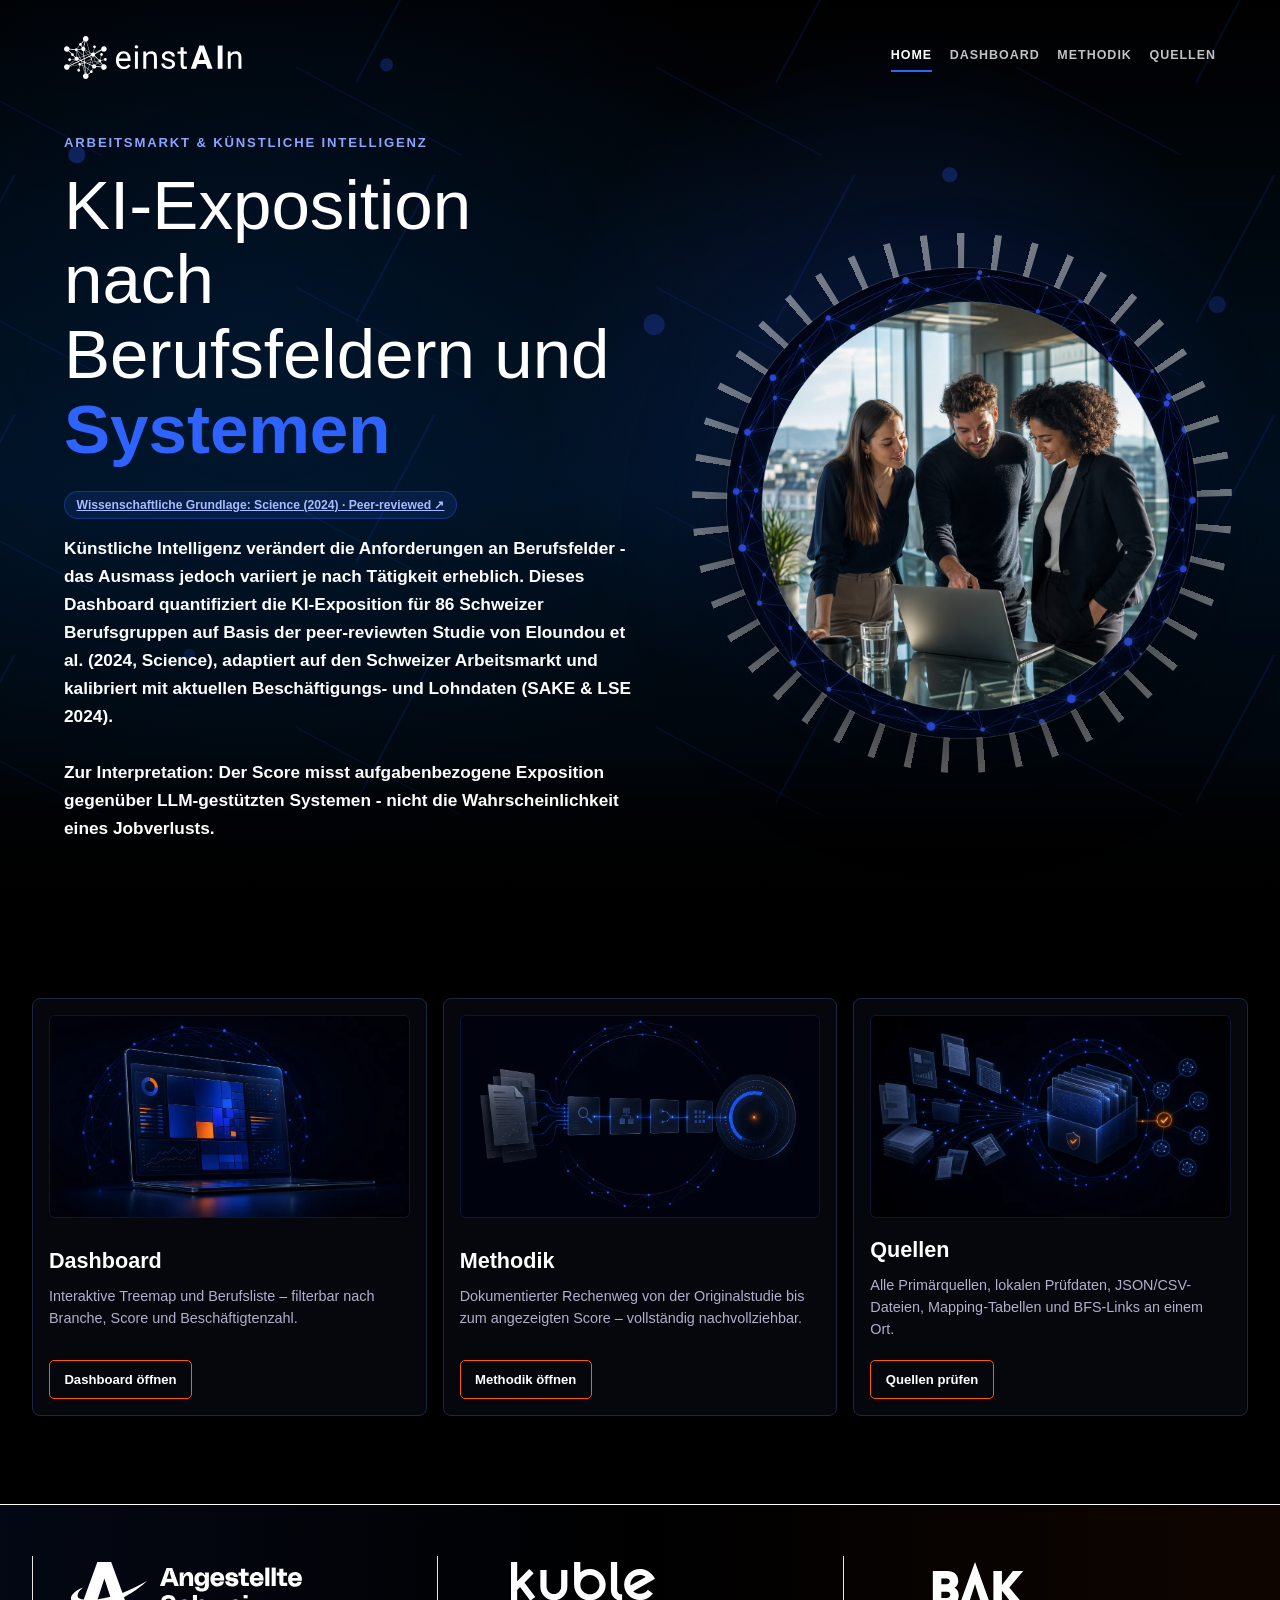
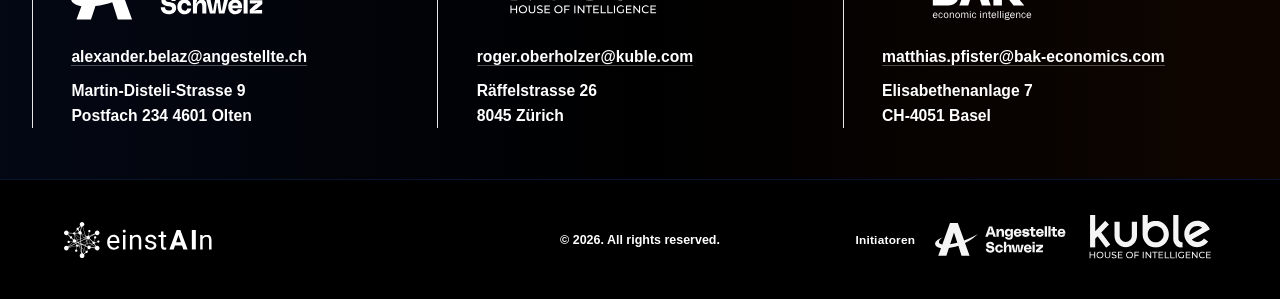
<file: index.html>
<!DOCTYPE html>
<html lang="de">
<head>
  <meta charset="UTF-8">
  <meta name="viewport" content="width=device-width, initial-scale=1.0">
  <title>KI-Exposition Schweiz</title>
  <meta name="description" content="Schweizer KI-Expositionsdashboard: Landing-Seite, Berufsdaten, Methodik und Quellen für 86 Berufsgruppen auf Basis von Eloundou et al. (2024) und BFS 2024.">
  <link rel="icon" href="assets/brand/einstain-icon.png?v=20260528" type="image/png">
  <link rel="stylesheet" href="assets/app.css?v=20260528">
  
</head>
<body>
<script>
  const LEGACY_ANCHOR_ROUTES = {
    "#dashboard": "dashboard",
    "#about": "methodik",
    "#sources": "quellen"
  };
  if (LEGACY_ANCHOR_ROUTES[window.location.hash]) {
    window.location.replace(LEGACY_ANCHOR_ROUTES[window.location.hash]);
  }
</script>

<header>
  <nav class="site-nav" aria-label="Hauptnavigation">
    <a class="site-logo" href="./" aria-label="einstAIn">
      <img src="assets/brand/einstain-logo-white.svg?v=20260528" alt="einstAIn">
    </a>
    <div class="nav-links" aria-label="Seitennavigation">
      <a href="./" class="active" aria-current="page">Home</a>
      <a href="dashboard">Dashboard</a>
      <a href="methodik">Methodik</a>
      <a href="quellen">Quellen</a>
    </div>
  </nav>
  <div class="hero-grid" id="top">
    <div class="hero-copy">
      <div class="eyebrow">Arbeitsmarkt & Künstliche Intelligenz</div>
      <h1>KI-Exposition<br>nach Berufsfeldern und <strong>Systemen</strong></h1>
      <a class="method-badge" href="https://www.science.org/doi/10.1126/science.adj0998" target="_blank" rel="noopener noreferrer">Wissenschaftliche Grundlage: Science (2024) · Peer-reviewed ↗</a>
      <p class="subtitle">
        Künstliche Intelligenz verändert die Anforderungen an Berufsfelder - das Ausmass jedoch
        variiert je nach Tätigkeit erheblich. Dieses Dashboard quantifiziert die KI-Exposition
        für 86 Schweizer Berufsgruppen auf Basis der peer-reviewten Studie von Eloundou et al.
        (2024, Science), adaptiert auf den Schweizer Arbeitsmarkt und kalibriert mit aktuellen
        Beschäftigungs- und Lohndaten (SAKE &amp; LSE 2024).
        <br><br>
        Zur Interpretation: Der Score misst aufgabenbezogene Exposition gegenüber
        LLM-gestützten Systemen - nicht die Wahrscheinlichkeit eines Jobverlusts.
      </p>
    </div>
    <div class="hero-visual" aria-hidden="true">
      <img src="assets/future-work-hero.png?v=20260528" alt="">
    </div>
  </div>
</header>

<main>
  <section class="home-overview" aria-label="Seiteneinstieg">
    <article class="home-card">
      <div class="home-card-media">
        <img src="assets/home-card-dashboard.webp?v=20260528" alt="Abstrakte Datenvisualisierung für das Dashboard">
      </div>
      <div>
        <h2>Dashboard</h2>
        <p>Interaktive Treemap und Berufsliste – filterbar nach Branche, Score und Beschäftigtenzahl.</p>
      </div>
      <a href="dashboard">Dashboard öffnen</a>
    </article>
    <article class="home-card">
      <div class="home-card-media">
        <img src="assets/home-card-methodik.webp?v=20260528" alt="Abstrakter Rechenweg von Quellen zum Score">
      </div>
      <div>
        <h2>Methodik</h2>
        <p>Dokumentierter Rechenweg von der Originalstudie bis zum angezeigten Score – vollständig nachvollziehbar.</p>
      </div>
      <a href="methodik">Methodik öffnen</a>
    </article>
    <article class="home-card">
      <div class="home-card-media">
        <img src="assets/home-card-quellen.webp?v=20260528" alt="Abstraktes Quellenarchiv mit vernetzten Prüfdaten">
      </div>
      <div>
        <h2>Quellen</h2>
        <p>Alle Primärquellen, lokalen Prüfdaten, JSON/CSV-Dateien, Mapping-Tabellen und BFS-Links an einem Ort.</p>
      </div>
      <a href="quellen">Quellen prüfen</a>
    </article>
  </section>
</main>

<section class="contact-band" aria-label="Kontakt">
  <div class="contact-card">
    <div class="contact-logo">
      <a href="https://angestellte.ch/" target="_blank" rel="noopener noreferrer" aria-label="Angestellte Schweiz">
        <img class="logo-angestellte" src="assets/brand/angestellte-schweiz-logo-white.svg?v=20260528" alt="Angestellte Schweiz">
      </a>
    </div>
    <div class="contact-line"><a href="mailto:alexander.belaz@angestellte.ch">alexander.belaz@angestellte.ch</a></div>
    <div class="contact-line">Martin-Disteli-Strasse 9<br>Postfach 234 4601 Olten</div>
  </div>
  <div class="contact-card">
    <div class="contact-logo">
      <a href="https://www.kuble.com/en" target="_blank" rel="noopener noreferrer" aria-label="Kuble - House of Intelligence">
        <img class="logo-kuble" src="assets/brand/kuble-house-logo-white.svg?v=20260528" alt="Kuble - House of Intelligence">
      </a>
    </div>
    <div class="contact-line"><a href="mailto:roger.oberholzer@kuble.com">roger.oberholzer@kuble.com</a></div>
    <div class="contact-line">Räffelstrasse 26<br>8045 Zürich</div>
  </div>
  <div class="contact-card">
    <div class="contact-logo">
      <a href="https://www.bak-economics.com/" target="_blank" rel="noopener noreferrer" aria-label="BAK Economics">
        <img class="logo-bak" src="assets/brand/bak-economics-logo-white.svg?v=20260528" alt="BAK Economics">
      </a>
    </div>
    <div class="contact-line"><a href="mailto:matthias.pfister@bak-economics.com">matthias.pfister@bak-economics.com</a></div>
    <div class="contact-line">Elisabethenanlage 7<br>CH-4051 Basel</div>
  </div>
</section>

<footer>
  <div class="footer-inner">
    <a class="site-logo site-logo--footer" href="#top" aria-label="einstAIn">
      <img src="assets/brand/einstain-logo-white.svg?v=20260528" alt="einstAIn">
    </a>
    <div class="footer-center">© 2026. All rights reserved.</div>
    <div class="footer-initiators">
      <span>Initiatoren</span>
      <a class="footer-brand footer-brand--angestellte" href="https://angestellte.ch/" target="_blank" rel="noopener noreferrer" aria-label="Angestellte Schweiz">
        <img src="assets/brand/angestellte-schweiz-logo-white.svg?v=20260528" alt="Angestellte Schweiz">
      </a>
      <a class="footer-brand footer-brand--kuble" href="https://www.kuble.com/en" target="_blank" rel="noopener noreferrer" aria-label="Kuble - House of Intelligence">
        <img src="assets/brand/kuble-house-logo-white.svg?v=20260528" alt="Kuble - House of Intelligence">
      </a>
    </div>
  </div>
</footer>
</body>
</html>
</file>
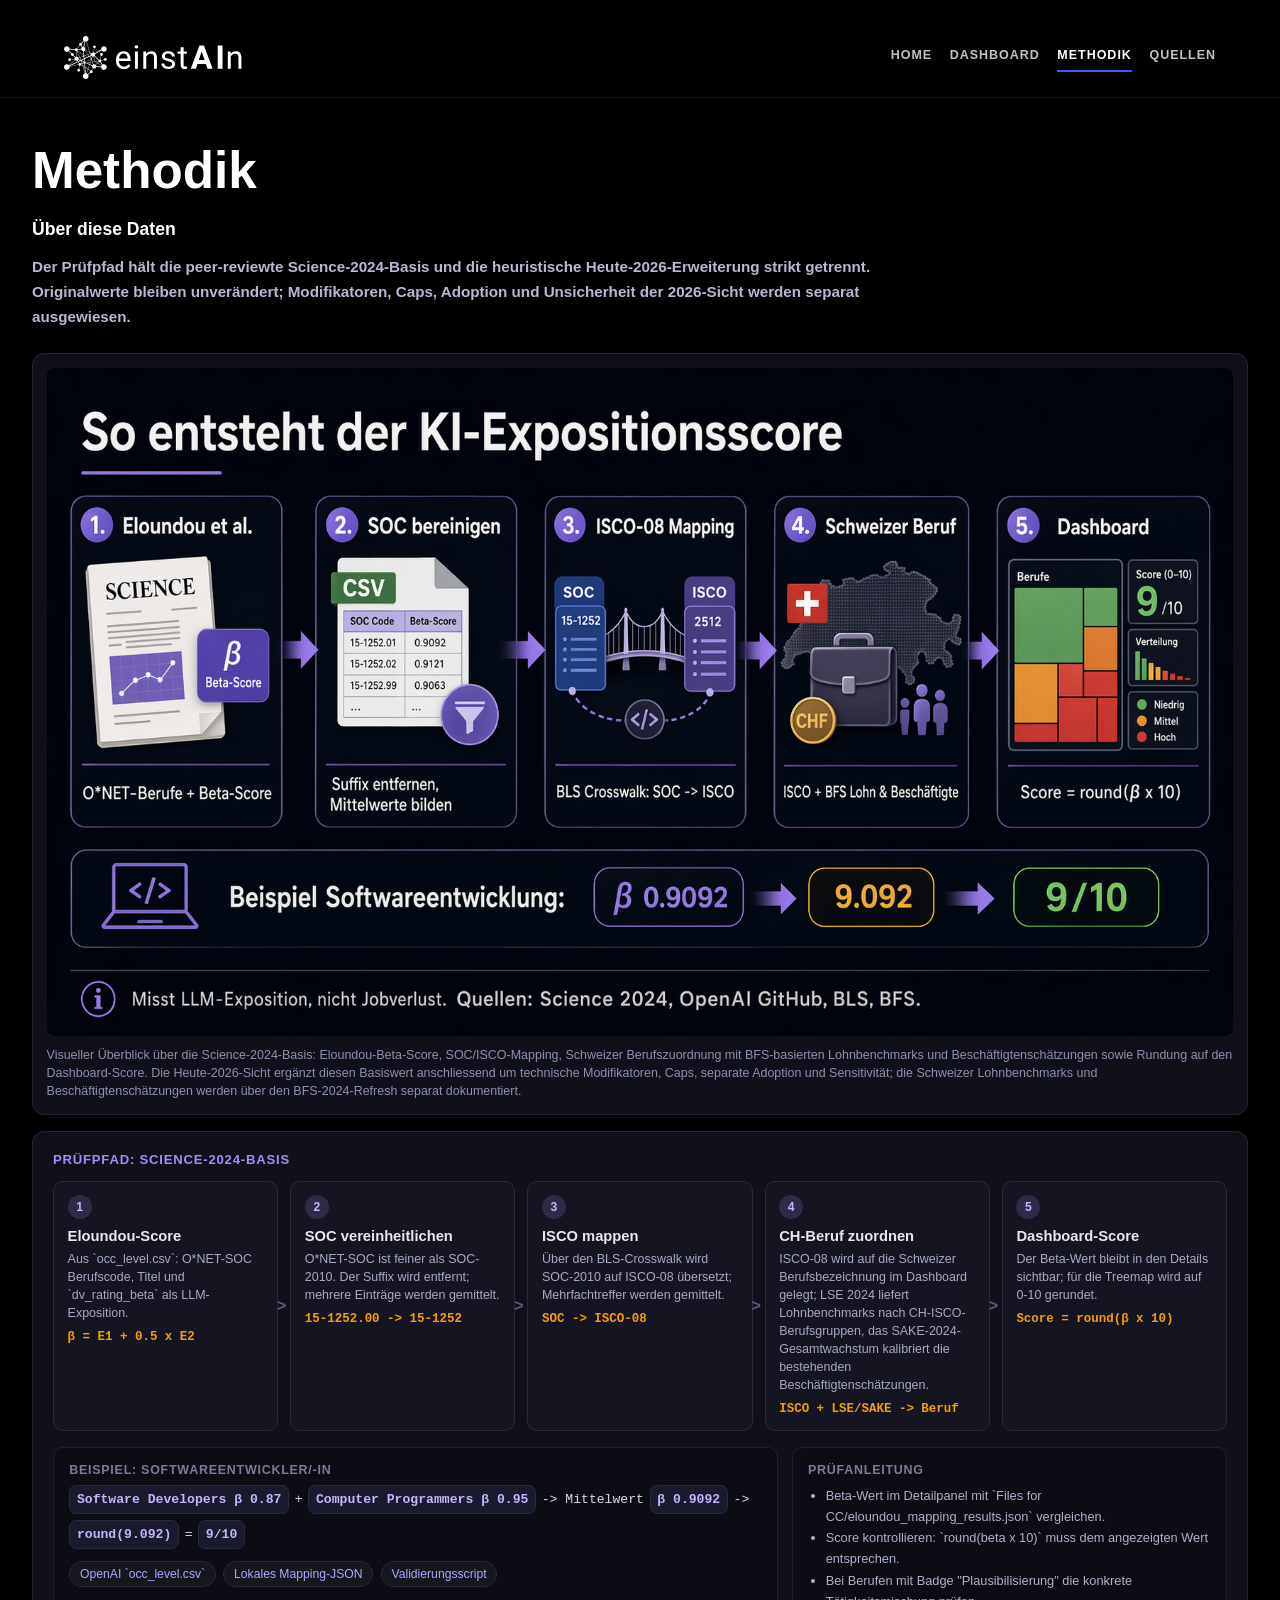
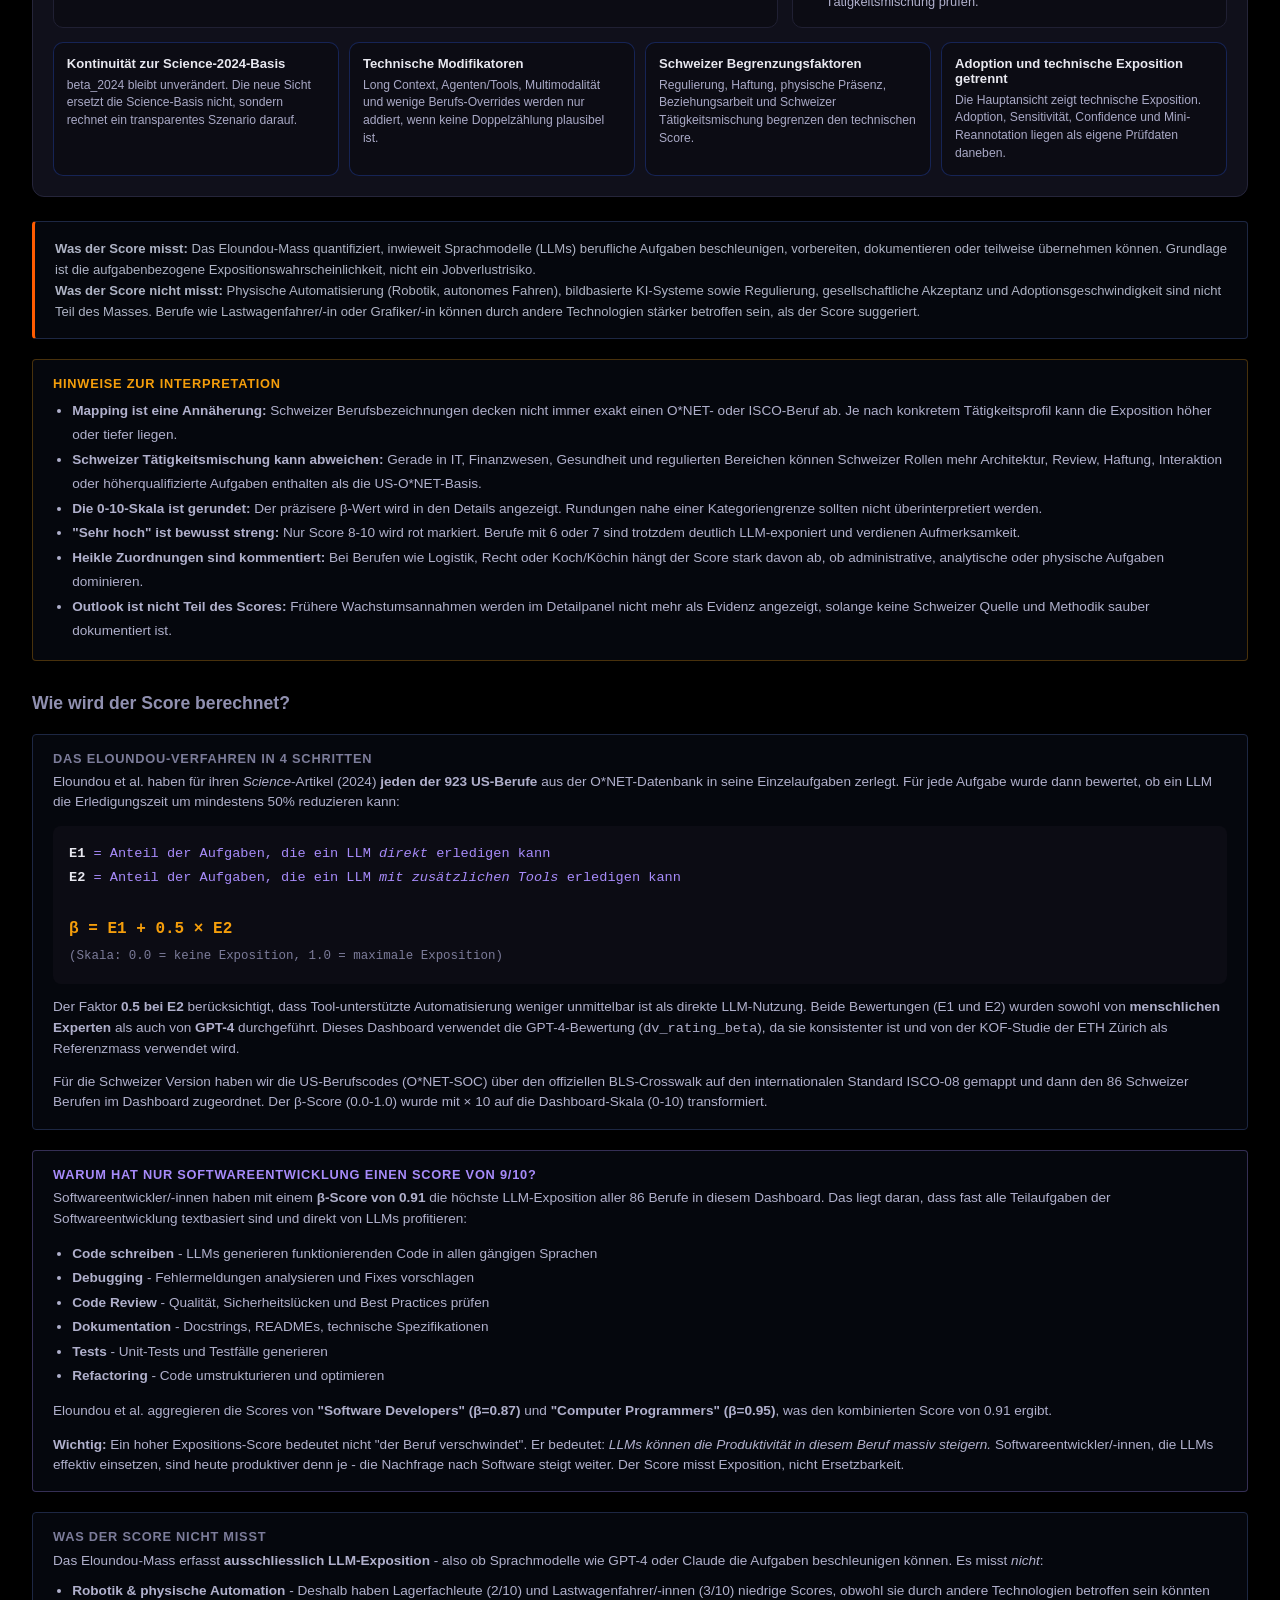
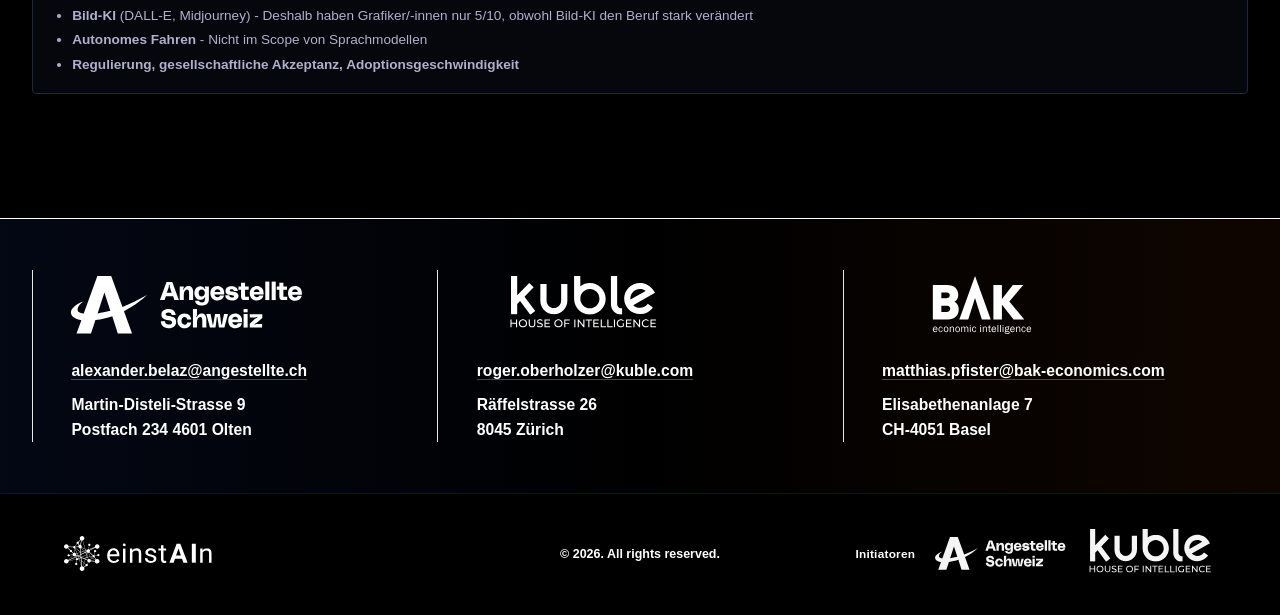
<file: methodik.html>
<!DOCTYPE html>
<html lang="de">
<head>
  <meta charset="UTF-8">
  <meta name="viewport" content="width=device-width, initial-scale=1.0">
  <title>Methodik - KI-Exposition Schweiz</title>
  <meta name="description" content="Methodik und Prüfpfad des KI-Expositionsdashboards: Eloundou-Beta, SOC/ISCO-Mapping, Schweizer Berufszuordnung, BFS-2024-Refresh und 2026-Heuristik.">
  <link rel="icon" href="assets/brand/einstain-icon.png?v=20260528" type="image/png">
  <link rel="stylesheet" href="assets/app.css?v=20260528">
  
</head>
<body>

<div class="subpage-bar" id="top">
  <nav class="site-nav" aria-label="Hauptnavigation">
    <a class="site-logo" href="./" aria-label="einstAIn">
      <img src="assets/brand/einstain-logo-white.svg?v=20260528" alt="einstAIn">
    </a>
    <div class="nav-links" aria-label="Seitennavigation">
      <a href="./">Home</a>
      <a href="dashboard">Dashboard</a>
      <a href="methodik" class="active" aria-current="page">Methodik</a>
      <a href="quellen">Quellen</a>
    </div>
  </nav>
</div>

<main>
  <section class="content-section">
    <h1 class="content-title">Methodik</h1>
    <h2>Über diese Daten</h2>
    <p class="section-lead">Der Prüfpfad hält die peer-reviewte Science-2024-Basis und die heuristische Heute-2026-Erweiterung strikt getrennt. Originalwerte bleiben unverändert; Modifikatoren, Caps, Adoption und Unsicherheit der 2026-Sicht werden separat ausgewiesen.</p>
    <figure class="method-image-card">
        <img src="assets/score-method-infographic.png?v=20260528" alt="Infografik: So entsteht der KI-Expositionsscore von Eloundou-Beta-Score über SOC-Bereinigung, ISCO-08-Mapping und BFS-Daten zum Dashboard-Score">
        <figcaption class="method-image-caption">
          Visueller Überblick über die Science-2024-Basis: Eloundou-Beta-Score, SOC/ISCO-Mapping, Schweizer Berufszuordnung mit BFS-basierten Lohnbenchmarks und Beschäftigtenschätzungen sowie Rundung auf den Dashboard-Score. Die Heute-2026-Sicht ergänzt diesen Basiswert anschliessend um technische Modifikatoren, Caps, separate Adoption und Sensitivität; die Schweizer Lohnbenchmarks und Beschäftigtenschätzungen werden über den BFS-2024-Refresh separat dokumentiert.
        </figcaption>
      </figure>
    
      <div class="method-visual" aria-label="Methodik-Illustration: Von Eloundou-Daten über Mapping, Schweizer Daten und 2026-Heuristik zum Dashboard-Score">
        <h3>Prüfpfad: Science-2024-Basis</h3>
        <div class="pipeline">
          <div class="pipeline-step">
            <div class="pipeline-num">1</div>
            <div class="pipeline-title">Eloundou-Score</div>
            <div class="pipeline-text">Aus `occ_level.csv`: O*NET-SOC Berufscode, Titel und `dv_rating_beta` als LLM-Exposition.</div>
            <span class="pipeline-formula">β = E1 + 0.5 x E2</span>
          </div>
          <div class="pipeline-step">
            <div class="pipeline-num">2</div>
            <div class="pipeline-title">SOC vereinheitlichen</div>
            <div class="pipeline-text">O*NET-SOC ist feiner als SOC-2010. Der Suffix wird entfernt; mehrere Einträge werden gemittelt.</div>
            <span class="pipeline-formula">15-1252.00 -> 15-1252</span>
          </div>
          <div class="pipeline-step">
            <div class="pipeline-num">3</div>
            <div class="pipeline-title">ISCO mappen</div>
            <div class="pipeline-text">Über den BLS-Crosswalk wird SOC-2010 auf ISCO-08 übersetzt; Mehrfachtreffer werden gemittelt.</div>
            <span class="pipeline-formula">SOC -> ISCO-08</span>
          </div>
          <div class="pipeline-step">
            <div class="pipeline-num">4</div>
            <div class="pipeline-title">CH-Beruf zuordnen</div>
            <div class="pipeline-text">ISCO-08 wird auf die Schweizer Berufsbezeichnung im Dashboard gelegt; LSE 2024 liefert Lohnbenchmarks nach CH-ISCO-Berufsgruppen, das SAKE-2024-Gesamtwachstum kalibriert die bestehenden Beschäftigtenschätzungen.</div>
            <span class="pipeline-formula">ISCO + LSE/SAKE -> Beruf</span>
          </div>
          <div class="pipeline-step">
            <div class="pipeline-num">5</div>
            <div class="pipeline-title">Dashboard-Score</div>
            <div class="pipeline-text">Der Beta-Wert bleibt in den Details sichtbar; für die Treemap wird auf 0-10 gerundet.</div>
            <span class="pipeline-formula">Score = round(β x 10)</span>
          </div>
        </div>
    
        <div class="method-example">
          <div class="example-card">
            <h4>Beispiel: Softwareentwickler/-in</h4>
            <div class="calc-row">
              <span class="calc-chip">Software Developers β 0.87</span>
              <span>+</span>
              <span class="calc-chip">Computer Programmers β 0.95</span>
              <span>-> Mittelwert</span>
              <span class="calc-chip">β 0.9092</span>
              <span>-></span>
              <span class="calc-chip">round(9.092)</span>
              <span>=</span>
              <span class="calc-chip">9/10</span>
            </div>
            <div class="source-links">
              <a class="source-pill" href="https://github.com/openai/GPTs-are-GPTs/blob/main/data/occ_level.csv" target="_blank" rel="noopener noreferrer">OpenAI `occ_level.csv`</a>
              <a class="source-pill" href="Files%20for%20CC/eloundou_mapping_results.json">Lokales Mapping-JSON</a>
              <a class="source-pill" href="scripts/validate-dashboard.js">Validierungsscript</a>
            </div>
          </div>
          <div class="audit-card">
            <h4>Prüfanleitung</h4>
            <ul>
              <li>Beta-Wert im Detailpanel mit `Files for CC/eloundou_mapping_results.json` vergleichen.</li>
              <li>Score kontrollieren: `round(beta x 10)` muss dem angezeigten Wert entsprechen.</li>
              <li>Bei Berufen mit Badge "Plausibilisierung" die konkrete Tätigkeitsmischung prüfen.</li>
            </ul>
          </div>
        </div>
    
        <div class="today-audit-row" aria-label="Zusatzprüfpfad für die Heute-2026-Sicht">
          <div class="today-audit-step">
            <b>Kontinuität zur Science-2024-Basis</b>
            <span>beta_2024 bleibt unverändert. Die neue Sicht ersetzt die Science-Basis nicht, sondern rechnet ein transparentes Szenario darauf.</span>
          </div>
          <div class="today-audit-step">
            <b>Technische Modifikatoren</b>
            <span>Long Context, Agenten/Tools, Multimodalität und wenige Berufs-Overrides werden nur addiert, wenn keine Doppelzählung plausibel ist.</span>
          </div>
          <div class="today-audit-step">
            <b>Schweizer Begrenzungsfaktoren</b>
            <span>Regulierung, Haftung, physische Präsenz, Beziehungsarbeit und Schweizer Tätigkeitsmischung begrenzen den technischen Score.</span>
          </div>
          <div class="today-audit-step">
            <b>Adoption und technische Exposition getrennt</b>
            <span>Die Hauptansicht zeigt technische Exposition. Adoption, Sensitivität, Confidence und Mini-Reannotation liegen als eigene Prüfdaten daneben.</span>
          </div>
        </div>
      </div>
    <div class="disclaimer">
        <p><strong>Was der Score misst:</strong> Das Eloundou-Mass quantifiziert, inwieweit Sprachmodelle (LLMs) berufliche Aufgaben beschleunigen, vorbereiten, dokumentieren oder teilweise übernehmen können. Grundlage ist die aufgabenbezogene Expositionswahrscheinlichkeit, nicht ein Jobverlustrisiko.</p>
        <p><strong>Was der Score nicht misst:</strong> Physische Automatisierung (Robotik, autonomes Fahren), bildbasierte KI-Systeme sowie Regulierung, gesellschaftliche Akzeptanz und Adoptionsgeschwindigkeit sind nicht Teil des Masses. Berufe wie Lastwagenfahrer/-in oder Grafiker/-in können durch andere Technologien stärker betroffen sein, als der Score suggeriert.</p>
      </div>
    <div class="source-card" style="margin-top:1.25rem;border-color:rgba(245,158,11,0.28);">
        <h3 style="color:#f59e0b;">Hinweise zur Interpretation</h3>
        <ul style="margin:0.5rem 0 0 1.2rem;color:#b0b0cc;line-height:1.8;font-size:0.85rem;">
          <li><strong>Mapping ist eine Annäherung:</strong> Schweizer Berufsbezeichnungen decken nicht immer exakt einen O*NET- oder ISCO-Beruf ab. Je nach konkretem Tätigkeitsprofil kann die Exposition höher oder tiefer liegen.</li>
          <li><strong>Schweizer Tätigkeitsmischung kann abweichen:</strong> Gerade in IT, Finanzwesen, Gesundheit und regulierten Bereichen können Schweizer Rollen mehr Architektur, Review, Haftung, Interaktion oder höherqualifizierte Aufgaben enthalten als die US-O*NET-Basis.</li>
          <li><strong>Die 0-10-Skala ist gerundet:</strong> Der präzisere β-Wert wird in den Details angezeigt. Rundungen nahe einer Kategoriengrenze sollten nicht überinterpretiert werden.</li>
          <li><strong>"Sehr hoch" ist bewusst streng:</strong> Nur Score 8-10 wird rot markiert. Berufe mit 6 oder 7 sind trotzdem deutlich LLM-exponiert und verdienen Aufmerksamkeit.</li>
          <li><strong>Heikle Zuordnungen sind kommentiert:</strong> Bei Berufen wie Logistik, Recht oder Koch/Köchin hängt der Score stark davon ab, ob administrative, analytische oder physische Aufgaben dominieren.</li>
          <li><strong>Outlook ist nicht Teil des Scores:</strong> Frühere Wachstumsannahmen werden im Detailpanel nicht mehr als Evidenz angezeigt, solange keine Schweizer Quelle und Methodik sauber dokumentiert ist.</li>
        </ul>
      </div>
    <!-- Methodik-Erklärung -->
      <div style="margin-top:2rem;">
        <h2 style="font-size:1.1rem;color:#9090b0;margin-bottom:1.25rem;display:flex;align-items:center;gap:0.5rem;">Wie wird der Score berechnet?</h2>
    
        <div class="source-card" style="margin-bottom:1.25rem;">
          <h3>Das Eloundou-Verfahren in 4 Schritten</h3>
          <p style="margin-bottom:0.8rem;">
            Eloundou et al. haben für ihren <em>Science</em>-Artikel (2024) <strong>jeden der 923 US-Berufe</strong> aus der O*NET-Datenbank in seine Einzelaufgaben zerlegt.
            Für jede Aufgabe wurde dann bewertet, ob ein LLM die Erledigungszeit um mindestens 50% reduzieren kann:
          </p>
          <div style="background:#0c0c14;border-radius:8px;padding:1rem;margin-bottom:0.8rem;font-family:monospace;font-size:0.85rem;color:#a78bfa;line-height:1.8;">
            <strong style="color:#e8e8f0;">E1</strong> = Anteil der Aufgaben, die ein LLM <em>direkt</em> erledigen kann<br>
            <strong style="color:#e8e8f0;">E2</strong> = Anteil der Aufgaben, die ein LLM <em>mit zusätzlichen Tools</em> erledigen kann<br>
            <br>
            <strong style="color:#f59e0b;font-size:1rem;">β = E1 + 0.5 × E2</strong><br>
            <span style="color:#7c7c9a;font-size:0.78rem;">(Skala: 0.0 = keine Exposition, 1.0 = maximale Exposition)</span>
          </div>
          <p style="margin-bottom:0.8rem;">
            Der Faktor <strong>0.5 bei E2</strong> berücksichtigt, dass Tool-unterstützte Automatisierung weniger unmittelbar ist als direkte LLM-Nutzung.
            Beide Bewertungen (E1 und E2) wurden sowohl von <strong>menschlichen Experten</strong> als auch von <strong>GPT-4</strong> durchgeführt.
            Dieses Dashboard verwendet die GPT-4-Bewertung (<code>dv_rating_beta</code>), da sie konsistenter ist und von der KOF-Studie der ETH Zürich als Referenzmass verwendet wird.
          </p>
          <p>
            Für die Schweizer Version haben wir die US-Berufscodes (O*NET-SOC) über den offiziellen BLS-Crosswalk auf den internationalen Standard ISCO-08 gemappt
            und dann den 86 Schweizer Berufen im Dashboard zugeordnet. Der β-Score (0.0-1.0) wurde mit × 10 auf die Dashboard-Skala (0-10) transformiert.
          </p>
        </div>
    
        <div class="source-card" style="margin-bottom:1.25rem;border-color:rgba(167,139,250,0.3);">
          <h3 style="color:#a78bfa;">Warum hat nur Softwareentwicklung einen Score von 9/10?</h3>
          <p style="margin-bottom:0.8rem;">
            Softwareentwickler/-innen haben mit einem <strong>β-Score von 0.91</strong> die höchste LLM-Exposition aller 86 Berufe in diesem Dashboard.
            Das liegt daran, dass fast alle Teilaufgaben der Softwareentwicklung textbasiert sind und direkt von LLMs profitieren:
          </p>
          <ul style="margin:0 0 0.8rem 1.2rem;color:#b0b0cc;line-height:1.8;font-size:0.85rem;">
            <li><strong>Code schreiben</strong> - LLMs generieren funktionierenden Code in allen gängigen Sprachen</li>
            <li><strong>Debugging</strong> - Fehlermeldungen analysieren und Fixes vorschlagen</li>
            <li><strong>Code Review</strong> - Qualität, Sicherheitslücken und Best Practices prüfen</li>
            <li><strong>Dokumentation</strong> - Docstrings, READMEs, technische Spezifikationen</li>
            <li><strong>Tests</strong> - Unit-Tests und Testfälle generieren</li>
            <li><strong>Refactoring</strong> - Code umstrukturieren und optimieren</li>
          </ul>
          <p style="margin-bottom:0.8rem;">
            Eloundou et al. aggregieren die Scores von <strong>"Software Developers" (β=0.87)</strong> und <strong>"Computer Programmers" (β=0.95)</strong>,
            was den kombinierten Score von 0.91 ergibt.
          </p>
          <p>
            <strong>Wichtig:</strong> Ein hoher Expositions-Score bedeutet nicht "der Beruf verschwindet".
            Er bedeutet: <em>LLMs können die Produktivität in diesem Beruf massiv steigern.</em>
            Softwareentwickler/-innen, die LLMs effektiv einsetzen, sind heute produktiver denn je - die Nachfrage nach Software steigt weiter.
            Der Score misst Exposition, nicht Ersetzbarkeit.
          </p>
        </div>
    
        <div class="source-card" style="margin-bottom:1.25rem;">
          <h3>Was der Score nicht misst</h3>
          <p>
            Das Eloundou-Mass erfasst <strong>ausschliesslich LLM-Exposition</strong> - also ob Sprachmodelle wie GPT-4 oder Claude die Aufgaben beschleunigen können.
            Es misst <em>nicht</em>:
          </p>
          <ul style="margin:0.5rem 0 0 1.2rem;color:#b0b0cc;line-height:1.8;font-size:0.85rem;">
            <li><strong>Robotik & physische Automation</strong> - Deshalb haben Lagerfachleute (2/10) und Lastwagenfahrer/-innen (3/10) niedrige Scores, obwohl sie durch andere Technologien betroffen sein könnten</li>
            <li><strong>Bild-KI</strong> (DALL-E, Midjourney) - Deshalb haben Grafiker/-innen nur 5/10, obwohl Bild-KI den Beruf stark verändert</li>
            <li><strong>Autonomes Fahren</strong> - Nicht im Scope von Sprachmodellen</li>
            <li><strong>Regulierung, gesellschaftliche Akzeptanz, Adoptionsgeschwindigkeit</strong></li>
          </ul>
        </div>
    
        </div>
  </section>
</main>

<section class="contact-band" aria-label="Kontakt">
  <div class="contact-card">
    <div class="contact-logo">
      <a href="https://angestellte.ch/" target="_blank" rel="noopener noreferrer" aria-label="Angestellte Schweiz">
        <img class="logo-angestellte" src="assets/brand/angestellte-schweiz-logo-white.svg?v=20260528" alt="Angestellte Schweiz">
      </a>
    </div>
    <div class="contact-line"><a href="mailto:alexander.belaz@angestellte.ch">alexander.belaz@angestellte.ch</a></div>
    <div class="contact-line">Martin-Disteli-Strasse 9<br>Postfach 234 4601 Olten</div>
  </div>
  <div class="contact-card">
    <div class="contact-logo">
      <a href="https://www.kuble.com/en" target="_blank" rel="noopener noreferrer" aria-label="Kuble - House of Intelligence">
        <img class="logo-kuble" src="assets/brand/kuble-house-logo-white.svg?v=20260528" alt="Kuble - House of Intelligence">
      </a>
    </div>
    <div class="contact-line"><a href="mailto:roger.oberholzer@kuble.com">roger.oberholzer@kuble.com</a></div>
    <div class="contact-line">Räffelstrasse 26<br>8045 Zürich</div>
  </div>
  <div class="contact-card">
    <div class="contact-logo">
      <a href="https://www.bak-economics.com/" target="_blank" rel="noopener noreferrer" aria-label="BAK Economics">
        <img class="logo-bak" src="assets/brand/bak-economics-logo-white.svg?v=20260528" alt="BAK Economics">
      </a>
    </div>
    <div class="contact-line"><a href="mailto:matthias.pfister@bak-economics.com">matthias.pfister@bak-economics.com</a></div>
    <div class="contact-line">Elisabethenanlage 7<br>CH-4051 Basel</div>
  </div>
</section>

<footer>
  <div class="footer-inner">
    <a class="site-logo site-logo--footer" href="#top" aria-label="einstAIn">
      <img src="assets/brand/einstain-logo-white.svg?v=20260528" alt="einstAIn">
    </a>
    <div class="footer-center">© 2026. All rights reserved.</div>
    <div class="footer-initiators">
      <span>Initiatoren</span>
      <a class="footer-brand footer-brand--angestellte" href="https://angestellte.ch/" target="_blank" rel="noopener noreferrer" aria-label="Angestellte Schweiz">
        <img src="assets/brand/angestellte-schweiz-logo-white.svg?v=20260528" alt="Angestellte Schweiz">
      </a>
      <a class="footer-brand footer-brand--kuble" href="https://www.kuble.com/en" target="_blank" rel="noopener noreferrer" aria-label="Kuble - House of Intelligence">
        <img src="assets/brand/kuble-house-logo-white.svg?v=20260528" alt="Kuble - House of Intelligence">
      </a>
    </div>
  </div>
</footer>
</body>
</html>
</file>
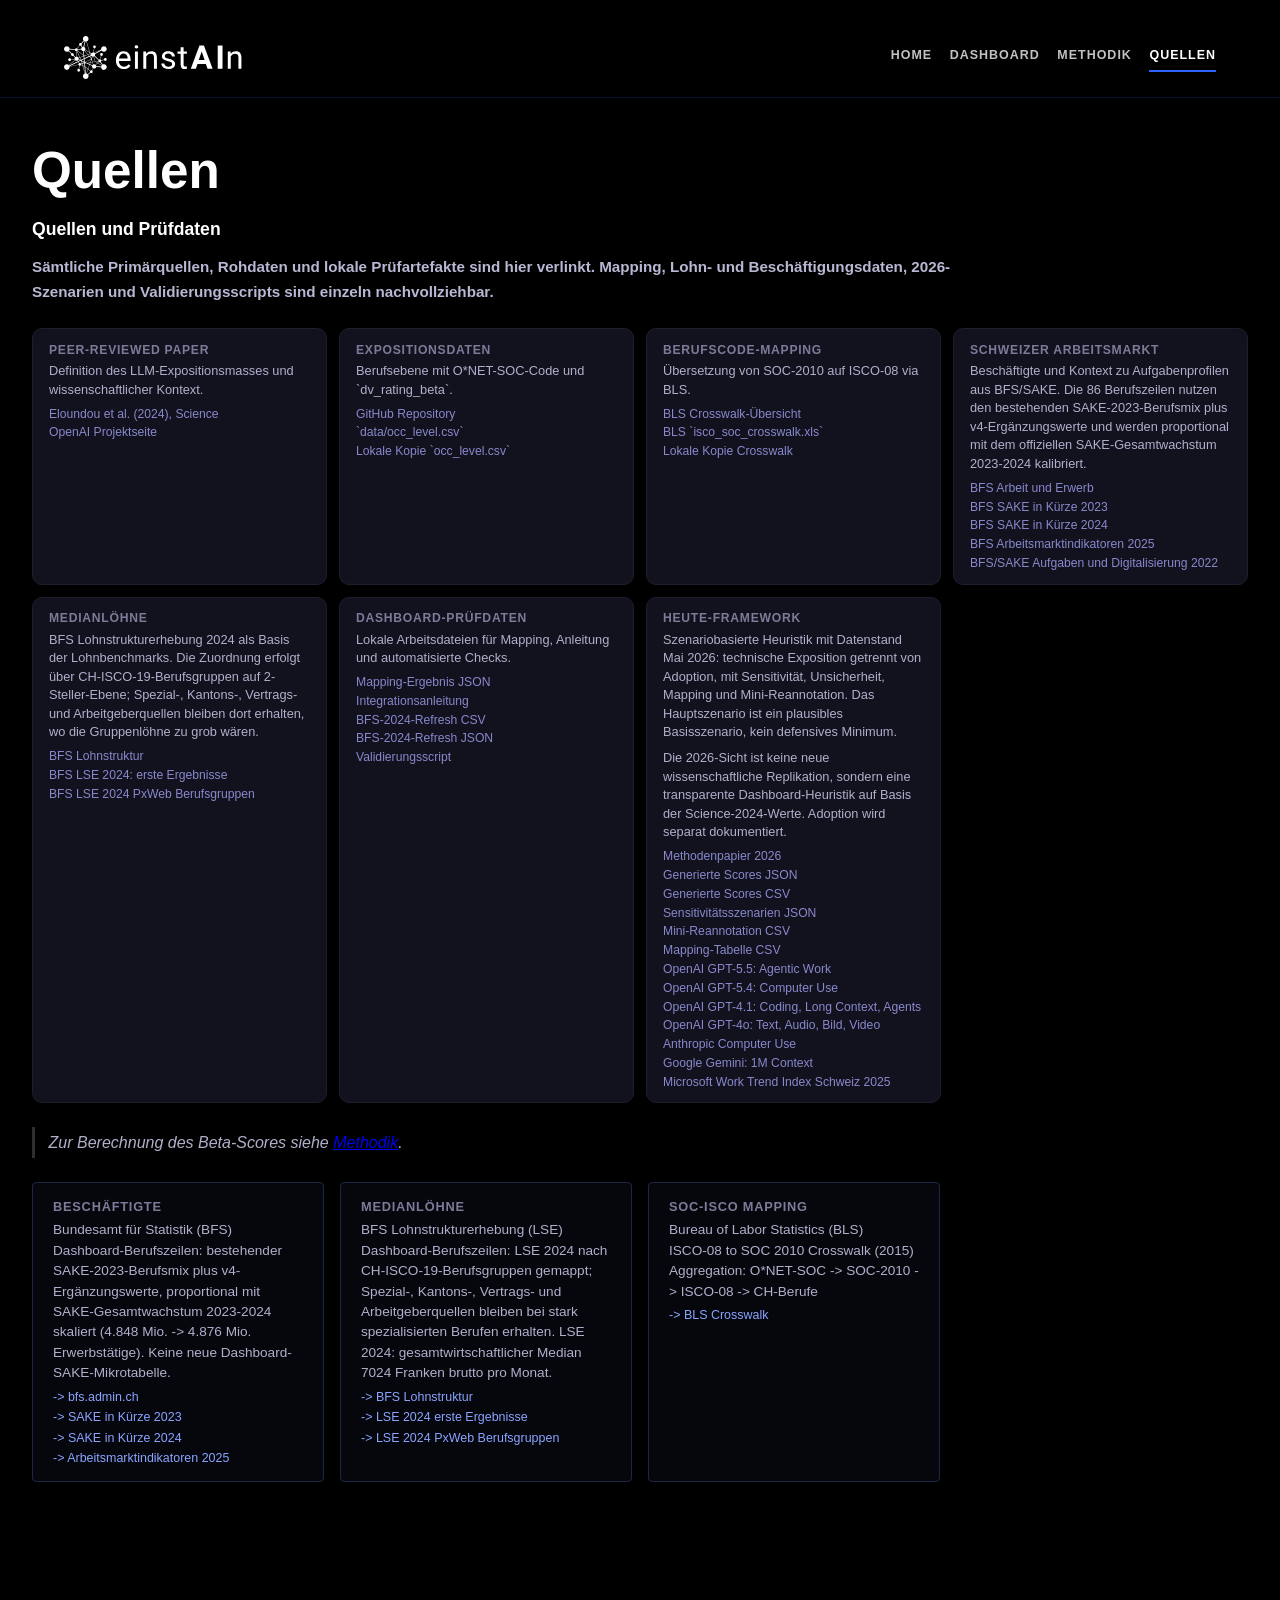
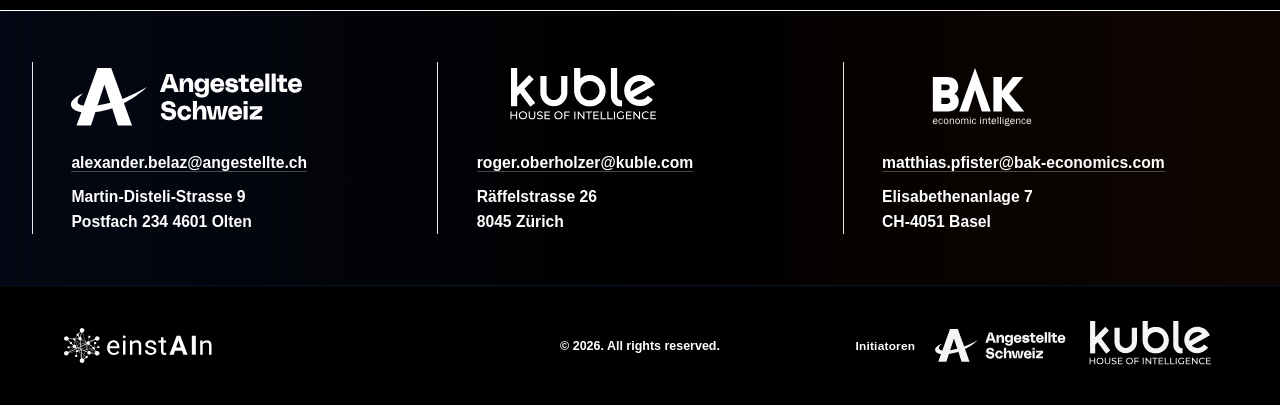
<file: quellen.html>
<!DOCTYPE html>
<html lang="de">
<head>
  <meta charset="UTF-8">
  <meta name="viewport" content="width=device-width, initial-scale=1.0">
  <title>Quellen - KI-Exposition Schweiz</title>
  <meta name="description" content="Quellen und Prüfdaten für das Schweizer KI-Expositionsdashboard: Science Paper, OpenAI-Datensatz, BLS Crosswalk, BFS LSE/SAKE 2024 und lokale CSV/JSON-Artefakte.">
  <link rel="icon" href="assets/brand/einstain-icon.png?v=20260528" type="image/png">
  <link rel="stylesheet" href="assets/app.css?v=20260528">
  
</head>
<body>

<div class="subpage-bar" id="top">
  <nav class="site-nav" aria-label="Hauptnavigation">
    <a class="site-logo" href="./" aria-label="einstAIn">
      <img src="assets/brand/einstain-logo-white.svg?v=20260528" alt="einstAIn">
    </a>
    <div class="nav-links" aria-label="Seitennavigation">
      <a href="./">Home</a>
      <a href="dashboard">Dashboard</a>
      <a href="methodik">Methodik</a>
      <a href="quellen" class="active" aria-current="page">Quellen</a>
    </div>
  </nav>
</div>

<main>
  <section class="content-section">
    <h1 class="content-title">Quellen</h1>
    <h2>Quellen und Prüfdaten</h2>
    <p class="section-lead">Sämtliche Primärquellen, Rohdaten und lokale Prüfartefakte sind hier verlinkt. Mapping, Lohn- und Beschäftigungsdaten, 2026-Szenarien und Validierungsscripts sind einzeln nachvollziehbar.</p>
    <div class="source-index" id="sources" aria-label="Alle Quellen und lokale Prüfdaten">
        <div class="source-index-card">
          <h3>Peer-reviewed Paper</h3>
          <p>Definition des LLM-Expositionsmasses und wissenschaftlicher Kontext.</p>
          <a href="https://www.science.org/doi/10.1126/science.adj0998" target="_blank" rel="noopener noreferrer">Eloundou et al. (2024), Science</a>
          <a href="https://openai.com/index/gpts-are-gpts/" target="_blank" rel="noopener noreferrer">OpenAI Projektseite</a>
        </div>
        <div class="source-index-card">
          <h3>Expositionsdaten</h3>
          <p>Berufsebene mit O*NET-SOC-Code und `dv_rating_beta`.</p>
          <a href="https://github.com/openai/GPTs-are-GPTs" target="_blank" rel="noopener noreferrer">GitHub Repository</a>
          <a href="https://github.com/openai/GPTs-are-GPTs/blob/main/data/occ_level.csv" target="_blank" rel="noopener noreferrer">`data/occ_level.csv`</a>
          <a href="Files%20for%20CC/occ_level.csv">Lokale Kopie `occ_level.csv`</a>
        </div>
        <div class="source-index-card">
          <h3>Berufscode-Mapping</h3>
          <p>Übersetzung von SOC-2010 auf ISCO-08 via BLS.</p>
          <a href="https://www.bls.gov/soc/soccrosswalks.htm" target="_blank" rel="noopener noreferrer">BLS Crosswalk-Übersicht</a>
          <a href="https://www.bls.gov/soc/isco_soc_crosswalk.xls" target="_blank" rel="noopener noreferrer">BLS `isco_soc_crosswalk.xls`</a>
          <a href="Files%20for%20CC/isco_soc_crosswalk.xls">Lokale Kopie Crosswalk</a>
        </div>
        <div class="source-index-card">
          <h3>Schweizer Arbeitsmarkt</h3>
          <p>Beschäftigte und Kontext zu Aufgabenprofilen aus BFS/SAKE. Die 86 Berufszeilen nutzen den bestehenden SAKE-2023-Berufsmix plus v4-Ergänzungswerte und werden proportional mit dem offiziellen SAKE-Gesamtwachstum 2023-2024 kalibriert.</p>
          <a href="https://www.bfs.admin.ch/bfs/de/home/statistiken/arbeit-erwerb.html" target="_blank" rel="noopener noreferrer">BFS Arbeit und Erwerb</a>
          <a href="https://dam-api.bfs.admin.ch/hub/api/dam/assets/32069034/master" target="_blank" rel="noopener noreferrer">BFS SAKE in Kürze 2023</a>
          <a href="https://dam-api.bfs.admin.ch/hub/api/dam/assets/36035149/master" target="_blank" rel="noopener noreferrer">BFS SAKE in Kürze 2024</a>
          <a href="https://www.swissstats.bfs.admin.ch/data/webviewer/appId/ch.admin.bfs.swissstat/article/issue25032062506-01/package" target="_blank" rel="noopener noreferrer">BFS Arbeitsmarktindikatoren 2025</a>
          <a href="https://www.swissstats.bfs.admin.ch/data/webviewer/appId/ch.admin.bfs.swissstat/article/issue240323012200-01/package" target="_blank" rel="noopener noreferrer">BFS/SAKE Aufgaben und Digitalisierung 2022</a>
        </div>
        <div class="source-index-card">
          <h3>Medianlöhne</h3>
          <p>BFS Lohnstrukturerhebung 2024 als Basis der Lohnbenchmarks. Die Zuordnung erfolgt über CH-ISCO-19-Berufsgruppen auf 2-Steller-Ebene; Spezial-, Kantons-, Vertrags- und Arbeitgeberquellen bleiben dort erhalten, wo die Gruppenlöhne zu grob wären.</p>
          <a href="https://www.bfs.admin.ch/bfs/de/home/statistiken/arbeit-erwerb/loehne-erwerbseinkommen-arbeitskosten/lohnstruktur.html" target="_blank" rel="noopener noreferrer">BFS Lohnstruktur</a>
          <a href="https://dam-api.bfs.admin.ch/hub/api/dam/assets/36195847/master" target="_blank" rel="noopener noreferrer">BFS LSE 2024: erste Ergebnisse</a>
          <a href="https://www.pxweb-admin-a.bfs.admin.ch/pxweb/de/px-x-0304010000_205/-/px-x-0304010000_205.px/" target="_blank" rel="noopener noreferrer">BFS LSE 2024 PxWeb Berufsgruppen</a>
        </div>
        <div class="source-index-card">
          <h3>Dashboard-Prüfdaten</h3>
          <p>Lokale Arbeitsdateien für Mapping, Anleitung und automatisierte Checks.</p>
          <a href="Files%20for%20CC/eloundou_mapping_results.json">Mapping-Ergebnis JSON</a>
          <a href="Files%20for%20CC/anleitung-eloundou-scores-integration.txt">Integrationsanleitung</a>
          <a href="data/bfs-2024-refresh.csv">BFS-2024-Refresh CSV</a>
          <a href="data/bfs-2024-refresh.json">BFS-2024-Refresh JSON</a>
          <a href="scripts/validate-dashboard.js">Validierungsscript</a>
        </div>
        <div class="source-index-card">
          <h3>Heute-Framework</h3>
          <p>Szenariobasierte Heuristik mit Datenstand Mai 2026: technische Exposition getrennt von Adoption, mit Sensitivität, Unsicherheit, Mapping und Mini-Reannotation. Das Hauptszenario ist ein plausibles Basisszenario, kein defensives Minimum.</p>
          <p>Die 2026-Sicht ist keine neue wissenschaftliche Replikation, sondern eine transparente Dashboard-Heuristik auf Basis der Science-2024-Werte. Adoption wird separat dokumentiert.</p>
          <a href="docs/ai-exposure-framework-2026" target="_blank" rel="noopener noreferrer">Methodenpapier 2026</a>
          <a href="data/today-scores-2026.json" target="_blank" rel="noopener noreferrer">Generierte Scores JSON</a>
          <a href="data/today-scores-2026.csv" target="_blank" rel="noopener noreferrer">Generierte Scores CSV</a>
          <a href="data/scenario-summary-2026.json" target="_blank" rel="noopener noreferrer">Sensitivitätsszenarien JSON</a>
          <a href="data/reannotation-sample-2026.csv" target="_blank" rel="noopener noreferrer">Mini-Reannotation CSV</a>
          <a href="data/mapping-2026.csv" target="_blank" rel="noopener noreferrer">Mapping-Tabelle CSV</a>
          <a href="https://openai.com/index/introducing-gpt-5-5/" target="_blank" rel="noopener noreferrer">OpenAI GPT-5.5: Agentic Work</a>
          <a href="https://openai.com/index/introducing-gpt-5-4/" target="_blank" rel="noopener noreferrer">OpenAI GPT-5.4: Computer Use</a>
          <a href="https://openai.com/index/gpt-4-1/" target="_blank" rel="noopener noreferrer">OpenAI GPT-4.1: Coding, Long Context, Agents</a>
          <a href="https://openai.com/index/hello-gpt-4o/" target="_blank" rel="noopener noreferrer">OpenAI GPT-4o: Text, Audio, Bild, Video</a>
          <a href="https://platform.claude.com/docs/en/agents-and-tools/tool-use/computer-use-tool" target="_blank" rel="noopener noreferrer">Anthropic Computer Use</a>
          <a href="https://blog.google/products-and-platforms/products/gemini/google-gemini-update-may-2024/" target="_blank" rel="noopener noreferrer">Google Gemini: 1M Context</a>
          <a href="https://news.microsoft.com/source/emea/2025/04/2025-work-trend-index-swiss-organizations-lead-in-ai-adoption-52-automate-entire-business-processes-surpassing-global-and-european-averages/" target="_blank" rel="noopener noreferrer">Microsoft Work Trend Index Schweiz 2025</a>
        </div>
      </div>
    
      <p style="margin:1.5rem 0;font-style:italic;color:#b0b0cc;border-left:3px solid rgba(255,255,255,0.18);padding:0.4rem 0 0.4rem 0.85rem;">Zur Berechnung des Beta-Scores siehe <a href="methodik">Methodik</a>.</p>

      <div class="source-grid">
        <div class="source-card">
          <h3>Beschäftigte</h3>
          <p>Bundesamt für Statistik (BFS)<br>Dashboard-Berufszeilen: bestehender SAKE-2023-Berufsmix plus v4-Ergänzungswerte, proportional mit SAKE-Gesamtwachstum 2023-2024 skaliert (4.848 Mio. -> 4.876 Mio. Erwerbstätige). Keine neue Dashboard-SAKE-Mikrotabelle.</p>
          <a href="https://www.bfs.admin.ch/bfs/de/home/statistiken/arbeit-erwerb.html" target="_blank" rel="noopener noreferrer">-> bfs.admin.ch</a>
          <a href="https://dam-api.bfs.admin.ch/hub/api/dam/assets/32069034/master" target="_blank" rel="noopener noreferrer">-> SAKE in Kürze 2023</a>
          <a href="https://dam-api.bfs.admin.ch/hub/api/dam/assets/36035149/master" target="_blank" rel="noopener noreferrer">-> SAKE in Kürze 2024</a>
          <a href="https://www.swissstats.bfs.admin.ch/data/webviewer/appId/ch.admin.bfs.swissstat/article/issue25032062506-01/package" target="_blank" rel="noopener noreferrer">-> Arbeitsmarktindikatoren 2025</a>
        </div>
        <div class="source-card">
          <h3>Medianlöhne</h3>
          <p>BFS Lohnstrukturerhebung (LSE)<br>Dashboard-Berufszeilen: LSE 2024 nach CH-ISCO-19-Berufsgruppen gemappt; Spezial-, Kantons-, Vertrags- und Arbeitgeberquellen bleiben bei stark spezialisierten Berufen erhalten. LSE 2024: gesamtwirtschaftlicher Median 7024 Franken brutto pro Monat.</p>
          <a href="https://www.bfs.admin.ch/bfs/de/home/statistiken/arbeit-erwerb/loehne-erwerbseinkommen-arbeitskosten/lohnstruktur.html" target="_blank" rel="noopener noreferrer">-> BFS Lohnstruktur</a>
          <a href="https://dam-api.bfs.admin.ch/hub/api/dam/assets/36195847/master" target="_blank" rel="noopener noreferrer">-> LSE 2024 erste Ergebnisse</a>
          <a href="https://www.pxweb-admin-a.bfs.admin.ch/pxweb/de/px-x-0304010000_205/-/px-x-0304010000_205.px/" target="_blank" rel="noopener noreferrer">-> LSE 2024 PxWeb Berufsgruppen</a>
        </div>
        <div class="source-card">
          <h3>SOC-ISCO Mapping</h3>
          <p>Bureau of Labor Statistics (BLS)<br>ISCO-08 to SOC 2010 Crosswalk (2015)<br>Aggregation: O*NET-SOC -> SOC-2010 -> ISCO-08 -> CH-Berufe</p>
          <a href="https://www.bls.gov/soc/isco_soc_crosswalk.xls" target="_blank" rel="noopener noreferrer">-> BLS Crosswalk</a>
        </div>
      </div>
  </section>
</main>

<section class="contact-band" aria-label="Kontakt">
  <div class="contact-card">
    <div class="contact-logo">
      <a href="https://angestellte.ch/" target="_blank" rel="noopener noreferrer" aria-label="Angestellte Schweiz">
        <img class="logo-angestellte" src="assets/brand/angestellte-schweiz-logo-white.svg?v=20260528" alt="Angestellte Schweiz">
      </a>
    </div>
    <div class="contact-line"><a href="mailto:alexander.belaz@angestellte.ch">alexander.belaz@angestellte.ch</a></div>
    <div class="contact-line">Martin-Disteli-Strasse 9<br>Postfach 234 4601 Olten</div>
  </div>
  <div class="contact-card">
    <div class="contact-logo">
      <a href="https://www.kuble.com/en" target="_blank" rel="noopener noreferrer" aria-label="Kuble - House of Intelligence">
        <img class="logo-kuble" src="assets/brand/kuble-house-logo-white.svg?v=20260528" alt="Kuble - House of Intelligence">
      </a>
    </div>
    <div class="contact-line"><a href="mailto:roger.oberholzer@kuble.com">roger.oberholzer@kuble.com</a></div>
    <div class="contact-line">Räffelstrasse 26<br>8045 Zürich</div>
  </div>
  <div class="contact-card">
    <div class="contact-logo">
      <a href="https://www.bak-economics.com/" target="_blank" rel="noopener noreferrer" aria-label="BAK Economics">
        <img class="logo-bak" src="assets/brand/bak-economics-logo-white.svg?v=20260528" alt="BAK Economics">
      </a>
    </div>
    <div class="contact-line"><a href="mailto:matthias.pfister@bak-economics.com">matthias.pfister@bak-economics.com</a></div>
    <div class="contact-line">Elisabethenanlage 7<br>CH-4051 Basel</div>
  </div>
</section>

<footer>
  <div class="footer-inner">
    <a class="site-logo site-logo--footer" href="#top" aria-label="einstAIn">
      <img src="assets/brand/einstain-logo-white.svg?v=20260528" alt="einstAIn">
    </a>
    <div class="footer-center">© 2026. All rights reserved.</div>
    <div class="footer-initiators">
      <span>Initiatoren</span>
      <a class="footer-brand footer-brand--angestellte" href="https://angestellte.ch/" target="_blank" rel="noopener noreferrer" aria-label="Angestellte Schweiz">
        <img src="assets/brand/angestellte-schweiz-logo-white.svg?v=20260528" alt="Angestellte Schweiz">
      </a>
      <a class="footer-brand footer-brand--kuble" href="https://www.kuble.com/en" target="_blank" rel="noopener noreferrer" aria-label="Kuble - House of Intelligence">
        <img src="assets/brand/kuble-house-logo-white.svg?v=20260528" alt="Kuble - House of Intelligence">
      </a>
    </div>
  </div>
</footer>
</body>
</html>
</file>
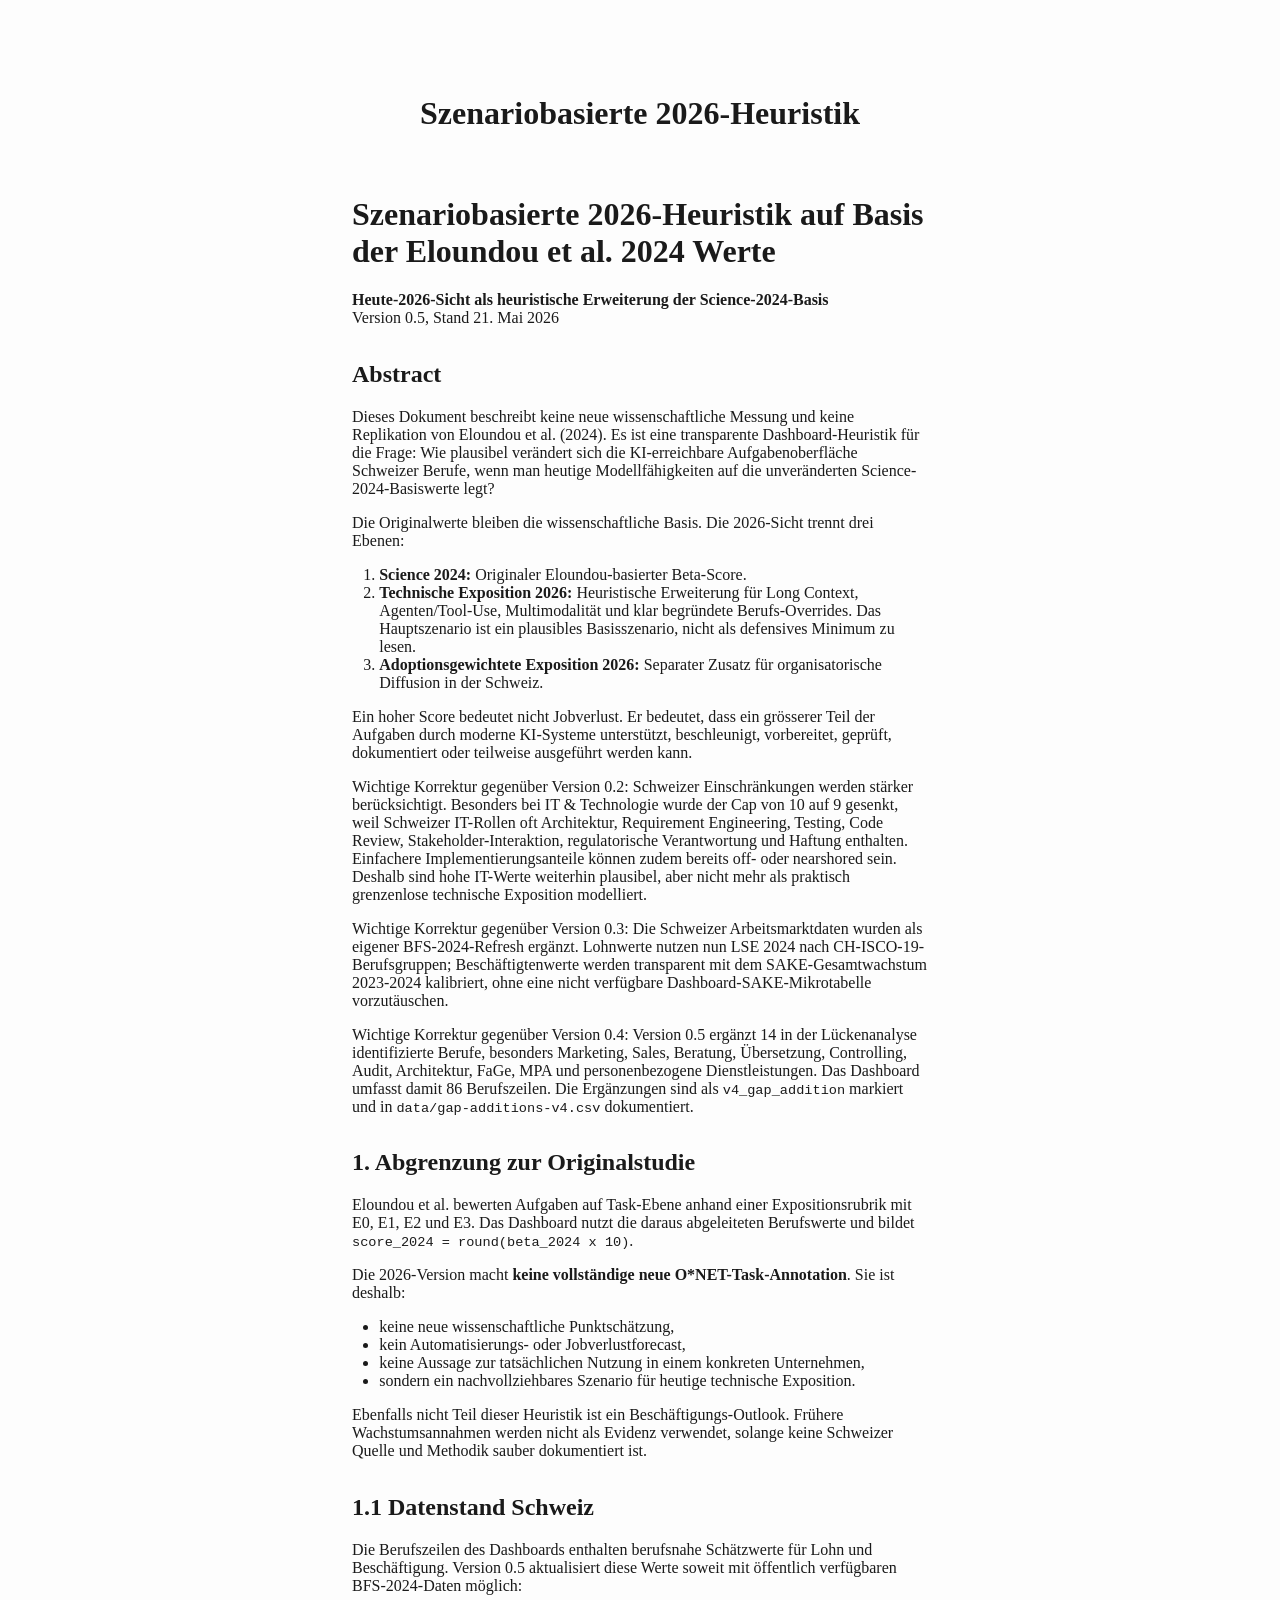
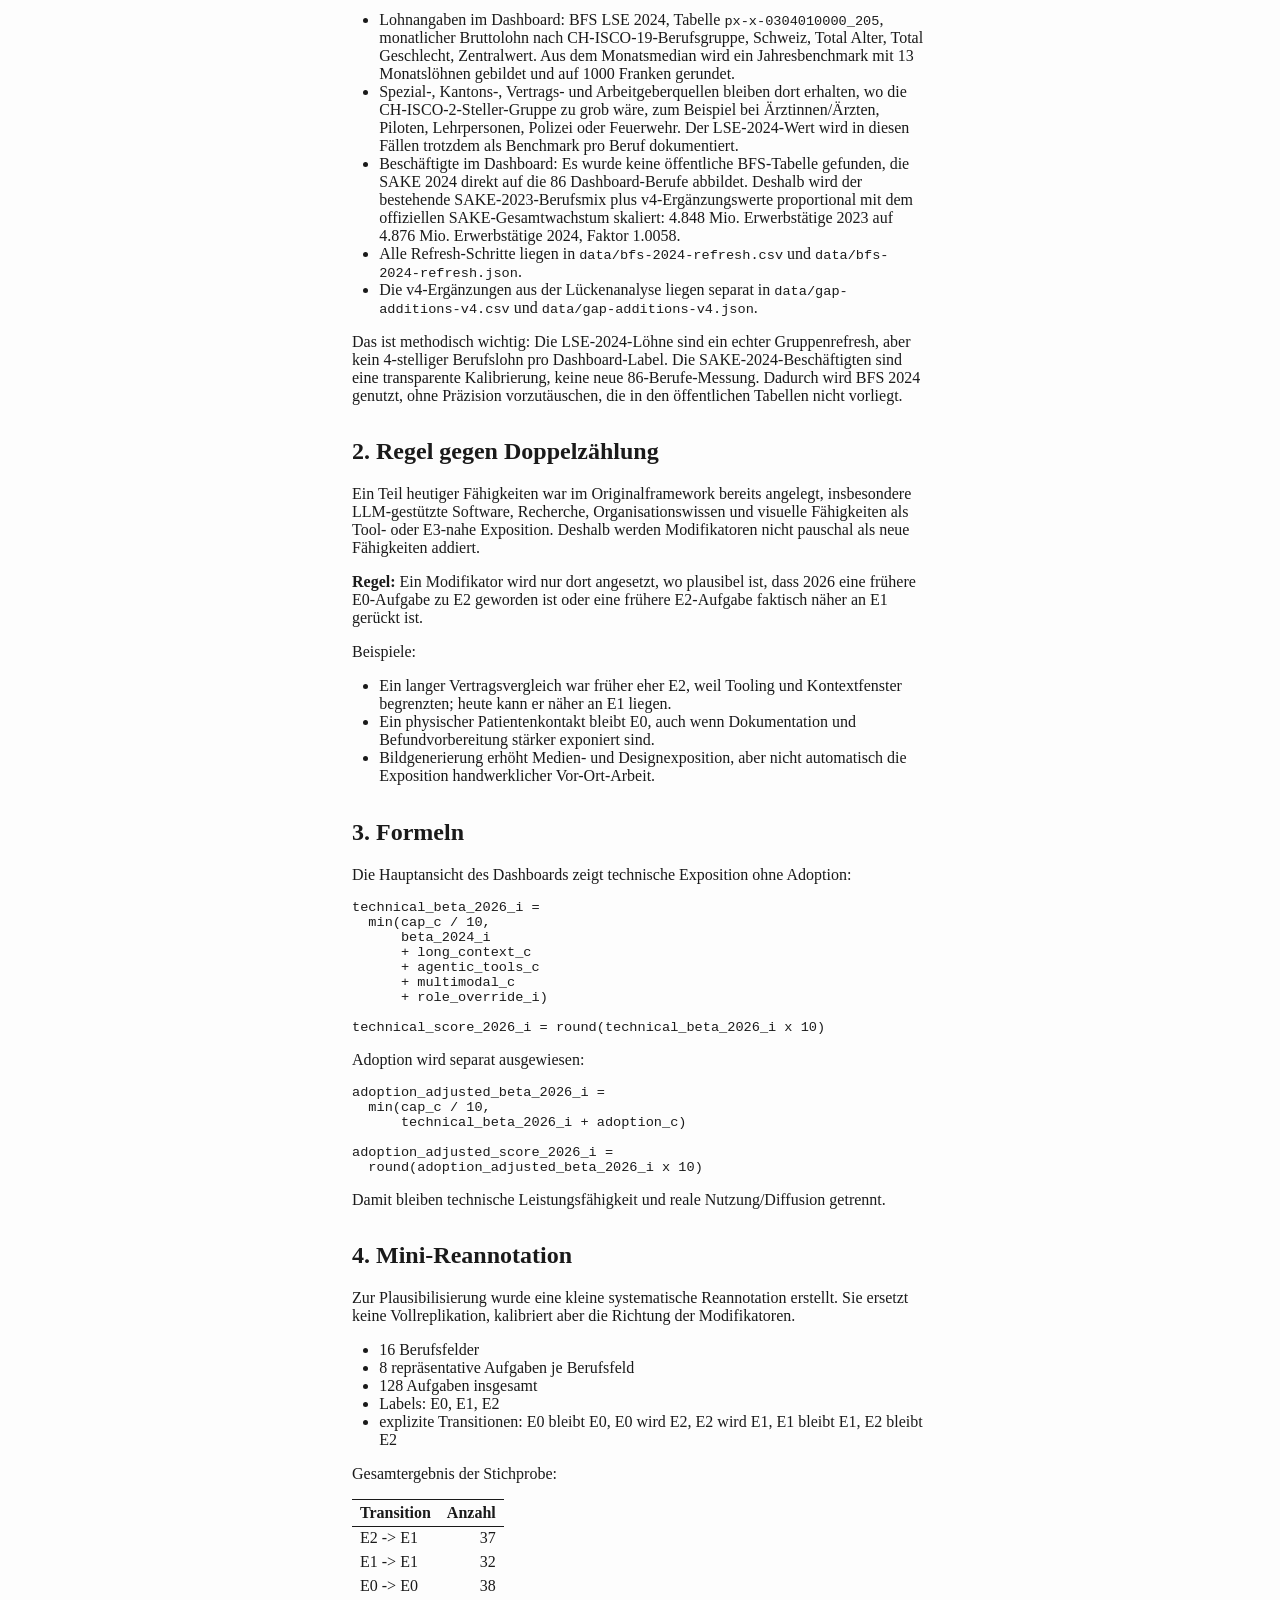
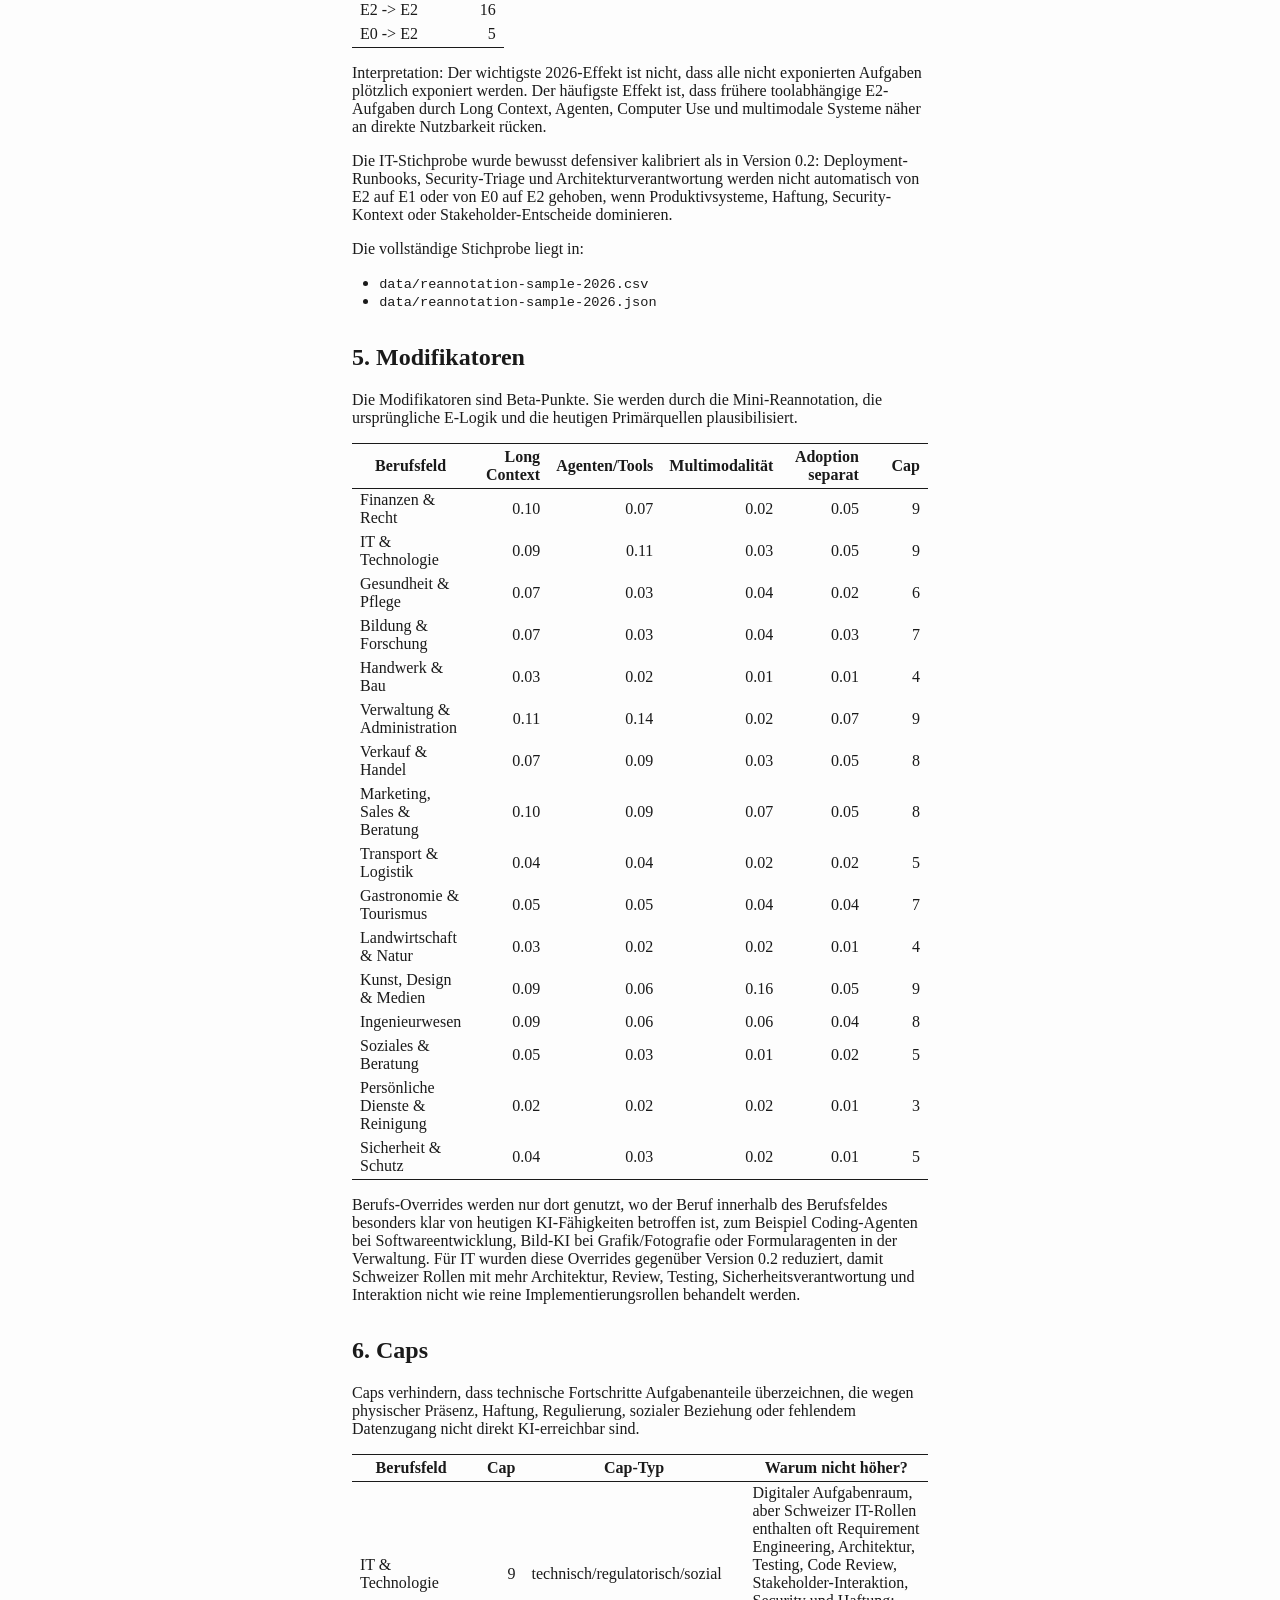
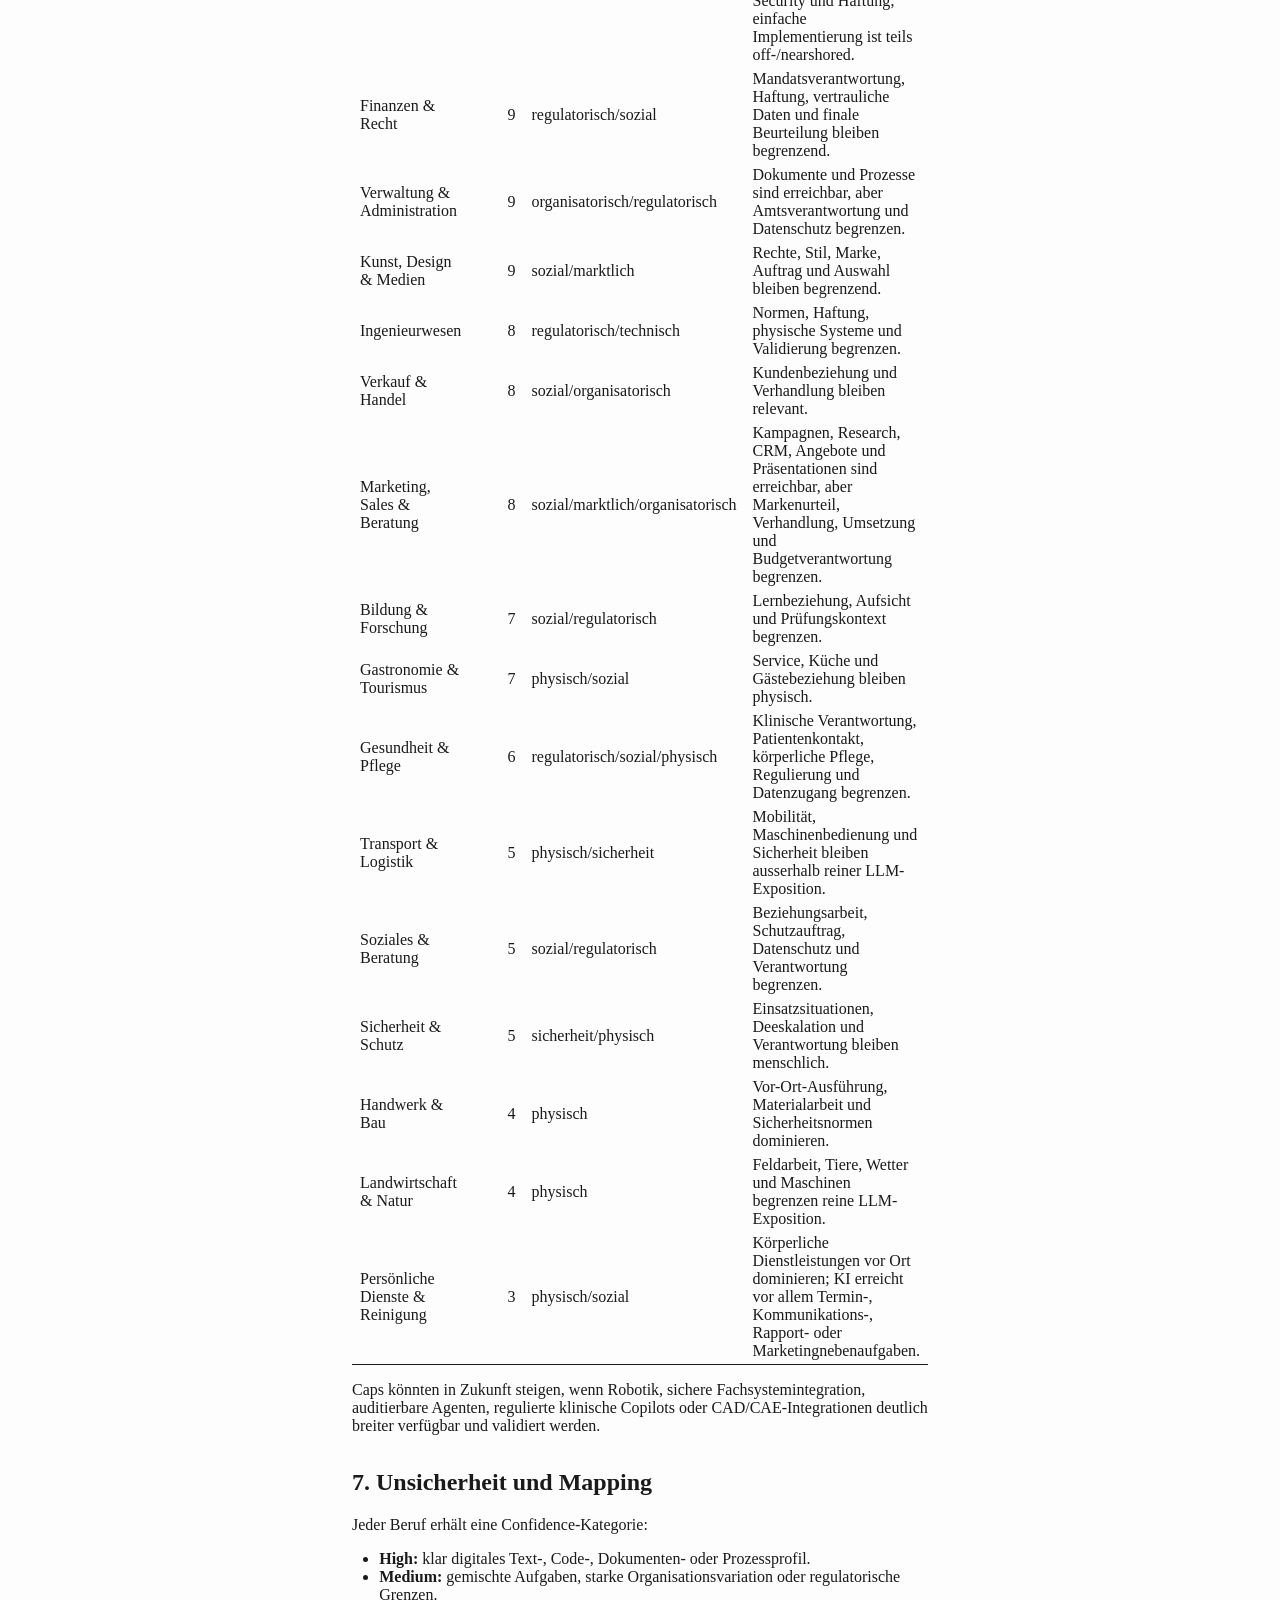
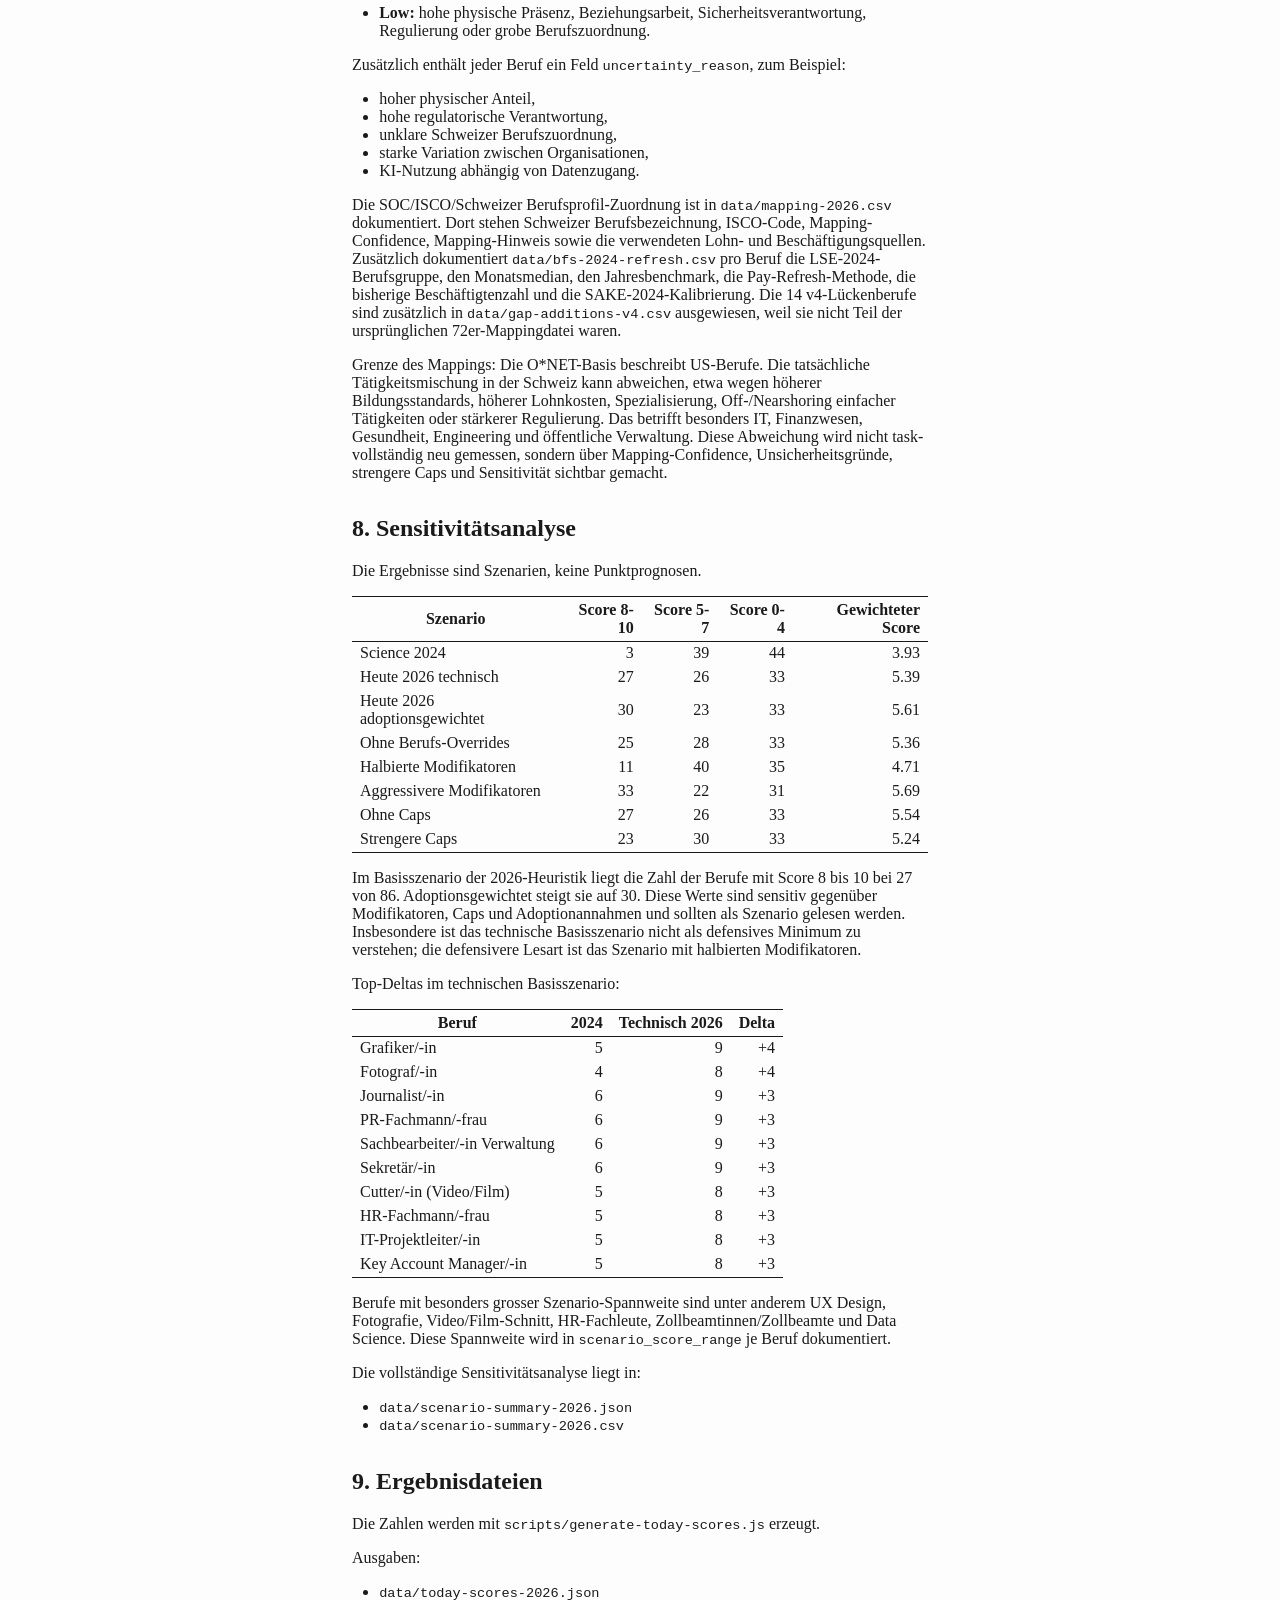
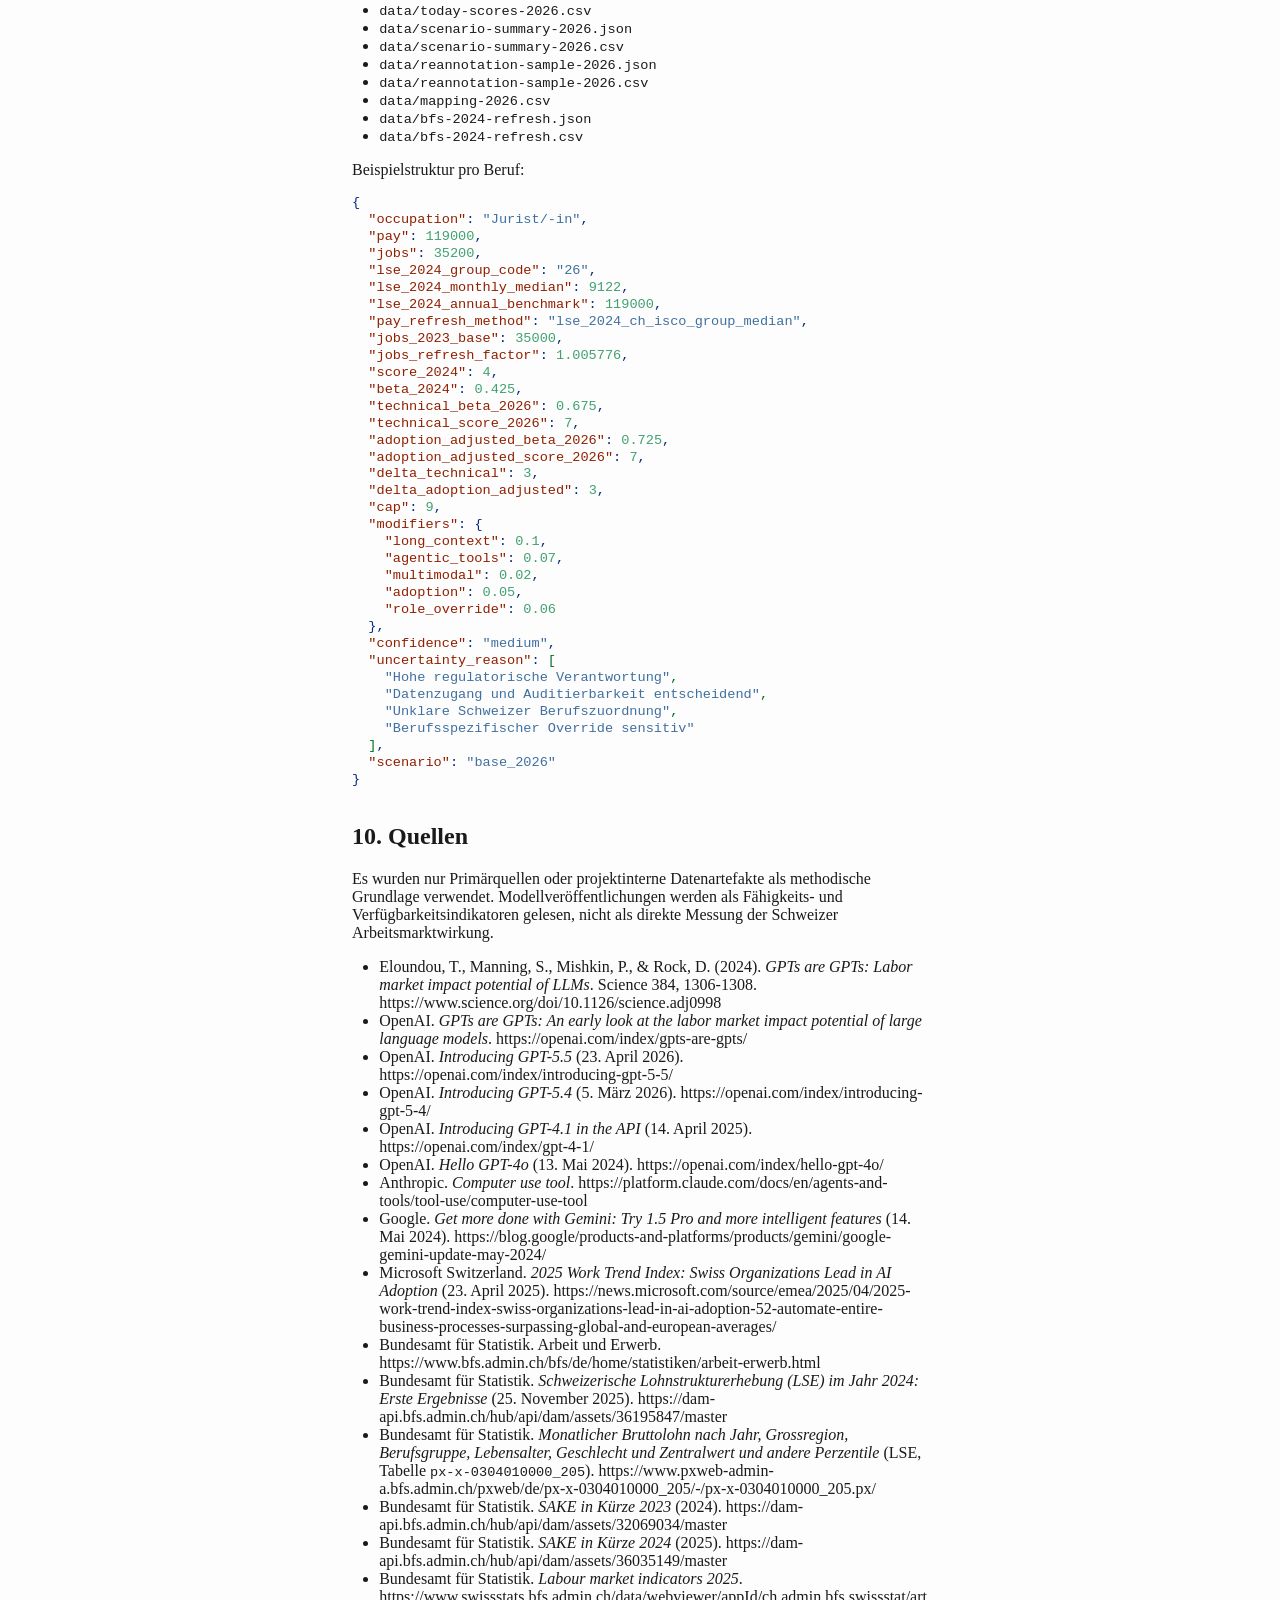
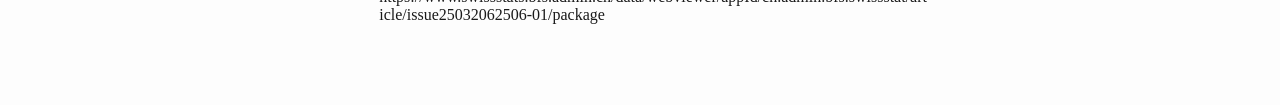
<file: docs/ai-exposure-framework-2026.html>
<!DOCTYPE html>
<html xmlns="http://www.w3.org/1999/xhtml">
<head>
  <meta charset="utf-8" />
  <meta name="generator" content="pandoc" />
  <meta name="viewport" content="width=device-width, initial-scale=1.0, user-scalable=yes" />
  <title>Szenariobasierte 2026-Heuristik</title>
  <style>
    /* Default styles provided by pandoc.
    ** See https://pandoc.org/MANUAL.html#variables-for-html for config info.
    */
    html {
      color: #1a1a1a;
      background-color: #fdfdfd;
    }
    body {
      margin: 0 auto;
      max-width: 36em;
      padding-left: 50px;
      padding-right: 50px;
      padding-top: 50px;
      padding-bottom: 50px;
      hyphens: auto;
      overflow-wrap: break-word;
      text-rendering: optimizeLegibility;
      font-kerning: normal;
    }
    @media (max-width: 600px) {
      body {
        font-size: 0.9em;
        padding: 12px;
      }
      h1 {
        font-size: 1.8em;
      }
    }
    @media print {
      html {
        background-color: white;
      }
      body {
        background-color: transparent;
        color: black;
        font-size: 12pt;
      }
      p, h2, h3 {
        orphans: 3;
        widows: 3;
      }
      h2, h3, h4 {
        page-break-after: avoid;
      }
    }
    p {
      margin: 1em 0;
    }
    a {
      color: #1a1a1a;
    }
    a:visited {
      color: #1a1a1a;
    }
    img {
      max-width: 100%;
    }
    svg {
      height: auto;
      max-width: 100%;
    }
    h1, h2, h3, h4, h5, h6 {
      margin-top: 1.4em;
    }
    h5, h6 {
      font-size: 1em;
      font-style: italic;
    }
    h6 {
      font-weight: normal;
    }
    ol, ul {
      padding-left: 1.7em;
      margin-top: 1em;
    }
    li > ol, li > ul {
      margin-top: 0;
    }
    blockquote {
      margin: 1em 0 1em 1.7em;
      padding-left: 1em;
      border-left: 2px solid #e6e6e6;
      color: #606060;
    }
    code {
      font-family: Menlo, Monaco, Consolas, 'Lucida Console', monospace;
      font-size: 85%;
      margin: 0;
      hyphens: manual;
    }
    pre {
      margin: 1em 0;
      overflow: auto;
    }
    pre code {
      padding: 0;
      overflow: visible;
      overflow-wrap: normal;
    }
    .sourceCode {
     background-color: transparent;
     overflow: visible;
    }
    hr {
      border: none;
      border-top: 1px solid #1a1a1a;
      height: 1px;
      margin: 1em 0;
    }
    table {
      margin: 1em 0;
      border-collapse: collapse;
      width: 100%;
      overflow-x: auto;
      display: block;
      font-variant-numeric: lining-nums tabular-nums;
    }
    table caption {
      margin-bottom: 0.75em;
    }
    tbody {
      margin-top: 0.5em;
      border-top: 1px solid #1a1a1a;
      border-bottom: 1px solid #1a1a1a;
    }
    th {
      border-top: 1px solid #1a1a1a;
      padding: 0.25em 0.5em 0.25em 0.5em;
    }
    td {
      padding: 0.125em 0.5em 0.25em 0.5em;
    }
    header {
      margin-bottom: 4em;
      text-align: center;
    }
    #TOC li {
      list-style: none;
    }
    #TOC ul {
      padding-left: 1.3em;
    }
    #TOC > ul {
      padding-left: 0;
    }
    #TOC a:not(:hover) {
      text-decoration: none;
    }
    code{white-space: pre-wrap;}
    span.smallcaps{font-variant: small-caps;}
    div.columns{display: flex; gap: min(4vw, 1.5em);}
    div.column{flex: auto; overflow-x: auto;}
    div.hanging-indent{margin-left: 1.5em; text-indent: -1.5em;}
    /* The extra [class] is a hack that increases specificity enough to
       override a similar rule in reveal.js */
    ul.task-list[class]{list-style: none;}
    ul.task-list li input[type="checkbox"] {
      font-size: inherit;
      width: 0.8em;
      margin: 0 0.8em 0.2em -1.6em;
      vertical-align: middle;
    }
    .display.math{display: block; text-align: center; margin: 0.5rem auto;}
    /* CSS for syntax highlighting */
    html { -webkit-text-size-adjust: 100%; }
    pre > code.sourceCode { white-space: pre; position: relative; }
    pre > code.sourceCode > span { display: inline-block; line-height: 1.25; }
    pre > code.sourceCode > span:empty { height: 1.2em; }
    .sourceCode { overflow: visible; }
    code.sourceCode > span { color: inherit; text-decoration: inherit; }
    div.sourceCode { margin: 1em 0; }
    pre.sourceCode { margin: 0; }
    @media screen {
    div.sourceCode { overflow: auto; }
    }
    @media print {
    pre > code.sourceCode { white-space: pre-wrap; }
    pre > code.sourceCode > span { text-indent: -5em; padding-left: 5em; }
    }
    pre.numberSource code
      { counter-reset: source-line 0; }
    pre.numberSource code > span
      { position: relative; left: -4em; counter-increment: source-line; }
    pre.numberSource code > span > a:first-child::before
      { content: counter(source-line);
        position: relative; left: -1em; text-align: right; vertical-align: baseline;
        border: none; display: inline-block;
        -webkit-touch-callout: none; -webkit-user-select: none;
        -khtml-user-select: none; -moz-user-select: none;
        -ms-user-select: none; user-select: none;
        padding: 0 4px; width: 4em;
        color: #aaaaaa;
      }
    pre.numberSource { margin-left: 3em; border-left: 1px solid #aaaaaa;  padding-left: 4px; }
    div.sourceCode
      {   }
    @media screen {
    pre > code.sourceCode > span > a:first-child::before { text-decoration: underline; }
    }
    code span.al { color: #ff0000; font-weight: bold; } /* Alert */
    code span.an { color: #60a0b0; font-weight: bold; font-style: italic; } /* Annotation */
    code span.at { color: #7d9029; } /* Attribute */
    code span.bn { color: #40a070; } /* BaseN */
    code span.bu { color: #008000; } /* BuiltIn */
    code span.cf { color: #007020; font-weight: bold; } /* ControlFlow */
    code span.ch { color: #4070a0; } /* Char */
    code span.cn { color: #880000; } /* Constant */
    code span.co { color: #60a0b0; font-style: italic; } /* Comment */
    code span.cv { color: #60a0b0; font-weight: bold; font-style: italic; } /* CommentVar */
    code span.do { color: #ba2121; font-style: italic; } /* Documentation */
    code span.dt { color: #902000; } /* DataType */
    code span.dv { color: #40a070; } /* DecVal */
    code span.er { color: #ff0000; font-weight: bold; } /* Error */
    code span.ex { } /* Extension */
    code span.fl { color: #40a070; } /* Float */
    code span.fu { color: #06287e; } /* Function */
    code span.im { color: #008000; font-weight: bold; } /* Import */
    code span.in { color: #60a0b0; font-weight: bold; font-style: italic; } /* Information */
    code span.kw { color: #007020; font-weight: bold; } /* Keyword */
    code span.op { color: #666666; } /* Operator */
    code span.ot { color: #007020; } /* Other */
    code span.pp { color: #bc7a00; } /* Preprocessor */
    code span.sc { color: #4070a0; } /* SpecialChar */
    code span.ss { color: #bb6688; } /* SpecialString */
    code span.st { color: #4070a0; } /* String */
    code span.va { color: #19177c; } /* Variable */
    code span.vs { color: #4070a0; } /* VerbatimString */
    code span.wa { color: #60a0b0; font-weight: bold; font-style: italic; } /* Warning */
  </style>
</head>
<body>
<header id="title-block-header">
<h1 class="title">Szenariobasierte 2026-Heuristik</h1>
</header>
<h1
id="szenariobasierte-2026-heuristik-auf-basis-der-eloundou-et-al.-2024-werte">Szenariobasierte
2026-Heuristik auf Basis der Eloundou et al. 2024 Werte</h1>
<p><strong>Heute-2026-Sicht als heuristische Erweiterung der
Science-2024-Basis</strong><br />
Version 0.5, Stand 21. Mai 2026</p>
<h2 id="abstract">Abstract</h2>
<p>Dieses Dokument beschreibt keine neue wissenschaftliche Messung und
keine Replikation von Eloundou et al. (2024). Es ist eine transparente
Dashboard-Heuristik für die Frage: Wie plausibel verändert sich die
KI-erreichbare Aufgabenoberfläche Schweizer Berufe, wenn man heutige
Modellfähigkeiten auf die unveränderten Science-2024-Basiswerte
legt?</p>
<p>Die Originalwerte bleiben die wissenschaftliche Basis. Die 2026-Sicht
trennt drei Ebenen:</p>
<ol type="1">
<li><strong>Science 2024:</strong> Originaler Eloundou-basierter
Beta-Score.</li>
<li><strong>Technische Exposition 2026:</strong> Heuristische
Erweiterung für Long Context, Agenten/Tool-Use, Multimodalität und klar
begründete Berufs-Overrides. Das Hauptszenario ist ein plausibles
Basisszenario, nicht als defensives Minimum zu lesen.</li>
<li><strong>Adoptionsgewichtete Exposition 2026:</strong> Separater
Zusatz für organisatorische Diffusion in der Schweiz.</li>
</ol>
<p>Ein hoher Score bedeutet nicht Jobverlust. Er bedeutet, dass ein
grösserer Teil der Aufgaben durch moderne KI-Systeme unterstützt,
beschleunigt, vorbereitet, geprüft, dokumentiert oder teilweise
ausgeführt werden kann.</p>
<p>Wichtige Korrektur gegenüber Version 0.2: Schweizer Einschränkungen
werden stärker berücksichtigt. Besonders bei IT &amp; Technologie wurde
der Cap von 10 auf 9 gesenkt, weil Schweizer IT-Rollen oft Architektur,
Requirement Engineering, Testing, Code Review, Stakeholder-Interaktion,
regulatorische Verantwortung und Haftung enthalten. Einfachere
Implementierungsanteile können zudem bereits off- oder nearshored sein.
Deshalb sind hohe IT-Werte weiterhin plausibel, aber nicht mehr als
praktisch grenzenlose technische Exposition modelliert.</p>
<p>Wichtige Korrektur gegenüber Version 0.3: Die Schweizer
Arbeitsmarktdaten wurden als eigener BFS-2024-Refresh ergänzt. Lohnwerte
nutzen nun LSE 2024 nach CH-ISCO-19-Berufsgruppen; Beschäftigtenwerte
werden transparent mit dem SAKE-Gesamtwachstum 2023-2024 kalibriert,
ohne eine nicht verfügbare Dashboard-SAKE-Mikrotabelle
vorzutäuschen.</p>
<p>Wichtige Korrektur gegenüber Version 0.4: Version 0.5 ergänzt 14 in
der Lückenanalyse identifizierte Berufe, besonders Marketing, Sales,
Beratung, Übersetzung, Controlling, Audit, Architektur, FaGe, MPA und
personenbezogene Dienstleistungen. Das Dashboard umfasst damit 86
Berufszeilen. Die Ergänzungen sind als <code>v4_gap_addition</code>
markiert und in <code>data/gap-additions-v4.csv</code> dokumentiert.</p>
<h2 id="abgrenzung-zur-originalstudie">1. Abgrenzung zur
Originalstudie</h2>
<p>Eloundou et al. bewerten Aufgaben auf Task-Ebene anhand einer
Expositionsrubrik mit E0, E1, E2 und E3. Das Dashboard nutzt die daraus
abgeleiteten Berufswerte und bildet
<code>score_2024 = round(beta_2024 x 10)</code>.</p>
<p>Die 2026-Version macht <strong>keine vollständige neue
O*NET-Task-Annotation</strong>. Sie ist deshalb:</p>
<ul>
<li>keine neue wissenschaftliche Punktschätzung,</li>
<li>kein Automatisierungs- oder Jobverlustforecast,</li>
<li>keine Aussage zur tatsächlichen Nutzung in einem konkreten
Unternehmen,</li>
<li>sondern ein nachvollziehbares Szenario für heutige technische
Exposition.</li>
</ul>
<p>Ebenfalls nicht Teil dieser Heuristik ist ein Beschäftigungs-Outlook.
Frühere Wachstumsannahmen werden nicht als Evidenz verwendet, solange
keine Schweizer Quelle und Methodik sauber dokumentiert ist.</p>
<h2 id="datenstand-schweiz">1.1 Datenstand Schweiz</h2>
<p>Die Berufszeilen des Dashboards enthalten berufsnahe Schätzwerte für
Lohn und Beschäftigung. Version 0.5 aktualisiert diese Werte soweit mit
öffentlich verfügbaren BFS-2024-Daten möglich:</p>
<ul>
<li>Lohnangaben im Dashboard: BFS LSE 2024, Tabelle
<code>px-x-0304010000_205</code>, monatlicher Bruttolohn nach
CH-ISCO-19-Berufsgruppe, Schweiz, Total Alter, Total Geschlecht,
Zentralwert. Aus dem Monatsmedian wird ein Jahresbenchmark mit 13
Monatslöhnen gebildet und auf 1000 Franken gerundet.</li>
<li>Spezial-, Kantons-, Vertrags- und Arbeitgeberquellen bleiben dort
erhalten, wo die CH-ISCO-2-Steller-Gruppe zu grob wäre, zum Beispiel bei
Ärztinnen/Ärzten, Piloten, Lehrpersonen, Polizei oder Feuerwehr. Der
LSE-2024-Wert wird in diesen Fällen trotzdem als Benchmark pro Beruf
dokumentiert.</li>
<li>Beschäftigte im Dashboard: Es wurde keine öffentliche BFS-Tabelle
gefunden, die SAKE 2024 direkt auf die 86 Dashboard-Berufe abbildet.
Deshalb wird der bestehende SAKE-2023-Berufsmix plus v4-Ergänzungswerte
proportional mit dem offiziellen SAKE-Gesamtwachstum skaliert: 4.848
Mio. Erwerbstätige 2023 auf 4.876 Mio. Erwerbstätige 2024, Faktor
1.0058.</li>
<li>Alle Refresh-Schritte liegen in
<code>data/bfs-2024-refresh.csv</code> und
<code>data/bfs-2024-refresh.json</code>.</li>
<li>Die v4-Ergänzungen aus der Lückenanalyse liegen separat in
<code>data/gap-additions-v4.csv</code> und
<code>data/gap-additions-v4.json</code>.</li>
</ul>
<p>Das ist methodisch wichtig: Die LSE-2024-Löhne sind ein echter
Gruppenrefresh, aber kein 4-stelliger Berufslohn pro Dashboard-Label.
Die SAKE-2024-Beschäftigten sind eine transparente Kalibrierung, keine
neue 86-Berufe-Messung. Dadurch wird BFS 2024 genutzt, ohne Präzision
vorzutäuschen, die in den öffentlichen Tabellen nicht vorliegt.</p>
<h2 id="regel-gegen-doppelzählung">2. Regel gegen Doppelzählung</h2>
<p>Ein Teil heutiger Fähigkeiten war im Originalframework bereits
angelegt, insbesondere LLM-gestützte Software, Recherche,
Organisationswissen und visuelle Fähigkeiten als Tool- oder E3-nahe
Exposition. Deshalb werden Modifikatoren nicht pauschal als neue
Fähigkeiten addiert.</p>
<p><strong>Regel:</strong> Ein Modifikator wird nur dort angesetzt, wo
plausibel ist, dass 2026 eine frühere E0-Aufgabe zu E2 geworden ist oder
eine frühere E2-Aufgabe faktisch näher an E1 gerückt ist.</p>
<p>Beispiele:</p>
<ul>
<li>Ein langer Vertragsvergleich war früher eher E2, weil Tooling und
Kontextfenster begrenzten; heute kann er näher an E1 liegen.</li>
<li>Ein physischer Patientenkontakt bleibt E0, auch wenn Dokumentation
und Befundvorbereitung stärker exponiert sind.</li>
<li>Bildgenerierung erhöht Medien- und Designexposition, aber nicht
automatisch die Exposition handwerklicher Vor-Ort-Arbeit.</li>
</ul>
<h2 id="formeln">3. Formeln</h2>
<p>Die Hauptansicht des Dashboards zeigt technische Exposition ohne
Adoption:</p>
<pre class="text"><code>technical_beta_2026_i =
  min(cap_c / 10,
      beta_2024_i
      + long_context_c
      + agentic_tools_c
      + multimodal_c
      + role_override_i)

technical_score_2026_i = round(technical_beta_2026_i x 10)</code></pre>
<p>Adoption wird separat ausgewiesen:</p>
<pre class="text"><code>adoption_adjusted_beta_2026_i =
  min(cap_c / 10,
      technical_beta_2026_i + adoption_c)

adoption_adjusted_score_2026_i =
  round(adoption_adjusted_beta_2026_i x 10)</code></pre>
<p>Damit bleiben technische Leistungsfähigkeit und reale
Nutzung/Diffusion getrennt.</p>
<h2 id="mini-reannotation">4. Mini-Reannotation</h2>
<p>Zur Plausibilisierung wurde eine kleine systematische Reannotation
erstellt. Sie ersetzt keine Vollreplikation, kalibriert aber die
Richtung der Modifikatoren.</p>
<ul>
<li>16 Berufsfelder</li>
<li>8 repräsentative Aufgaben je Berufsfeld</li>
<li>128 Aufgaben insgesamt</li>
<li>Labels: E0, E1, E2</li>
<li>explizite Transitionen: E0 bleibt E0, E0 wird E2, E2 wird E1, E1
bleibt E1, E2 bleibt E2</li>
</ul>
<p>Gesamtergebnis der Stichprobe:</p>
<table>
<thead>
<tr>
<th>Transition</th>
<th style="text-align: right;">Anzahl</th>
</tr>
</thead>
<tbody>
<tr>
<td>E2 -&gt; E1</td>
<td style="text-align: right;">37</td>
</tr>
<tr>
<td>E1 -&gt; E1</td>
<td style="text-align: right;">32</td>
</tr>
<tr>
<td>E0 -&gt; E0</td>
<td style="text-align: right;">38</td>
</tr>
<tr>
<td>E2 -&gt; E2</td>
<td style="text-align: right;">16</td>
</tr>
<tr>
<td>E0 -&gt; E2</td>
<td style="text-align: right;">5</td>
</tr>
</tbody>
</table>
<p>Interpretation: Der wichtigste 2026-Effekt ist nicht, dass alle nicht
exponierten Aufgaben plötzlich exponiert werden. Der häufigste Effekt
ist, dass frühere toolabhängige E2-Aufgaben durch Long Context, Agenten,
Computer Use und multimodale Systeme näher an direkte Nutzbarkeit
rücken.</p>
<p>Die IT-Stichprobe wurde bewusst defensiver kalibriert als in Version
0.2: Deployment-Runbooks, Security-Triage und Architekturverantwortung
werden nicht automatisch von E2 auf E1 oder von E0 auf E2 gehoben, wenn
Produktivsysteme, Haftung, Security-Kontext oder Stakeholder-Entscheide
dominieren.</p>
<p>Die vollständige Stichprobe liegt in:</p>
<ul>
<li><code>data/reannotation-sample-2026.csv</code></li>
<li><code>data/reannotation-sample-2026.json</code></li>
</ul>
<h2 id="modifikatoren">5. Modifikatoren</h2>
<p>Die Modifikatoren sind Beta-Punkte. Sie werden durch die
Mini-Reannotation, die ursprüngliche E-Logik und die heutigen
Primärquellen plausibilisiert.</p>
<table>
<colgroup>
<col style="width: 13%" />
<col style="width: 17%" />
<col style="width: 17%" />
<col style="width: 17%" />
<col style="width: 17%" />
<col style="width: 17%" />
</colgroup>
<thead>
<tr>
<th>Berufsfeld</th>
<th style="text-align: right;">Long Context</th>
<th style="text-align: right;">Agenten/Tools</th>
<th style="text-align: right;">Multimodalität</th>
<th style="text-align: right;">Adoption separat</th>
<th style="text-align: right;">Cap</th>
</tr>
</thead>
<tbody>
<tr>
<td>Finanzen &amp; Recht</td>
<td style="text-align: right;">0.10</td>
<td style="text-align: right;">0.07</td>
<td style="text-align: right;">0.02</td>
<td style="text-align: right;">0.05</td>
<td style="text-align: right;">9</td>
</tr>
<tr>
<td>IT &amp; Technologie</td>
<td style="text-align: right;">0.09</td>
<td style="text-align: right;">0.11</td>
<td style="text-align: right;">0.03</td>
<td style="text-align: right;">0.05</td>
<td style="text-align: right;">9</td>
</tr>
<tr>
<td>Gesundheit &amp; Pflege</td>
<td style="text-align: right;">0.07</td>
<td style="text-align: right;">0.03</td>
<td style="text-align: right;">0.04</td>
<td style="text-align: right;">0.02</td>
<td style="text-align: right;">6</td>
</tr>
<tr>
<td>Bildung &amp; Forschung</td>
<td style="text-align: right;">0.07</td>
<td style="text-align: right;">0.03</td>
<td style="text-align: right;">0.04</td>
<td style="text-align: right;">0.03</td>
<td style="text-align: right;">7</td>
</tr>
<tr>
<td>Handwerk &amp; Bau</td>
<td style="text-align: right;">0.03</td>
<td style="text-align: right;">0.02</td>
<td style="text-align: right;">0.01</td>
<td style="text-align: right;">0.01</td>
<td style="text-align: right;">4</td>
</tr>
<tr>
<td>Verwaltung &amp; Administration</td>
<td style="text-align: right;">0.11</td>
<td style="text-align: right;">0.14</td>
<td style="text-align: right;">0.02</td>
<td style="text-align: right;">0.07</td>
<td style="text-align: right;">9</td>
</tr>
<tr>
<td>Verkauf &amp; Handel</td>
<td style="text-align: right;">0.07</td>
<td style="text-align: right;">0.09</td>
<td style="text-align: right;">0.03</td>
<td style="text-align: right;">0.05</td>
<td style="text-align: right;">8</td>
</tr>
<tr>
<td>Marketing, Sales &amp; Beratung</td>
<td style="text-align: right;">0.10</td>
<td style="text-align: right;">0.09</td>
<td style="text-align: right;">0.07</td>
<td style="text-align: right;">0.05</td>
<td style="text-align: right;">8</td>
</tr>
<tr>
<td>Transport &amp; Logistik</td>
<td style="text-align: right;">0.04</td>
<td style="text-align: right;">0.04</td>
<td style="text-align: right;">0.02</td>
<td style="text-align: right;">0.02</td>
<td style="text-align: right;">5</td>
</tr>
<tr>
<td>Gastronomie &amp; Tourismus</td>
<td style="text-align: right;">0.05</td>
<td style="text-align: right;">0.05</td>
<td style="text-align: right;">0.04</td>
<td style="text-align: right;">0.04</td>
<td style="text-align: right;">7</td>
</tr>
<tr>
<td>Landwirtschaft &amp; Natur</td>
<td style="text-align: right;">0.03</td>
<td style="text-align: right;">0.02</td>
<td style="text-align: right;">0.02</td>
<td style="text-align: right;">0.01</td>
<td style="text-align: right;">4</td>
</tr>
<tr>
<td>Kunst, Design &amp; Medien</td>
<td style="text-align: right;">0.09</td>
<td style="text-align: right;">0.06</td>
<td style="text-align: right;">0.16</td>
<td style="text-align: right;">0.05</td>
<td style="text-align: right;">9</td>
</tr>
<tr>
<td>Ingenieurwesen</td>
<td style="text-align: right;">0.09</td>
<td style="text-align: right;">0.06</td>
<td style="text-align: right;">0.06</td>
<td style="text-align: right;">0.04</td>
<td style="text-align: right;">8</td>
</tr>
<tr>
<td>Soziales &amp; Beratung</td>
<td style="text-align: right;">0.05</td>
<td style="text-align: right;">0.03</td>
<td style="text-align: right;">0.01</td>
<td style="text-align: right;">0.02</td>
<td style="text-align: right;">5</td>
</tr>
<tr>
<td>Persönliche Dienste &amp; Reinigung</td>
<td style="text-align: right;">0.02</td>
<td style="text-align: right;">0.02</td>
<td style="text-align: right;">0.02</td>
<td style="text-align: right;">0.01</td>
<td style="text-align: right;">3</td>
</tr>
<tr>
<td>Sicherheit &amp; Schutz</td>
<td style="text-align: right;">0.04</td>
<td style="text-align: right;">0.03</td>
<td style="text-align: right;">0.02</td>
<td style="text-align: right;">0.01</td>
<td style="text-align: right;">5</td>
</tr>
</tbody>
</table>
<p>Berufs-Overrides werden nur dort genutzt, wo der Beruf innerhalb des
Berufsfeldes besonders klar von heutigen KI-Fähigkeiten betroffen ist,
zum Beispiel Coding-Agenten bei Softwareentwicklung, Bild-KI bei
Grafik/Fotografie oder Formularagenten in der Verwaltung. Für IT wurden
diese Overrides gegenüber Version 0.2 reduziert, damit Schweizer Rollen
mit mehr Architektur, Review, Testing, Sicherheitsverantwortung und
Interaktion nicht wie reine Implementierungsrollen behandelt werden.</p>
<h2 id="caps">6. Caps</h2>
<p>Caps verhindern, dass technische Fortschritte Aufgabenanteile
überzeichnen, die wegen physischer Präsenz, Haftung, Regulierung,
sozialer Beziehung oder fehlendem Datenzugang nicht direkt KI-erreichbar
sind.</p>
<table style="width:100%;">
<colgroup>
<col style="width: 23%" />
<col style="width: 30%" />
<col style="width: 23%" />
<col style="width: 23%" />
</colgroup>
<thead>
<tr>
<th>Berufsfeld</th>
<th style="text-align: right;">Cap</th>
<th>Cap-Typ</th>
<th>Warum nicht höher?</th>
</tr>
</thead>
<tbody>
<tr>
<td>IT &amp; Technologie</td>
<td style="text-align: right;">9</td>
<td>technisch/regulatorisch/sozial</td>
<td>Digitaler Aufgabenraum, aber Schweizer IT-Rollen enthalten oft
Requirement Engineering, Architektur, Testing, Code Review,
Stakeholder-Interaktion, Security und Haftung; einfache Implementierung
ist teils off-/nearshored.</td>
</tr>
<tr>
<td>Finanzen &amp; Recht</td>
<td style="text-align: right;">9</td>
<td>regulatorisch/sozial</td>
<td>Mandatsverantwortung, Haftung, vertrauliche Daten und finale
Beurteilung bleiben begrenzend.</td>
</tr>
<tr>
<td>Verwaltung &amp; Administration</td>
<td style="text-align: right;">9</td>
<td>organisatorisch/regulatorisch</td>
<td>Dokumente und Prozesse sind erreichbar, aber Amtsverantwortung und
Datenschutz begrenzen.</td>
</tr>
<tr>
<td>Kunst, Design &amp; Medien</td>
<td style="text-align: right;">9</td>
<td>sozial/marktlich</td>
<td>Rechte, Stil, Marke, Auftrag und Auswahl bleiben begrenzend.</td>
</tr>
<tr>
<td>Ingenieurwesen</td>
<td style="text-align: right;">8</td>
<td>regulatorisch/technisch</td>
<td>Normen, Haftung, physische Systeme und Validierung begrenzen.</td>
</tr>
<tr>
<td>Verkauf &amp; Handel</td>
<td style="text-align: right;">8</td>
<td>sozial/organisatorisch</td>
<td>Kundenbeziehung und Verhandlung bleiben relevant.</td>
</tr>
<tr>
<td>Marketing, Sales &amp; Beratung</td>
<td style="text-align: right;">8</td>
<td>sozial/marktlich/organisatorisch</td>
<td>Kampagnen, Research, CRM, Angebote und Präsentationen sind
erreichbar, aber Markenurteil, Verhandlung, Umsetzung und
Budgetverantwortung begrenzen.</td>
</tr>
<tr>
<td>Bildung &amp; Forschung</td>
<td style="text-align: right;">7</td>
<td>sozial/regulatorisch</td>
<td>Lernbeziehung, Aufsicht und Prüfungskontext begrenzen.</td>
</tr>
<tr>
<td>Gastronomie &amp; Tourismus</td>
<td style="text-align: right;">7</td>
<td>physisch/sozial</td>
<td>Service, Küche und Gästebeziehung bleiben physisch.</td>
</tr>
<tr>
<td>Gesundheit &amp; Pflege</td>
<td style="text-align: right;">6</td>
<td>regulatorisch/sozial/physisch</td>
<td>Klinische Verantwortung, Patientenkontakt, körperliche Pflege,
Regulierung und Datenzugang begrenzen.</td>
</tr>
<tr>
<td>Transport &amp; Logistik</td>
<td style="text-align: right;">5</td>
<td>physisch/sicherheit</td>
<td>Mobilität, Maschinenbedienung und Sicherheit bleiben ausserhalb
reiner LLM-Exposition.</td>
</tr>
<tr>
<td>Soziales &amp; Beratung</td>
<td style="text-align: right;">5</td>
<td>sozial/regulatorisch</td>
<td>Beziehungsarbeit, Schutzauftrag, Datenschutz und Verantwortung
begrenzen.</td>
</tr>
<tr>
<td>Sicherheit &amp; Schutz</td>
<td style="text-align: right;">5</td>
<td>sicherheit/physisch</td>
<td>Einsatzsituationen, Deeskalation und Verantwortung bleiben
menschlich.</td>
</tr>
<tr>
<td>Handwerk &amp; Bau</td>
<td style="text-align: right;">4</td>
<td>physisch</td>
<td>Vor-Ort-Ausführung, Materialarbeit und Sicherheitsnormen
dominieren.</td>
</tr>
<tr>
<td>Landwirtschaft &amp; Natur</td>
<td style="text-align: right;">4</td>
<td>physisch</td>
<td>Feldarbeit, Tiere, Wetter und Maschinen begrenzen reine
LLM-Exposition.</td>
</tr>
<tr>
<td>Persönliche Dienste &amp; Reinigung</td>
<td style="text-align: right;">3</td>
<td>physisch/sozial</td>
<td>Körperliche Dienstleistungen vor Ort dominieren; KI erreicht vor
allem Termin-, Kommunikations-, Rapport- oder
Marketingnebenaufgaben.</td>
</tr>
</tbody>
</table>
<p>Caps könnten in Zukunft steigen, wenn Robotik, sichere
Fachsystemintegration, auditierbare Agenten, regulierte klinische
Copilots oder CAD/CAE-Integrationen deutlich breiter verfügbar und
validiert werden.</p>
<h2 id="unsicherheit-und-mapping">7. Unsicherheit und Mapping</h2>
<p>Jeder Beruf erhält eine Confidence-Kategorie:</p>
<ul>
<li><strong>High:</strong> klar digitales Text-, Code-, Dokumenten- oder
Prozessprofil.</li>
<li><strong>Medium:</strong> gemischte Aufgaben, starke
Organisationsvariation oder regulatorische Grenzen.</li>
<li><strong>Low:</strong> hohe physische Präsenz, Beziehungsarbeit,
Sicherheitsverantwortung, Regulierung oder grobe Berufszuordnung.</li>
</ul>
<p>Zusätzlich enthält jeder Beruf ein Feld
<code>uncertainty_reason</code>, zum Beispiel:</p>
<ul>
<li>hoher physischer Anteil,</li>
<li>hohe regulatorische Verantwortung,</li>
<li>unklare Schweizer Berufszuordnung,</li>
<li>starke Variation zwischen Organisationen,</li>
<li>KI-Nutzung abhängig von Datenzugang.</li>
</ul>
<p>Die SOC/ISCO/Schweizer Berufsprofil-Zuordnung ist in
<code>data/mapping-2026.csv</code> dokumentiert. Dort stehen Schweizer
Berufsbezeichnung, ISCO-Code, Mapping-Confidence, Mapping-Hinweis sowie
die verwendeten Lohn- und Beschäftigungsquellen. Zusätzlich dokumentiert
<code>data/bfs-2024-refresh.csv</code> pro Beruf die
LSE-2024-Berufsgruppe, den Monatsmedian, den Jahresbenchmark, die
Pay-Refresh-Methode, die bisherige Beschäftigtenzahl und die
SAKE-2024-Kalibrierung. Die 14 v4-Lückenberufe sind zusätzlich in
<code>data/gap-additions-v4.csv</code> ausgewiesen, weil sie nicht Teil
der ursprünglichen 72er-Mappingdatei waren.</p>
<p>Grenze des Mappings: Die O*NET-Basis beschreibt US-Berufe. Die
tatsächliche Tätigkeitsmischung in der Schweiz kann abweichen, etwa
wegen höherer Bildungsstandards, höherer Lohnkosten, Spezialisierung,
Off-/Nearshoring einfacher Tätigkeiten oder stärkerer Regulierung. Das
betrifft besonders IT, Finanzwesen, Gesundheit, Engineering und
öffentliche Verwaltung. Diese Abweichung wird nicht task-vollständig neu
gemessen, sondern über Mapping-Confidence, Unsicherheitsgründe,
strengere Caps und Sensitivität sichtbar gemacht.</p>
<h2 id="sensitivitätsanalyse">8. Sensitivitätsanalyse</h2>
<p>Die Ergebnisse sind Szenarien, keine Punktprognosen.</p>
<table>
<thead>
<tr>
<th>Szenario</th>
<th style="text-align: right;">Score 8-10</th>
<th style="text-align: right;">Score 5-7</th>
<th style="text-align: right;">Score 0-4</th>
<th style="text-align: right;">Gewichteter Score</th>
</tr>
</thead>
<tbody>
<tr>
<td>Science 2024</td>
<td style="text-align: right;">3</td>
<td style="text-align: right;">39</td>
<td style="text-align: right;">44</td>
<td style="text-align: right;">3.93</td>
</tr>
<tr>
<td>Heute 2026 technisch</td>
<td style="text-align: right;">27</td>
<td style="text-align: right;">26</td>
<td style="text-align: right;">33</td>
<td style="text-align: right;">5.39</td>
</tr>
<tr>
<td>Heute 2026 adoptionsgewichtet</td>
<td style="text-align: right;">30</td>
<td style="text-align: right;">23</td>
<td style="text-align: right;">33</td>
<td style="text-align: right;">5.61</td>
</tr>
<tr>
<td>Ohne Berufs-Overrides</td>
<td style="text-align: right;">25</td>
<td style="text-align: right;">28</td>
<td style="text-align: right;">33</td>
<td style="text-align: right;">5.36</td>
</tr>
<tr>
<td>Halbierte Modifikatoren</td>
<td style="text-align: right;">11</td>
<td style="text-align: right;">40</td>
<td style="text-align: right;">35</td>
<td style="text-align: right;">4.71</td>
</tr>
<tr>
<td>Aggressivere Modifikatoren</td>
<td style="text-align: right;">33</td>
<td style="text-align: right;">22</td>
<td style="text-align: right;">31</td>
<td style="text-align: right;">5.69</td>
</tr>
<tr>
<td>Ohne Caps</td>
<td style="text-align: right;">27</td>
<td style="text-align: right;">26</td>
<td style="text-align: right;">33</td>
<td style="text-align: right;">5.54</td>
</tr>
<tr>
<td>Strengere Caps</td>
<td style="text-align: right;">23</td>
<td style="text-align: right;">30</td>
<td style="text-align: right;">33</td>
<td style="text-align: right;">5.24</td>
</tr>
</tbody>
</table>
<p>Im Basisszenario der 2026-Heuristik liegt die Zahl der Berufe mit
Score 8 bis 10 bei 27 von 86. Adoptionsgewichtet steigt sie auf 30.
Diese Werte sind sensitiv gegenüber Modifikatoren, Caps und
Adoptionannahmen und sollten als Szenario gelesen werden. Insbesondere
ist das technische Basisszenario nicht als defensives Minimum zu
verstehen; die defensivere Lesart ist das Szenario mit halbierten
Modifikatoren.</p>
<p>Top-Deltas im technischen Basisszenario:</p>
<table>
<thead>
<tr>
<th>Beruf</th>
<th style="text-align: right;">2024</th>
<th style="text-align: right;">Technisch 2026</th>
<th style="text-align: right;">Delta</th>
</tr>
</thead>
<tbody>
<tr>
<td>Grafiker/-in</td>
<td style="text-align: right;">5</td>
<td style="text-align: right;">9</td>
<td style="text-align: right;">+4</td>
</tr>
<tr>
<td>Fotograf/-in</td>
<td style="text-align: right;">4</td>
<td style="text-align: right;">8</td>
<td style="text-align: right;">+4</td>
</tr>
<tr>
<td>Journalist/-in</td>
<td style="text-align: right;">6</td>
<td style="text-align: right;">9</td>
<td style="text-align: right;">+3</td>
</tr>
<tr>
<td>PR-Fachmann/-frau</td>
<td style="text-align: right;">6</td>
<td style="text-align: right;">9</td>
<td style="text-align: right;">+3</td>
</tr>
<tr>
<td>Sachbearbeiter/-in Verwaltung</td>
<td style="text-align: right;">6</td>
<td style="text-align: right;">9</td>
<td style="text-align: right;">+3</td>
</tr>
<tr>
<td>Sekretär/-in</td>
<td style="text-align: right;">6</td>
<td style="text-align: right;">9</td>
<td style="text-align: right;">+3</td>
</tr>
<tr>
<td>Cutter/-in (Video/Film)</td>
<td style="text-align: right;">5</td>
<td style="text-align: right;">8</td>
<td style="text-align: right;">+3</td>
</tr>
<tr>
<td>HR-Fachmann/-frau</td>
<td style="text-align: right;">5</td>
<td style="text-align: right;">8</td>
<td style="text-align: right;">+3</td>
</tr>
<tr>
<td>IT-Projektleiter/-in</td>
<td style="text-align: right;">5</td>
<td style="text-align: right;">8</td>
<td style="text-align: right;">+3</td>
</tr>
<tr>
<td>Key Account Manager/-in</td>
<td style="text-align: right;">5</td>
<td style="text-align: right;">8</td>
<td style="text-align: right;">+3</td>
</tr>
</tbody>
</table>
<p>Berufe mit besonders grosser Szenario-Spannweite sind unter anderem
UX Design, Fotografie, Video/Film-Schnitt, HR-Fachleute,
Zollbeamtinnen/Zollbeamte und Data Science. Diese Spannweite wird in
<code>scenario_score_range</code> je Beruf dokumentiert.</p>
<p>Die vollständige Sensitivitätsanalyse liegt in:</p>
<ul>
<li><code>data/scenario-summary-2026.json</code></li>
<li><code>data/scenario-summary-2026.csv</code></li>
</ul>
<h2 id="ergebnisdateien">9. Ergebnisdateien</h2>
<p>Die Zahlen werden mit <code>scripts/generate-today-scores.js</code>
erzeugt.</p>
<p>Ausgaben:</p>
<ul>
<li><code>data/today-scores-2026.json</code></li>
<li><code>data/today-scores-2026.csv</code></li>
<li><code>data/scenario-summary-2026.json</code></li>
<li><code>data/scenario-summary-2026.csv</code></li>
<li><code>data/reannotation-sample-2026.json</code></li>
<li><code>data/reannotation-sample-2026.csv</code></li>
<li><code>data/mapping-2026.csv</code></li>
<li><code>data/bfs-2024-refresh.json</code></li>
<li><code>data/bfs-2024-refresh.csv</code></li>
</ul>
<p>Beispielstruktur pro Beruf:</p>
<div class="sourceCode" id="cb3"><pre
class="sourceCode json"><code class="sourceCode json"><span id="cb3-1"><a href="#cb3-1" aria-hidden="true" tabindex="-1"></a><span class="fu">{</span></span>
<span id="cb3-2"><a href="#cb3-2" aria-hidden="true" tabindex="-1"></a>  <span class="dt">&quot;occupation&quot;</span><span class="fu">:</span> <span class="st">&quot;Jurist/-in&quot;</span><span class="fu">,</span></span>
<span id="cb3-3"><a href="#cb3-3" aria-hidden="true" tabindex="-1"></a>  <span class="dt">&quot;pay&quot;</span><span class="fu">:</span> <span class="dv">119000</span><span class="fu">,</span></span>
<span id="cb3-4"><a href="#cb3-4" aria-hidden="true" tabindex="-1"></a>  <span class="dt">&quot;jobs&quot;</span><span class="fu">:</span> <span class="dv">35200</span><span class="fu">,</span></span>
<span id="cb3-5"><a href="#cb3-5" aria-hidden="true" tabindex="-1"></a>  <span class="dt">&quot;lse_2024_group_code&quot;</span><span class="fu">:</span> <span class="st">&quot;26&quot;</span><span class="fu">,</span></span>
<span id="cb3-6"><a href="#cb3-6" aria-hidden="true" tabindex="-1"></a>  <span class="dt">&quot;lse_2024_monthly_median&quot;</span><span class="fu">:</span> <span class="dv">9122</span><span class="fu">,</span></span>
<span id="cb3-7"><a href="#cb3-7" aria-hidden="true" tabindex="-1"></a>  <span class="dt">&quot;lse_2024_annual_benchmark&quot;</span><span class="fu">:</span> <span class="dv">119000</span><span class="fu">,</span></span>
<span id="cb3-8"><a href="#cb3-8" aria-hidden="true" tabindex="-1"></a>  <span class="dt">&quot;pay_refresh_method&quot;</span><span class="fu">:</span> <span class="st">&quot;lse_2024_ch_isco_group_median&quot;</span><span class="fu">,</span></span>
<span id="cb3-9"><a href="#cb3-9" aria-hidden="true" tabindex="-1"></a>  <span class="dt">&quot;jobs_2023_base&quot;</span><span class="fu">:</span> <span class="dv">35000</span><span class="fu">,</span></span>
<span id="cb3-10"><a href="#cb3-10" aria-hidden="true" tabindex="-1"></a>  <span class="dt">&quot;jobs_refresh_factor&quot;</span><span class="fu">:</span> <span class="fl">1.005776</span><span class="fu">,</span></span>
<span id="cb3-11"><a href="#cb3-11" aria-hidden="true" tabindex="-1"></a>  <span class="dt">&quot;score_2024&quot;</span><span class="fu">:</span> <span class="dv">4</span><span class="fu">,</span></span>
<span id="cb3-12"><a href="#cb3-12" aria-hidden="true" tabindex="-1"></a>  <span class="dt">&quot;beta_2024&quot;</span><span class="fu">:</span> <span class="fl">0.425</span><span class="fu">,</span></span>
<span id="cb3-13"><a href="#cb3-13" aria-hidden="true" tabindex="-1"></a>  <span class="dt">&quot;technical_beta_2026&quot;</span><span class="fu">:</span> <span class="fl">0.675</span><span class="fu">,</span></span>
<span id="cb3-14"><a href="#cb3-14" aria-hidden="true" tabindex="-1"></a>  <span class="dt">&quot;technical_score_2026&quot;</span><span class="fu">:</span> <span class="dv">7</span><span class="fu">,</span></span>
<span id="cb3-15"><a href="#cb3-15" aria-hidden="true" tabindex="-1"></a>  <span class="dt">&quot;adoption_adjusted_beta_2026&quot;</span><span class="fu">:</span> <span class="fl">0.725</span><span class="fu">,</span></span>
<span id="cb3-16"><a href="#cb3-16" aria-hidden="true" tabindex="-1"></a>  <span class="dt">&quot;adoption_adjusted_score_2026&quot;</span><span class="fu">:</span> <span class="dv">7</span><span class="fu">,</span></span>
<span id="cb3-17"><a href="#cb3-17" aria-hidden="true" tabindex="-1"></a>  <span class="dt">&quot;delta_technical&quot;</span><span class="fu">:</span> <span class="dv">3</span><span class="fu">,</span></span>
<span id="cb3-18"><a href="#cb3-18" aria-hidden="true" tabindex="-1"></a>  <span class="dt">&quot;delta_adoption_adjusted&quot;</span><span class="fu">:</span> <span class="dv">3</span><span class="fu">,</span></span>
<span id="cb3-19"><a href="#cb3-19" aria-hidden="true" tabindex="-1"></a>  <span class="dt">&quot;cap&quot;</span><span class="fu">:</span> <span class="dv">9</span><span class="fu">,</span></span>
<span id="cb3-20"><a href="#cb3-20" aria-hidden="true" tabindex="-1"></a>  <span class="dt">&quot;modifiers&quot;</span><span class="fu">:</span> <span class="fu">{</span></span>
<span id="cb3-21"><a href="#cb3-21" aria-hidden="true" tabindex="-1"></a>    <span class="dt">&quot;long_context&quot;</span><span class="fu">:</span> <span class="fl">0.1</span><span class="fu">,</span></span>
<span id="cb3-22"><a href="#cb3-22" aria-hidden="true" tabindex="-1"></a>    <span class="dt">&quot;agentic_tools&quot;</span><span class="fu">:</span> <span class="fl">0.07</span><span class="fu">,</span></span>
<span id="cb3-23"><a href="#cb3-23" aria-hidden="true" tabindex="-1"></a>    <span class="dt">&quot;multimodal&quot;</span><span class="fu">:</span> <span class="fl">0.02</span><span class="fu">,</span></span>
<span id="cb3-24"><a href="#cb3-24" aria-hidden="true" tabindex="-1"></a>    <span class="dt">&quot;adoption&quot;</span><span class="fu">:</span> <span class="fl">0.05</span><span class="fu">,</span></span>
<span id="cb3-25"><a href="#cb3-25" aria-hidden="true" tabindex="-1"></a>    <span class="dt">&quot;role_override&quot;</span><span class="fu">:</span> <span class="fl">0.06</span></span>
<span id="cb3-26"><a href="#cb3-26" aria-hidden="true" tabindex="-1"></a>  <span class="fu">},</span></span>
<span id="cb3-27"><a href="#cb3-27" aria-hidden="true" tabindex="-1"></a>  <span class="dt">&quot;confidence&quot;</span><span class="fu">:</span> <span class="st">&quot;medium&quot;</span><span class="fu">,</span></span>
<span id="cb3-28"><a href="#cb3-28" aria-hidden="true" tabindex="-1"></a>  <span class="dt">&quot;uncertainty_reason&quot;</span><span class="fu">:</span> <span class="ot">[</span></span>
<span id="cb3-29"><a href="#cb3-29" aria-hidden="true" tabindex="-1"></a>    <span class="st">&quot;Hohe regulatorische Verantwortung&quot;</span><span class="ot">,</span></span>
<span id="cb3-30"><a href="#cb3-30" aria-hidden="true" tabindex="-1"></a>    <span class="st">&quot;Datenzugang und Auditierbarkeit entscheidend&quot;</span><span class="ot">,</span></span>
<span id="cb3-31"><a href="#cb3-31" aria-hidden="true" tabindex="-1"></a>    <span class="st">&quot;Unklare Schweizer Berufszuordnung&quot;</span><span class="ot">,</span></span>
<span id="cb3-32"><a href="#cb3-32" aria-hidden="true" tabindex="-1"></a>    <span class="st">&quot;Berufsspezifischer Override sensitiv&quot;</span></span>
<span id="cb3-33"><a href="#cb3-33" aria-hidden="true" tabindex="-1"></a>  <span class="ot">]</span><span class="fu">,</span></span>
<span id="cb3-34"><a href="#cb3-34" aria-hidden="true" tabindex="-1"></a>  <span class="dt">&quot;scenario&quot;</span><span class="fu">:</span> <span class="st">&quot;base_2026&quot;</span></span>
<span id="cb3-35"><a href="#cb3-35" aria-hidden="true" tabindex="-1"></a><span class="fu">}</span></span></code></pre></div>
<h2 id="quellen">10. Quellen</h2>
<p>Es wurden nur Primärquellen oder projektinterne Datenartefakte als
methodische Grundlage verwendet. Modellveröffentlichungen werden als
Fähigkeits- und Verfügbarkeitsindikatoren gelesen, nicht als direkte
Messung der Schweizer Arbeitsmarktwirkung.</p>
<ul>
<li>Eloundou, T., Manning, S., Mishkin, P., &amp; Rock, D. (2024).
<em>GPTs are GPTs: Labor market impact potential of LLMs</em>. Science
384, 1306-1308. https://www.science.org/doi/10.1126/science.adj0998</li>
<li>OpenAI. <em>GPTs are GPTs: An early look at the labor market impact
potential of large language models</em>.
https://openai.com/index/gpts-are-gpts/</li>
<li>OpenAI. <em>Introducing GPT-5.5</em> (23. April 2026).
https://openai.com/index/introducing-gpt-5-5/</li>
<li>OpenAI. <em>Introducing GPT-5.4</em> (5. März 2026).
https://openai.com/index/introducing-gpt-5-4/</li>
<li>OpenAI. <em>Introducing GPT-4.1 in the API</em> (14. April 2025).
https://openai.com/index/gpt-4-1/</li>
<li>OpenAI. <em>Hello GPT-4o</em> (13. Mai 2024).
https://openai.com/index/hello-gpt-4o/</li>
<li>Anthropic. <em>Computer use tool</em>.
https://platform.claude.com/docs/en/agents-and-tools/tool-use/computer-use-tool</li>
<li>Google. <em>Get more done with Gemini: Try 1.5 Pro and more
intelligent features</em> (14. Mai 2024).
https://blog.google/products-and-platforms/products/gemini/google-gemini-update-may-2024/</li>
<li>Microsoft Switzerland. <em>2025 Work Trend Index: Swiss
Organizations Lead in AI Adoption</em> (23. April 2025).
https://news.microsoft.com/source/emea/2025/04/2025-work-trend-index-swiss-organizations-lead-in-ai-adoption-52-automate-entire-business-processes-surpassing-global-and-european-averages/</li>
<li>Bundesamt für Statistik. Arbeit und Erwerb.
https://www.bfs.admin.ch/bfs/de/home/statistiken/arbeit-erwerb.html</li>
<li>Bundesamt für Statistik. <em>Schweizerische Lohnstrukturerhebung
(LSE) im Jahr 2024: Erste Ergebnisse</em> (25. November 2025).
https://dam-api.bfs.admin.ch/hub/api/dam/assets/36195847/master</li>
<li>Bundesamt für Statistik. <em>Monatlicher Bruttolohn nach Jahr,
Grossregion, Berufsgruppe, Lebensalter, Geschlecht und Zentralwert und
andere Perzentile</em> (LSE, Tabelle <code>px-x-0304010000_205</code>).
https://www.pxweb-admin-a.bfs.admin.ch/pxweb/de/px-x-0304010000_205/-/px-x-0304010000_205.px/</li>
<li>Bundesamt für Statistik. <em>SAKE in Kürze 2023</em> (2024).
https://dam-api.bfs.admin.ch/hub/api/dam/assets/32069034/master</li>
<li>Bundesamt für Statistik. <em>SAKE in Kürze 2024</em> (2025).
https://dam-api.bfs.admin.ch/hub/api/dam/assets/36035149/master</li>
<li>Bundesamt für Statistik. <em>Labour market indicators 2025</em>.
https://www.swissstats.bfs.admin.ch/data/webviewer/appId/ch.admin.bfs.swissstat/article/issue25032062506-01/package</li>
</ul>
</body>
</html>
</file>
<file: assets/app.css>
* { margin: 0; padding: 0; box-sizing: border-box; }

    body {
      font-family: -apple-system, BlinkMacSystemFont, 'Segoe UI', Roboto, sans-serif;
      background: #000;
      color: #fff;
      min-height: 100vh;
      overflow-x: hidden;
    }

    header {
      position: relative;
      min-height: 760px;
      padding: 2.25rem clamp(1.25rem, 5vw, 4.5rem) 4rem;
      overflow: hidden;
      background:
        radial-gradient(circle at 70% 42%, rgba(44, 97, 255, 0.18), transparent 34%),
        radial-gradient(circle at 20% 35%, rgba(0, 55, 120, 0.22), transparent 45%),
        linear-gradient(180deg, #000 0%, #00101f 52%, #000 100%);
    }

    header::before {
      content: "";
      position: absolute;
      inset: -7% -5% 0;
      background-image:
        linear-gradient(118deg, transparent 0 14%, rgba(37, 88, 255, 0.16) 14.2% 14.45%, transparent 14.65% 100%),
        linear-gradient(28deg, transparent 0 21%, rgba(37, 88, 255, 0.13) 21.2% 21.45%, transparent 21.65% 100%),
        radial-gradient(circle at 10% 22%, rgba(48, 91, 255, 0.42) 0 8px, transparent 9px),
        radial-gradient(circle at 32% 13%, rgba(48, 91, 255, 0.34) 0 6px, transparent 7px),
        radial-gradient(circle at 51% 39%, rgba(48, 91, 255, 0.32) 0 10px, transparent 11px),
        radial-gradient(circle at 72% 24%, rgba(48, 91, 255, 0.36) 0 7px, transparent 8px),
        radial-gradient(circle at 91% 37%, rgba(48, 91, 255, 0.28) 0 8px, transparent 9px),
        radial-gradient(circle at 18% 72%, rgba(48, 91, 255, 0.24) 0 5px, transparent 6px),
        radial-gradient(circle at 64% 76%, rgba(48, 91, 255, 0.2) 0 8px, transparent 9px);
      background-size: 420px 240px, 360px 220px, 100% 100%, 100% 100%, 100% 100%, 100% 100%, 100% 100%, 100% 100%, 100% 100%;
      opacity: 0.72;
      pointer-events: none;
    }

    header::after {
      content: "";
      position: absolute;
      inset: auto 0 0;
      height: 180px;
      background: linear-gradient(180deg, transparent, #000 78%);
      pointer-events: none;
    }

    .site-nav {
      position: relative;
      z-index: 2;
      display: flex;
      align-items: center;
      justify-content: space-between;
      max-width: 1280px;
      margin: 0 auto;
    }

    .site-logo {
      display: inline-flex;
      align-items: center;
      color: #fff;
      text-decoration: none;
    }

    .site-logo img {
      display: block;
      width: min(178px, 48vw);
      height: auto;
    }

    .site-logo--footer img {
      width: 148px;
    }

    .nav-links {
      display: flex;
      align-items: center;
      gap: 1.1rem;
      font-size: 0.78rem;
      font-weight: 750;
      text-transform: uppercase;
      letter-spacing: 0.08em;
    }

    .nav-links a {
      position: relative;
      display: inline-flex;
      align-items: center;
      min-height: 28px;
      padding-bottom: 0.28rem;
      color: rgba(255,255,255,0.76);
      text-decoration: none;
      transition: color 0.18s;
    }

    .nav-links a:hover {
      color: #fff;
    }

    .hero-grid {
      position: relative;
      z-index: 2;
      max-width: 1280px;
      min-height: 620px;
      margin: 0 auto;
      display: grid;
      grid-template-columns: minmax(320px, 0.95fr) minmax(360px, 0.85fr);
      gap: clamp(2rem, 6vw, 5rem);
      align-items: center;
      padding-top: 3.5rem;
    }

    .hero-copy {
      max-width: 610px;
      min-width: 0;
    }

    .eyebrow {
      font-size: 0.82rem;
      text-transform: uppercase;
      letter-spacing: 0.14em;
      color: #8ba4ff;
      margin-bottom: 1.1rem;
      font-weight: 800;
    }

    h1 {
      font-size: clamp(2.4rem, 5.4vw, 4.8rem);
      font-weight: 500;
      line-height: 1.08;
      letter-spacing: 0;
      color: #fff;
      margin-bottom: 1.55rem;
      max-width: 790px;
      overflow-wrap: break-word;
    }

    h1 strong {
      color: #2f63ff;
      font-weight: 850;
      letter-spacing: 0;
    }

    .subtitle {
      font-size: clamp(1rem, 1.35vw, 1.15rem);
      color: #fff;
      max-width: 620px;
      line-height: 1.62;
      margin-bottom: 1.7rem;
      font-weight: 600;
      overflow-wrap: break-word;
    }

    .subtitle a { color: #fff; text-decoration: underline; text-decoration-color: #2f63ff; text-underline-offset: 4px; }
    .subtitle a:hover { text-decoration: underline; }

    .hero-actions {
      display: flex;
      flex-wrap: wrap;
      gap: 0.8rem;
      align-items: center;
      margin-top: 1.9rem;
    }

    .cta-btn {
      display: inline-flex;
      align-items: center;
      justify-content: center;
      min-height: 45px;
      padding: 0.68rem 1rem;
      border: 2px solid #ff5b00;
      border-radius: 4px;
      color: #fff;
      background: transparent;
      text-decoration: none;
      font-size: 0.9rem;
      font-weight: 850;
      transition: background 0.18s, border-color 0.18s;
    }

    .cta-btn:hover {
      background: rgba(255,91,0,0.14);
      border-color: #ff7a29;
    }

    .method-badge {
      display: inline-flex;
      align-items: center;
      gap: 0.4rem;
      background: rgba(47,99,255,0.13);
      border: 1px solid rgba(47,99,255,0.35);
      color: #a9bbff;
      padding: 0.38rem 0.72rem;
      border-radius: 999px;
      font-size: 0.76rem;
      font-weight: 600;
      margin-bottom: 1rem;
    }

    .hero-visual {
      position: relative;
      display: flex;
      align-items: center;
      justify-content: center;
      min-height: 520px;
    }

    .hero-visual::before {
      content: "";
      position: absolute;
      width: min(540px, 90vw);
      aspect-ratio: 1;
      border-radius: 50%;
      background:
        radial-gradient(circle, transparent 57%, rgba(255,255,255,0.9) 57.25% 57.75%, transparent 58%),
        repeating-conic-gradient(from 15deg, rgba(255,255,255,0.85) 0 1.4deg, transparent 1.6deg 8deg);
      opacity: 0.55;
      filter: drop-shadow(0 0 24px rgba(47,99,255,0.25));
    }

    .hero-visual img {
      position: relative;
      width: min(470px, 82vw);
      aspect-ratio: 1;
      object-fit: cover;
      border-radius: 50%;
      box-shadow: 0 0 0 1px rgba(255,255,255,0.14), 0 35px 90px rgba(0,0,0,0.55);
    }

    main {
      background: #000;
      position: relative;
      z-index: 1;
    }

    .subpage-bar {
      position: relative;
      z-index: 40;
      padding: 2.25rem clamp(1.25rem, 5vw, 4.5rem) 1.15rem;
      background: rgba(0, 0, 0, 0.94);
      border-bottom: 1px solid #07162f;
      backdrop-filter: blur(14px);
    }

    .dashboard-intro {
      max-width: 1280px;
      margin: 0 auto;
      padding: 2.25rem 2rem 1.25rem;
      display: grid;
      grid-template-columns: minmax(280px, 0.8fr) minmax(260px, 1fr);
      gap: 2rem;
      align-items: end;
    }

    .dashboard-intro h2 {
      color: #fff;
      font-size: clamp(1.85rem, 3vw, 3rem);
      line-height: 1.12;
      font-weight: 500;
      letter-spacing: 0;
    }

    .dashboard-intro h2 strong {
      color: #2f63ff;
      font-weight: 850;
    }

    .dashboard-intro p {
      color: #d6d6e6;
      line-height: 1.62;
      font-size: 1rem;
      font-weight: 600;
    }

    .framework-toggle {
      max-width: 1280px;
      margin: 0 auto 1.6rem;
      padding: 0 2rem;
      display: grid;
      grid-template-columns: minmax(260px, 1fr) auto;
      gap: 1rem;
      align-items: center;
    }

    .framework-toggle--primary {
      margin-top: 2rem;
      margin-bottom: 1.4rem;
      padding: 1.25rem;
      background:
        linear-gradient(135deg, rgba(47,99,255,0.18), rgba(5,7,13,0.98) 42%, rgba(255,91,0,0.1));
      border: 1px solid #1d2743;
      border-radius: 8px;
      grid-template-columns: minmax(280px, 0.68fr) minmax(520px, 1.32fr);
      box-shadow: 0 18px 60px rgba(0,0,0,0.42);
    }

    .framework-summary {
      background: #05070d;
      border: 1px solid #1d2743;
      border-left: 3px solid #2f63ff;
      border-radius: 4px;
      padding: 0.9rem 1rem;
      min-height: 92px;
    }

    .framework-toggle--primary .framework-summary {
      background: transparent;
      border: none;
      border-left: 3px solid #2f63ff;
      border-radius: 0;
      padding: 0.25rem 0 0.25rem 1rem;
      min-height: 0;
    }

    .framework-kicker {
      color: #8ba4ff;
      font-size: 0.72rem;
      font-weight: 850;
      letter-spacing: 0.12em;
      text-transform: uppercase;
      margin-bottom: 0.35rem;
    }

    .framework-summary h3 {
      font-size: 1rem;
      color: #fff;
      margin-bottom: 0.3rem;
    }

    .framework-toggle--primary .framework-summary h3 {
      font-size: clamp(1.35rem, 2.2vw, 2.05rem);
      line-height: 1.12;
      max-width: 520px;
      margin-bottom: 0.65rem;
    }

    .framework-summary p {
      color: #bfc6dd;
      line-height: 1.5;
      font-size: 0.82rem;
      font-weight: 600;
    }

    .framework-toggle--primary .framework-summary p {
      font-size: 0.95rem;
      line-height: 1.62;
      max-width: 560px;
    }

    .framework-buttons {
      display: grid;
      grid-template-columns: repeat(2, minmax(0, 1fr));
      gap: 0.5rem;
      min-width: 300px;
    }

    .framework-toggle--primary .framework-buttons {
      grid-template-columns: repeat(3, minmax(0, 1fr));
      gap: 0.85rem;
      min-width: 0;
    }

    .framework-btn {
      min-height: 64px;
      background: #05070d;
      border: 1px solid #1d2743;
      color: #cfd7ef;
      padding: 0.55rem 0.8rem;
      border-radius: 4px;
      cursor: pointer;
      text-align: left;
      transition: border-color 0.18s, background 0.18s, color 0.18s;
    }

    .framework-toggle--primary .framework-btn {
      min-height: 142px;
      padding: 1.1rem 1.2rem;
      border-radius: 8px;
      border-width: 2px;
      box-shadow: inset 0 0 0 1px rgba(255,255,255,0.02);
    }

    .framework-label {
      display: inline-flex;
      color: #8ba4ff;
      font-size: 0.72rem;
      font-weight: 850;
      letter-spacing: 0.1em;
      text-transform: uppercase;
      margin-bottom: 0.7rem;
    }

    .framework-btn strong {
      display: block;
      font-size: 0.86rem;
      margin-bottom: 0.16rem;
      color: inherit;
    }

    .framework-toggle--primary .framework-btn strong {
      font-size: clamp(1.55rem, 2.25vw, 2rem);
      line-height: 1.08;
      margin-bottom: 0.45rem;
    }

    .framework-btn span {
      display: block;
      font-size: 0.7rem;
      color: #8a91ad;
      line-height: 1.3;
    }

    .framework-btn .framework-label {
      color: #8ba4ff;
      font-size: 0.72rem;
      line-height: 1.2;
    }

    .framework-toggle--primary .framework-btn span:not(.framework-label) {
      font-size: 0.95rem;
      line-height: 1.45;
      max-width: 430px;
    }

    #btn-framework-science {
      border-color: rgba(47,99,255,0.34);
    }

    #btn-framework-today {
      border-color: rgba(245,158,11,0.28);
    }

    #btn-framework-today .framework-label {
      color: #f59e0b;
    }

    #btn-framework-compare {
      border-color: rgba(167,139,250,0.34);
    }

    #btn-framework-compare .framework-label {
      color: #c4b5fd;
    }

    .framework-btn:hover {
      border-color: rgba(47,99,255,0.7);
    }

    .framework-btn.active {
      background: rgba(47,99,255,0.16);
      border-color: #2f63ff;
      color: #fff;
      box-shadow: inset 0 0 0 1px rgba(47,99,255,0.2);
    }

    #btn-framework-today.active {
      background: rgba(255,91,0,0.14);
      border-color: #ff5b00;
      box-shadow: inset 0 0 0 1px rgba(255,91,0,0.18);
    }

    #btn-framework-compare.active {
      background: rgba(167,139,250,0.16);
      border-color: #a78bfa;
      box-shadow: inset 0 0 0 1px rgba(167,139,250,0.2);
    }

    .split-compare {
      max-width: 1280px;
      margin: 0 auto;
    }

    .split-head {
      display: flex;
      align-items: center;
      justify-content: space-between;
      gap: 0.75rem;
      margin-bottom: 0.65rem;
      color: #bfc6dd;
      font-size: 0.78rem;
      font-weight: 800;
      text-transform: uppercase;
      letter-spacing: 0.08em;
    }

    .split-tag {
      display: inline-flex;
      align-items: center;
      border: 1px solid #243150;
      border-radius: 999px;
      background: #05070d;
      padding: 0.38rem 0.65rem;
    }

    .split-tag--today {
      color: #f59e0b;
      border-color: rgba(245,158,11,0.34);
    }

    .split-tag--science {
      color: #8ba4ff;
      border-color: rgba(47,99,255,0.38);
    }

    .split-stage {
      position: relative;
      max-width: 100%;
      overflow: hidden;
      background: #03060c;
      border: 1px solid #101b34;
      border-radius: 4px;
      cursor: default;
      isolation: isolate;
      touch-action: none;
    }

    .split-stage svg {
      position: absolute;
      top: 0;
      left: 0;
      display: block;
    }

    .split-overlay {
      position: absolute;
      inset: 0;
      overflow: hidden;
      width: 100%;
      background: #03060c;
      box-shadow: none;
      clip-path: inset(0 0 0 52%);
      filter: none;
      opacity: 1;
      pointer-events: none;
      z-index: 1;
    }

    .split-handle {
      position: absolute;
      top: 0;
      bottom: 0;
      left: 52%;
      width: 54px;
      transform: translateX(-50%);
      cursor: ew-resize;
      outline: none;
      z-index: 5;
      touch-action: none;
    }

    .split-handle::before {
      content: "";
      position: absolute;
      top: 0;
      bottom: 0;
      left: calc(50% - 1.5px);
      width: 3px;
      background: #fff;
      box-shadow: none;
    }

    .split-handle span {
      position: absolute;
      top: 50%;
      left: 50%;
      transform: translate(-50%, -50%);
      width: 36px;
      height: 54px;
      border-radius: 999px;
      border: 2px solid #fff;
      background: #fff;
      box-shadow: none;
    }

    .split-handle span::before {
      content: "<>";
      position: absolute;
      inset: 0;
      display: flex;
      align-items: center;
      justify-content: center;
      color: #03060c;
      font-size: 0.72rem;
      font-weight: 900;
      letter-spacing: -0.02em;
    }

    .split-handle:focus-visible span {
      outline: 3px solid rgba(245,158,11,0.7);
      outline-offset: 3px;
    }

    .split-stage .cell:hover {
      opacity: 1;
    }

    .split-caption {
      margin-top: 0.7rem;
      color: #8f98b8;
      font-size: 0.78rem;
      line-height: 1.45;
      font-weight: 650;
    }

    .split-mobile-control {
      display: none;
    }

    .split-mobile-control input {
      width: 100%;
    }

    .split-mobile-legend {
      display: flex;
      justify-content: space-between;
      gap: 0.8rem;
      margin-top: 0.32rem;
      color: #8f98b8;
      font-size: 0.68rem;
      font-weight: 850;
      text-transform: uppercase;
      letter-spacing: 0.04em;
    }

    .today-method-panel {
      max-width: 1280px;
      margin: -0.3rem auto 1.4rem;
      padding: 0 2rem;
    }

    .today-method-inner {
      background: #05070d;
      border: 1px solid #1d2743;
      border-radius: 4px;
      padding: 1.05rem;
    }

    .today-method-head {
      display: grid;
      grid-template-columns: minmax(260px, 1fr) auto;
      gap: 1rem;
      align-items: start;
      margin-bottom: 0.9rem;
    }

    .today-method-head h3 {
      color: #fff;
      font-size: 1rem;
      margin-bottom: 0.3rem;
    }

    .today-method-head p {
      color: #bfc6dd;
      font-size: 0.82rem;
      line-height: 1.55;
      font-weight: 600;
    }

    .today-method-stats {
      display: grid;
      grid-template-columns: repeat(3, minmax(72px, 1fr));
      gap: 0.45rem;
      min-width: 260px;
    }

    .today-method-stat {
      background: #0b1020;
      border: 1px solid #26345b;
      border-radius: 4px;
      padding: 0.55rem;
    }

    .today-method-stat strong {
      display: block;
      color: #fff;
      font-size: 1rem;
      line-height: 1;
      margin-bottom: 0.22rem;
    }

    .today-method-stat span {
      color: #8f98b8;
      font-size: 0.68rem;
      line-height: 1.25;
      font-weight: 700;
    }

    .today-method-grid {
      display: grid;
      grid-template-columns: repeat(5, minmax(0, 1fr));
      gap: 0.55rem;
      margin-bottom: 0.8rem;
    }

    .today-method-step {
      border: 1px solid #202844;
      background: #080b13;
      border-radius: 4px;
      padding: 0.7rem;
    }

    .today-method-step b {
      display: block;
      color: #8ba4ff;
      font-size: 0.72rem;
      text-transform: uppercase;
      letter-spacing: 0.08em;
      margin-bottom: 0.28rem;
    }

    .today-method-step p {
      color: #c9d0e4;
      font-size: 0.74rem;
      line-height: 1.45;
      font-weight: 600;
    }

    .today-formula {
      background: #02040a;
      border: 1px solid #18213c;
      border-radius: 4px;
      padding: 0.75rem;
      color: #a78bfa;
      font-family: "SFMono-Regular", Consolas, monospace;
      font-size: 0.73rem;
      line-height: 1.7;
      overflow-x: auto;
      margin-bottom: 0.75rem;
    }

    .today-method-links {
      display: flex;
      flex-wrap: wrap;
      gap: 0.45rem;
    }

    .today-method-links a {
      color: #dbe5ff;
      border: 1px solid #26345b;
      background: rgba(47,99,255,0.1);
      border-radius: 999px;
      padding: 0.32rem 0.62rem;
      font-size: 0.72rem;
      text-decoration: none;
      font-weight: 750;
    }

    .controls {
      display: flex;
      flex-wrap: wrap;
      gap: 0.75rem;
      padding: 0 2rem 1.25rem;
      max-width: 1280px;
      margin: 0 auto;
    }

    .controls select, .controls input {
      background: #05070d;
      border: 1px solid #1d2743;
      color: #fff;
      padding: 0.68rem 0.9rem;
      border-radius: 4px;
      font-size: 0.85rem;
      cursor: pointer;
      outline: none;
      transition: border-color 0.2s;
    }

    .controls select:hover, .controls input:hover,
    .controls select:focus, .controls input:focus {
      border-color: #2f63ff;
    }

    .controls input {
      width: 200px;
    }

    .legend {
      display: flex;
      gap: 1.25rem;
      align-items: center;
      padding: 0 2rem 1rem;
      max-width: 1280px;
      margin: 0 auto;
      flex-wrap: wrap;
    }

    .legend-item {
      display: flex;
      align-items: center;
      gap: 0.4rem;
      font-size: 0.78rem;
      color: #9090b0;
    }

    .legend-dot {
      width: 12px;
      height: 12px;
      border-radius: 3px;
    }

    #treemap-container {
      padding: 0 2rem 2rem;
      max-width: 1280px;
      margin: 0 auto;
    }

    #treemap svg {
      border-radius: 4px;
      overflow: hidden;
      background: #03060c;
      border: 1px solid #101b34;
    }

    .cell {
      cursor: pointer;
      transition: opacity 0.15s;
    }

    .cell:hover { opacity: 0.85; }

    .cell-label {
      font-size: 11px;
      fill: rgba(255,255,255,0.9);
      pointer-events: none;
      font-weight: 600;
    }

    .cell-score {
      font-size: 14px;
      fill: rgba(255,255,255,0.7);
      pointer-events: none;
      font-weight: 700;
    }

    /* Tooltip */
    #tooltip {
      position: fixed;
      background: #05070d;
      border: 1px solid #2f63ff;
      border-radius: 4px;
      padding: 0.85rem 1rem;
      pointer-events: none;
      font-size: 0.83rem;
      max-width: 280px;
      display: none;
      z-index: 1000;
      box-shadow: 0 8px 30px rgba(0,0,0,0.5);
    }

    #tooltip .tt-title {
      font-weight: 700;
      font-size: 0.95rem;
      margin-bottom: 0.5rem;
      color: #fff;
    }

    #tooltip .tt-row {
      display: flex;
      justify-content: space-between;
      gap: 1rem;
      margin-bottom: 0.2rem;
      color: #b0b0cc;
    }

    #tooltip .tt-val {
      color: #e8e8f0;
      font-weight: 600;
    }

    #tooltip .tt-score {
      display: inline-block;
      padding: 0.2rem 0.6rem;
      border-radius: 6px;
      font-weight: 700;
      font-size: 1.1rem;
      margin-bottom: 0.5rem;
    }

    /* Detail panel */
    #detail-panel {
      display: none;
      position: fixed;
      top: 0; right: 0;
      width: 400px;
      height: 100vh;
      background: #12121e;
      border-left: 1px solid #2f63ff;
      padding: 2rem 1.5rem;
      overflow-y: auto;
      z-index: 500;
      box-shadow: -10px 0 40px rgba(0,0,0,0.6);
    }

    #detail-panel .close-btn {
      position: absolute;
      top: 1rem; right: 1rem;
      background: #2a2a3a;
      border: none;
      color: #e8e8f0;
      width: 32px; height: 32px;
      border-radius: 50%;
      cursor: pointer;
      font-size: 1.1rem;
      display: flex; align-items: center; justify-content: center;
    }

    #detail-panel h2 {
      font-size: 1.3rem;
      margin-bottom: 0.25rem;
      padding-right: 2.5rem;
    }

    #detail-panel .dp-cat {
      font-size: 0.75rem;
      text-transform: uppercase;
      letter-spacing: 0.08em;
      color: #7c7c9a;
      margin-bottom: 1.2rem;
    }

    #detail-panel .dp-score-badge {
      display: inline-flex;
      align-items: center;
      gap: 0.5rem;
      padding: 0.5rem 1rem;
      border-radius: 10px;
      font-size: 1.5rem;
      font-weight: 800;
      margin-bottom: 1.2rem;
    }

    #detail-panel .dp-score-label {
      font-size: 0.8rem;
      font-weight: 500;
      opacity: 0.8;
    }

    #detail-panel .dp-badges {
      display: flex;
      flex-wrap: wrap;
      gap: 0.45rem;
      margin: -0.4rem 0 1rem;
    }

    .confidence-badge {
      display: inline-flex;
      align-items: center;
      border-radius: 999px;
      padding: 0.22rem 0.55rem;
      border: 1px solid;
      font-size: 0.72rem;
      font-weight: 700;
      line-height: 1.2;
    }

    .confidence-high {
      color: #22c55e;
      background: rgba(34,197,94,0.11);
      border-color: rgba(34,197,94,0.28);
    }

    .confidence-medium {
      color: #f59e0b;
      background: rgba(245,158,11,0.11);
      border-color: rgba(245,158,11,0.28);
    }

    .confidence-scope {
      color: #a78bfa;
      background: rgba(167,139,250,0.12);
      border-color: rgba(167,139,250,0.3);
    }

    .confidence-today {
      color: #38bdf8;
      background: rgba(56,189,248,0.12);
      border-color: rgba(56,189,248,0.34);
    }

    .score-comparison {
      display: grid;
      grid-template-columns: repeat(auto-fit, minmax(105px, 1fr));
      gap: 0.6rem;
      margin-bottom: 1rem;
    }

    .score-mini {
      background: #05070d;
      border: 1px solid #2a2a3a;
      border-radius: 4px;
      padding: 0.65rem;
    }

    .score-mini-label {
      color: #7c7c9a;
      font-size: 0.68rem;
      letter-spacing: 0.06em;
      text-transform: uppercase;
      margin-bottom: 0.22rem;
    }

    .score-mini-value {
      color: #fff;
      font-size: 1.05rem;
      font-weight: 850;
    }

    .score-mini-value span {
      color: #7c7c9a;
      font-size: 0.72rem;
      font-weight: 700;
    }

    .score-mini-note {
      font-size: 0.68rem;
      color: #7c7c9a;
      margin-top: 0.25rem;
      line-height: 1.35;
    }

    #detail-panel .dp-grid {
      display: grid;
      grid-template-columns: 1fr 1fr;
      gap: 0.75rem;
      margin-bottom: 1.2rem;
    }

    #detail-panel .dp-stat {
      background: #1a1a2e;
      border-radius: 4px;
      padding: 0.75rem;
    }

    #detail-panel .dp-stat-label {
      font-size: 0.7rem;
      color: #7c7c9a;
      text-transform: uppercase;
      letter-spacing: 0.06em;
      margin-bottom: 0.25rem;
    }

    #detail-panel .dp-stat-value {
      font-size: 1rem;
      font-weight: 700;
    }

    #detail-panel .dp-rationale {
      font-size: 0.88rem;
      color: #b0b0cc;
      line-height: 1.6;
      margin-bottom: 1rem;
    }

    #detail-panel .dp-note {
      background: #05070d;
      border: 1px solid #2a2a3a;
      border-left: 3px solid #a78bfa;
      border-radius: 4px;
      padding: 0.75rem;
      margin-bottom: 1rem;
      font-size: 0.82rem;
      color: #b0b0cc;
      line-height: 1.55;
    }

    #detail-panel .dp-note strong { color: #e8e8f0; }

    #detail-panel .dp-beta {
      background: #05070d;
      border: 1px solid #2a2a3a;
      border-radius: 4px;
      padding: 0.75rem;
      margin-bottom: 1rem;
      font-size: 0.82rem;
      color: #9090b0;
    }

    #detail-panel .dp-beta strong { color: #a78bfa; }

    #detail-panel .dp-sources {
      font-size: 0.75rem;
      color: #5a5a7a;
      border-top: 1px solid #2a2a3a;
      padding-top: 0.75rem;
    }

    #detail-panel .dp-link {
      display: inline-block;
      margin-top: 0.75rem;
      font-size: 0.8rem;
      color: #8888cc;
      text-decoration: none;
    }

    #detail-panel .dp-link:hover { color: #aaaaff; }

    /* List view */
    #list-view {
      display: none;
      padding: 0 2rem 2rem;
      max-width: 1280px;
      margin: 0 auto;
    }

    .list-item {
      display: flex;
      align-items: center;
      gap: 1rem;
      padding: 0.75rem 1rem;
      border-radius: 4px;
      background: #05070d;
      margin-bottom: 0.5rem;
      cursor: pointer;
      transition: background 0.15s;
      border: 1px solid #1e1e2e;
    }

    .list-item:hover { background: #091122; }

    .list-score {
      width: 36px; height: 36px;
      border-radius: 8px;
      display: flex;
      align-items: center;
      justify-content: center;
      font-weight: 800;
      font-size: 1rem;
      flex-shrink: 0;
    }

    .list-main { flex: 1; min-width: 0; }
    .list-title { font-weight: 600; flex: 1; }
    .list-cat { font-size: 0.75rem; color: #7c7c9a; }
    .list-pay { font-size: 0.85rem; color: #9090b0; flex-shrink: 0; }
    .list-confidence { margin-left: 0.4rem; font-size: 0.68rem; vertical-align: 1px; }

    .view-toggle {
      display: flex;
      gap: 0.5rem;
      padding: 0 2rem 1rem;
      max-width: 1280px;
      margin: 0 auto;
    }

    .view-btn {
      background: #16161f;
      border: 1px solid #1d2743;
      color: #9090b0;
      padding: 0.4rem 0.9rem;
      border-radius: 4px;
      font-size: 0.8rem;
      cursor: pointer;
      transition: all 0.2s;
    }

    .view-btn.active {
      background: #2a2a4a;
      border-color: #2f63ff;
      color: #fff;
    }

    .view-btn:disabled {
      opacity: 0.38;
      cursor: not-allowed;
    }

    /* Highlights */
    .highlights-bar {
      display: flex;
      flex-wrap: wrap;
      gap: 0.75rem;
      padding: 0 2rem 1.5rem;
      max-width: 1280px;
      margin: 0 auto;
    }

    .hl-card {
      border-radius: 4px;
      padding: 0.85rem 1.1rem;
      border: 1px solid;
      flex: 1;
      min-width: 140px;
    }

    .hl-num {
      font-size: 1.6rem;
      font-weight: 800;
      line-height: 1.1;
      margin-bottom: 0.25rem;
    }

    .hl-label {
      font-size: 0.78rem;
      line-height: 1.4;
      opacity: 0.8;
    }

    .hl-label span { opacity: 0.65; font-size: 0.72rem; }

    .hl-red { background: rgba(239,68,68,0.08); border-color: rgba(239,68,68,0.35); color: #ef4444; }
    .hl-orange { background: rgba(255,91,0,0.08); border-color: rgba(255,91,0,0.45); color: #ff6b18; }
    .hl-green { background: rgba(34,197,94,0.08); border-color: rgba(34,197,94,0.35); color: #22c55e; }
    .hl-neutral { background: #05070d; border-color: #1d2743; color: #fff; }

    .hl-insight {
      background: #05070d;
      border-color: #1d2743;
      flex: 2;
      min-width: 220px;
      display: flex;
      align-items: center;
    }

    .hl-insight-text {
      font-size: 0.83rem;
      color: #b0b0cc;
      line-height: 1.5;
    }

    .hl-insight-text strong { color: #e8e8f0; }

    /* About section */
    .content-section {
      max-width: 1280px;
      margin: 0 auto;
      padding: 2.8rem 2rem 2rem;
    }

    .content-title {
      color: #fff;
      font-size: clamp(2rem, 4vw, 3.6rem);
      line-height: 1.08;
      font-weight: 600;
      letter-spacing: 0;
      margin-bottom: 1.25rem;
    }

    .content-section h2 {
      font-size: 1.1rem;
      color: #fff;
      margin-bottom: 1.25rem;
      display: flex;
      align-items: center;
      gap: 0.5rem;
    }

    .source-grid {
      display: grid;
      grid-template-columns: repeat(auto-fill, minmax(280px, 1fr));
      gap: 1rem;
      margin-bottom: 1.5rem;
    }

    .source-card {
      background: #05070d;
      border: 1px solid #1d2743;
      border-radius: 4px;
      padding: 1rem 1.25rem;
    }

    .source-card h3 {
      font-size: 0.8rem;
      text-transform: uppercase;
      letter-spacing: 0.06em;
      color: #7c7c9a;
      margin-bottom: 0.4rem;
    }

    .source-card p {
      font-size: 0.85rem;
      color: #b0b0cc;
      line-height: 1.5;
    }

    .source-card a {
      color: #8ba4ff;
      font-size: 0.78rem;
      text-decoration: none;
      display: block;
      margin-top: 0.4rem;
    }

    .method-visual {
      background: #10101b;
      border: 1px solid #25253a;
      border-radius: 12px;
      padding: 1.25rem;
      margin-bottom: 1.5rem;
    }

    .method-image-card {
      background: #10101b;
      border: 1px solid #25253a;
      border-radius: 12px;
      padding: 0.85rem;
      margin-bottom: 1rem;
    }

    .method-image-card img {
      display: block;
      width: 100%;
      height: auto;
      border-radius: 8px;
    }

    .method-image-caption {
      margin-top: 0.65rem;
      color: #9090b0;
      font-size: 0.78rem;
      line-height: 1.45;
    }

    .method-visual h3 {
      font-size: 0.82rem;
      text-transform: uppercase;
      letter-spacing: 0.06em;
      color: #a78bfa;
      margin-bottom: 0.85rem;
    }

    .pipeline {
      display: grid;
      grid-template-columns: repeat(5, minmax(140px, 1fr));
      gap: 0.75rem;
      align-items: stretch;
      margin-bottom: 1rem;
    }

    .pipeline-step {
      position: relative;
      min-height: 145px;
      background: #151521;
      border: 1px solid #2a2a3a;
      border-radius: 10px;
      padding: 0.85rem;
    }

    .pipeline-step:not(:last-child)::after {
      content: ">";
      position: absolute;
      right: -0.58rem;
      top: 50%;
      transform: translateY(-50%);
      color: #5a5a7a;
      font-weight: 800;
      z-index: 2;
    }

    .pipeline-num {
      width: 24px;
      height: 24px;
      border-radius: 999px;
      background: rgba(167,139,250,0.18);
      color: #c4b5fd;
      display: flex;
      align-items: center;
      justify-content: center;
      font-size: 0.76rem;
      font-weight: 800;
      margin-bottom: 0.55rem;
    }

    .pipeline-title {
      font-size: 0.92rem;
      font-weight: 750;
      color: #e8e8f0;
      margin-bottom: 0.35rem;
    }

    .pipeline-text {
      font-size: 0.78rem;
      color: #a9a9c6;
      line-height: 1.45;
    }

    .pipeline-formula {
      display: inline-block;
      margin-top: 0.5rem;
      color: #f59e0b;
      font-family: ui-monospace, SFMono-Regular, Menlo, Monaco, Consolas, monospace;
      font-size: 0.78rem;
      font-weight: 800;
    }

    .method-example {
      display: grid;
      grid-template-columns: 1.25fr 0.75fr;
      gap: 0.85rem;
      align-items: stretch;
    }

    .example-card, .audit-card {
      background: #0c0c14;
      border: 1px solid #202033;
      border-radius: 10px;
      padding: 0.95rem;
    }

    .example-card h4, .audit-card h4 {
      font-size: 0.78rem;
      text-transform: uppercase;
      letter-spacing: 0.06em;
      color: #7c7c9a;
      margin-bottom: 0.5rem;
    }

    .calc-row {
      display: flex;
      flex-wrap: wrap;
      gap: 0.35rem;
      align-items: center;
      font-family: ui-monospace, SFMono-Regular, Menlo, Monaco, Consolas, monospace;
      color: #d8d8ef;
      font-size: 0.82rem;
      line-height: 1.7;
    }

    .calc-chip {
      display: inline-flex;
      border-radius: 7px;
      padding: 0.16rem 0.42rem;
      background: #1a1a2e;
      border: 1px solid #2a2a3a;
      color: #c4b5fd;
      font-weight: 700;
    }

    .source-links {
      display: flex;
      flex-wrap: wrap;
      gap: 0.45rem;
      margin-top: 0.75rem;
    }

    .source-pill {
      display: inline-flex;
      align-items: center;
      gap: 0.28rem;
      border-radius: 999px;
      padding: 0.3rem 0.62rem;
      background: #16161f;
      border: 1px solid #2a2a3a;
      color: #aaaaff;
      font-size: 0.76rem;
      text-decoration: none;
    }

    .audit-card ul {
      margin: 0.4rem 0 0 1.1rem;
      color: #b0b0cc;
      font-size: 0.8rem;
      line-height: 1.65;
    }

    .today-audit-row {
      margin-top: 0.9rem;
      display: grid;
      grid-template-columns: repeat(4, minmax(130px, 1fr));
      gap: 0.65rem;
    }

    .today-audit-step {
      background: #0c0c14;
      border: 1px solid rgba(47,99,255,0.28);
      border-radius: 10px;
      padding: 0.8rem;
    }

    .today-audit-step b {
      display: block;
      color: #e8e8f0;
      font-size: 0.82rem;
      margin-bottom: 0.35rem;
    }

    .today-audit-step span {
      display: block;
      color: #a9a9c6;
      font-size: 0.76rem;
      line-height: 1.45;
    }

    .source-index {
      display: grid;
      grid-template-columns: repeat(auto-fill, minmax(240px, 1fr));
      gap: 0.75rem;
      margin: 1rem 0 1.5rem;
    }

    .source-index-card {
      background: #12121e;
      border: 1px solid #1e1e2e;
      border-radius: 10px;
      padding: 0.85rem 1rem;
    }

    .source-index-card h3 {
      font-size: 0.76rem;
      text-transform: uppercase;
      letter-spacing: 0.06em;
      color: #7c7c9a;
      margin-bottom: 0.35rem;
    }

    .source-index-card p {
      font-size: 0.8rem;
      color: #b0b0cc;
      line-height: 1.45;
      margin-bottom: 0.45rem;
    }

    .source-index-card a {
      color: #8888cc;
      font-size: 0.76rem;
      text-decoration: none;
      display: block;
      margin-top: 0.3rem;
    }

    .disclaimer {
      background: #05070d;
      border: 1px solid #1d2743;
      border-left: 3px solid #ff5b00;
      border-radius: 4px;
      padding: 1rem 1.25rem;
      font-size: 0.82rem;
      color: #aeb3c5;
      line-height: 1.6;
    }

    .contact-band {
      max-width: 1280px;
      margin: 4.5rem auto 0;
      padding: 3.2rem 2rem;
      display: grid;
      grid-template-columns: repeat(3, 1fr);
      gap: 0;
      border-top: 1px solid #fff;
      border-bottom: 1px solid #07162f;
      background:
        linear-gradient(90deg, rgba(47,99,255,0.08), transparent 50%, rgba(255,91,0,0.06));
    }

    .contact-card {
      padding: 0 2.4rem;
      border-left: 1px solid rgba(255,255,255,0.9);
    }

    .contact-logo {
      min-height: 70px;
      display: flex;
      align-items: center;
      margin-bottom: 1.15rem;
    }

    .contact-logo a {
      display: inline-flex;
      align-items: center;
    }

    .contact-logo img {
      display: block;
      width: auto;
      height: auto;
      max-height: 58px;
    }

    .contact-logo .logo-angestellte {
      width: min(240px, 72vw);
      margin-left: -0.35rem;
    }

    .contact-logo .logo-kuble {
      width: min(212px, 72vw);
    }

    .contact-logo .logo-bak {
      width: min(200px, 72vw);
    }

    .contact-line {
      color: #fff;
      font-weight: 650;
      line-height: 1.55;
      margin-top: 0.65rem;
      font-size: 0.98rem;
    }

    .contact-line a {
      color: #fff;
      text-decoration: none;
      border-bottom: 1px solid rgba(255,255,255,0.28);
    }

    .contact-line a:hover {
      border-bottom-color: #ff5b00;
    }

    footer {
      padding: 2.2rem clamp(1.25rem, 5vw, 4.5rem);
      font-size: 0.78rem;
      color: #fff;
      background: #000;
    }

    .footer-inner {
      max-width: 1280px;
      margin: 0 auto;
      display: grid;
      grid-template-columns: 1fr auto 1fr;
      gap: 1.5rem;
      align-items: center;
    }

    .footer-center {
      font-weight: 750;
      text-align: center;
    }

    .footer-initiators {
      display: flex;
      justify-content: flex-end;
      gap: 1.15rem;
      align-items: center;
      font-weight: 800;
    }

    .footer-initiators > span {
      font-size: 0.74rem;
      letter-spacing: 0.02em;
    }

    .footer-brand {
      display: inline-flex;
      align-items: center;
      opacity: 0.96;
      transition: opacity 0.18s;
    }

    .footer-brand:hover {
      opacity: 1;
    }

    .footer-brand img {
      display: block;
      width: auto;
      height: auto;
    }

    .footer-brand--angestellte img {
      width: 132px;
    }

    .footer-brand--kuble img {
      width: 132px;
    }

    footer a { color: #fff; text-decoration: none; }

    @media (max-width: 960px) {
      header, .dashboard-intro, .framework-toggle, .today-method-panel, .controls, .legend, #treemap-container, #list-view, .content-section, .view-toggle, .highlights-bar {
        padding-left: 1.25rem;
        padding-right: 1.25rem;
      }

      header {
        min-height: auto;
      }

      .site-nav {
        align-items: flex-start;
        gap: 1rem;
      }

      .nav-links {
        flex-wrap: wrap;
        justify-content: flex-end;
        gap: 0.7rem 0.95rem;
      }

      .hero-grid {
        grid-template-columns: 1fr;
        min-height: auto;
        gap: 1.6rem;
        padding-top: 3.2rem;
      }

      .hero-copy {
        max-width: 720px;
      }

      .hero-visual {
        min-height: 420px;
      }

      .dashboard-intro, .framework-toggle, .today-method-head, .method-example {
        grid-template-columns: 1fr;
      }

      .framework-buttons, .today-method-stats {
        width: 100%;
        min-width: 0;
      }

      .today-method-grid {
        grid-template-columns: repeat(2, minmax(0, 1fr));
      }

      .pipeline {
        grid-template-columns: repeat(2, minmax(0, 1fr));
      }

      .pipeline-step:nth-child(2n)::after {
        content: none;
      }

      .today-audit-row {
        grid-template-columns: repeat(2, minmax(0, 1fr));
      }

      .source-grid, .source-index {
        grid-template-columns: repeat(2, minmax(0, 1fr));
      }

      .controls {
        display: grid;
        grid-template-columns: repeat(2, minmax(0, 1fr));
      }

      .controls select, .controls input {
        width: 100%;
        min-width: 0;
      }

      .legend-size-note {
        margin-left: 0 !important;
        width: 100%;
      }

      .highlights-bar {
        display: grid;
        grid-template-columns: repeat(2, minmax(0, 1fr));
      }

      .hl-card, .hl-insight {
        min-width: 0;
      }

      .contact-band, .footer-inner {
        grid-template-columns: 1fr;
      }

      .footer-center, .footer-initiators {
        text-align: left;
        justify-content: flex-start;
      }

      .footer-initiators {
        flex-wrap: wrap;
      }
    }

    @media (max-width: 640px) {
      header, .controls, .legend, #treemap-container, #list-view, .content-section, .view-toggle, .highlights-bar {
        padding-left: 1rem;
        padding-right: 1rem;
      }
      header {
        min-height: auto;
        width: 100%;
        padding: 1.2rem 1rem 3rem;
      }
      .site-logo img {
        width: min(144px, 58vw);
      }
      .nav-links {
        display: none;
      }
      .hero-grid {
        width: 100%;
        max-width: 100%;
        grid-template-columns: 1fr;
        min-height: auto;
        padding-top: 3rem;
        gap: 2rem;
      }
      .hero-copy {
        width: 100%;
        max-width: 358px;
      }
      h1 {
        max-width: 100%;
        font-size: clamp(1.85rem, 8.6vw, 2.15rem);
        line-height: 1.08;
        letter-spacing: 0;
      }
      .eyebrow {
        font-size: 0.74rem;
        letter-spacing: 0.12em;
      }
      .subtitle {
        max-width: 358px;
        font-size: 0.96rem;
        line-height: 1.55;
      }
      .hero-actions {
        display: grid;
        grid-template-columns: 1fr;
        width: 100%;
        max-width: 358px;
        gap: 0.65rem;
      }
      .cta-btn {
        width: 100%;
      }
      .hero-visual {
        min-height: 360px;
        overflow: hidden;
      }
      .hero-visual::before {
        width: min(390px, 104vw);
      }
      .hero-visual img {
        width: min(340px, 88vw);
      }
      .dashboard-intro {
        grid-template-columns: 1fr;
        padding-left: 1rem;
        padding-right: 1rem;
      }
      .framework-toggle {
        grid-template-columns: 1fr;
        padding-left: 1rem;
        padding-right: 1rem;
      }
      .framework-buttons {
        min-width: 0;
        grid-template-columns: 1fr;
      }
      .framework-toggle--primary .framework-buttons {
        grid-template-columns: 1fr;
      }
      .framework-toggle--primary .framework-btn {
        min-height: 116px;
      }
      .split-head {
        align-items: flex-start;
        flex-direction: column;
      }
      .split-tag {
        min-height: 28px;
        padding: 0.3rem 0.55rem;
        font-size: 0.68rem;
      }
      .split-handle {
        width: 64px;
      }
      .split-handle::before {
        left: calc(50% - 1px);
        width: 2px;
      }
      .split-handle span {
        width: 44px;
        height: 44px;
      }
      .split-mobile-control {
        display: block;
        margin-top: 0.8rem;
        padding: 0.7rem 0.72rem 0.58rem;
        border: 1px solid #1d2743;
        border-radius: 4px;
        background: #05070d;
      }
      .split-mobile-control input {
        display: block;
        height: 30px;
        accent-color: #fff;
      }
      .split-caption {
        margin-top: 0.62rem;
        font-size: 0.74rem;
      }
      .today-method-panel {
        padding-left: 1rem;
        padding-right: 1rem;
      }
      .today-method-head {
        grid-template-columns: 1fr;
      }
      .today-method-stats {
        min-width: 0;
        grid-template-columns: 1fr;
      }
      .today-method-grid {
        grid-template-columns: 1fr;
      }
      .source-grid, .source-index, .controls, .highlights-bar, .today-audit-row {
        grid-template-columns: 1fr;
      }
      #detail-panel { width: 100%; }
      .controls input, .controls select { width: 100%; }
      .pipeline, .method-example, .today-audit-row {
        grid-template-columns: 1fr;
      }
      .pipeline-step:not(:last-child)::after, .pipeline-step:nth-child(2n)::after {
        content: "v";
        right: 50%;
        top: auto;
        bottom: -0.65rem;
        transform: translateX(50%);
      }
      .pipeline-step:last-child::after {
        content: none;
      }
      .contact-band, .footer-inner {
        grid-template-columns: 1fr;
      }
      .contact-band {
        padding-left: 1rem;
        padding-right: 1rem;
        gap: 2rem;
      }
      .contact-card {
        padding: 0 0 0 1rem;
      }
      .contact-logo {
        min-height: 54px;
      }
      .contact-logo .logo-angestellte {
        width: min(215px, 72vw);
        margin-left: -0.25rem;
      }
      .contact-logo .logo-kuble {
        width: min(190px, 72vw);
      }
      .contact-logo .logo-bak {
        width: min(180px, 72vw);
      }
      .footer-center, .footer-initiators {
        text-align: left;
        justify-content: flex-start;
      }
      .footer-initiators {
        flex-wrap: wrap;
      }
    }

.nav-links a.active {
  color: #fff;
}

.nav-links a.active::after {
  content: "";
  position: absolute;
  left: 0;
  right: 0;
  bottom: 0;
  height: 2px;
  background: #2f63ff;
}

.page-header {
  min-height: 430px;
  padding-bottom: 3.4rem;
}

.page-header::after {
  height: 130px;
}

.page-title-block {
  position: relative;
  z-index: 2;
  max-width: 1280px;
  margin: 0 auto;
  padding-top: clamp(3.8rem, 8vw, 6.5rem);
}

.page-title-block h1 {
  max-width: 900px;
  margin-bottom: 1rem;
}

.page-title-block .subtitle {
  color: #e8e8f0;
  max-width: 780px;
}

.section-lead {
  max-width: 920px;
  color: #b8b8d4;
  line-height: 1.65;
  font-size: 0.95rem;
  font-weight: 600;
  margin: -0.35rem 0 1.5rem;
}

.home-overview {
  max-width: 1280px;
  margin: 0 auto;
  padding: 4rem 2rem 1rem;
  display: grid;
  grid-template-columns: repeat(3, minmax(0, 1fr));
  gap: 1rem;
}

.home-card {
  min-height: 410px;
  background: #05070d;
  border: 1px solid #1d2743;
  border-radius: 8px;
  padding: 1rem;
  display: flex;
  flex-direction: column;
  align-items: flex-start;
  justify-content: space-between;
  overflow: hidden;
}

.home-card-media {
  width: 100%;
  aspect-ratio: 16 / 9;
  margin-bottom: 1.2rem;
  border-radius: 6px;
  overflow: hidden;
  background: #02050b;
  border: 1px solid rgba(47,99,255,0.18);
}

.home-card-media img {
  display: block;
  width: 100%;
  height: 100%;
  object-fit: cover;
}

.home-card h2 {
  font-size: 1.35rem;
  color: #fff;
  margin-bottom: 0.65rem;
}

.home-card p {
  color: #b0b0cc;
  line-height: 1.55;
  font-size: 0.9rem;
}

.home-card a {
  display: inline-flex;
  margin-top: 1.2rem;
  color: #fff;
  text-decoration: none;
  border: 1px solid #ff5b00;
  border-radius: 5px;
  padding: 0.7rem 0.9rem;
  font-weight: 800;
  font-size: 0.82rem;
}

.home-card a:hover {
  background: #ff5b00;
}

.home-note {
  max-width: 1280px;
  margin: 0 auto;
  padding: 0 2rem 1rem;
}

.home-note .disclaimer {
  border-left-color: #2f63ff;
}

@media (max-width: 960px) {
  .home-overview {
    grid-template-columns: 1fr;
    padding-left: 1.25rem;
    padding-right: 1.25rem;
  }

  .home-note {
    padding-left: 1.25rem;
    padding-right: 1.25rem;
  }
}

@media (max-width: 640px) {
  .subpage-bar {
    padding: 1.2rem 1rem 1rem;
  }

  .site-nav {
    align-items: flex-start;
    flex-direction: column;
  }

  .nav-links {
    display: flex;
    width: 100%;
    justify-content: flex-start;
    gap: 0.6rem 0.85rem;
    font-size: 0.68rem;
  }

  .nav-links a {
    padding: 0.2rem 0;
  }

  .page-title-block {
    padding-top: 3rem;
  }

  .page-title-block h1 {
    font-size: clamp(1.85rem, 8.6vw, 2.15rem);
  }

  .home-overview,
  .home-note {
    padding-left: 1rem;
    padding-right: 1rem;
  }

  .home-card {
    min-height: 0;
  }
}
</file>
